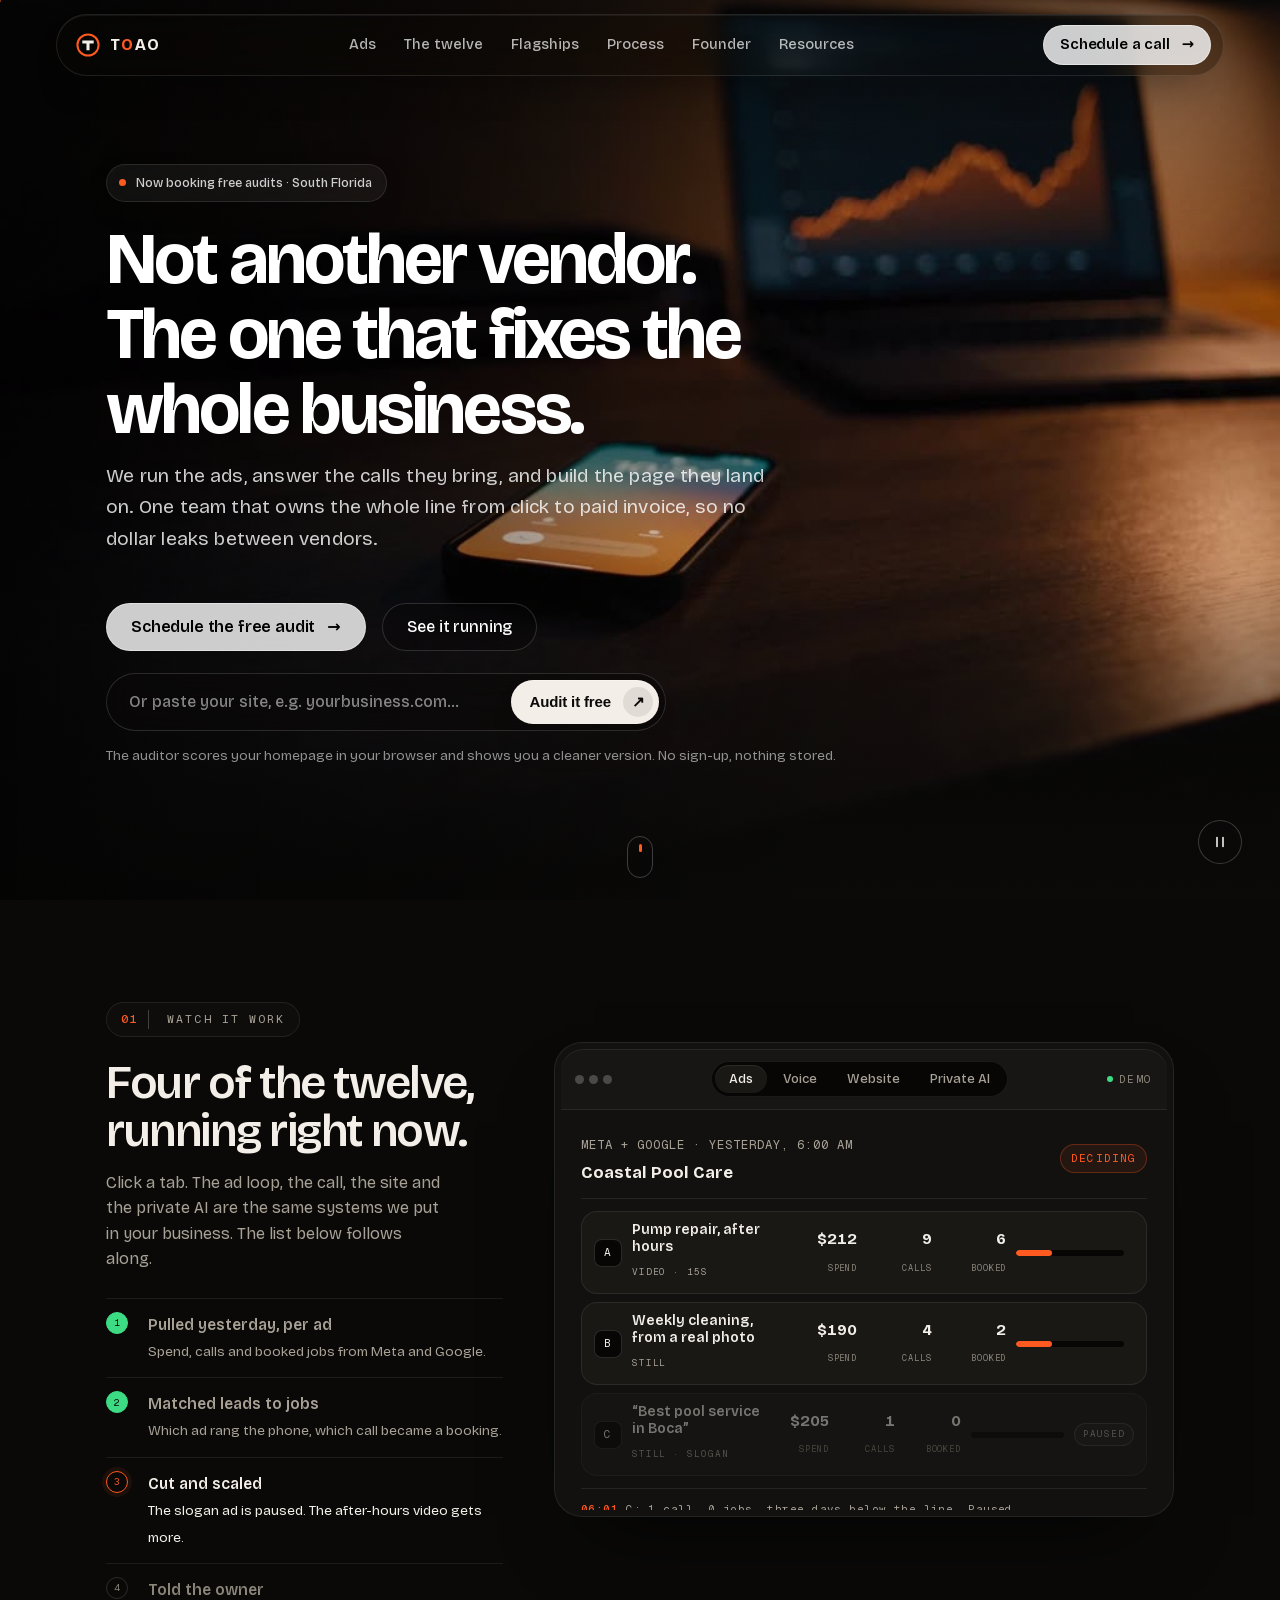
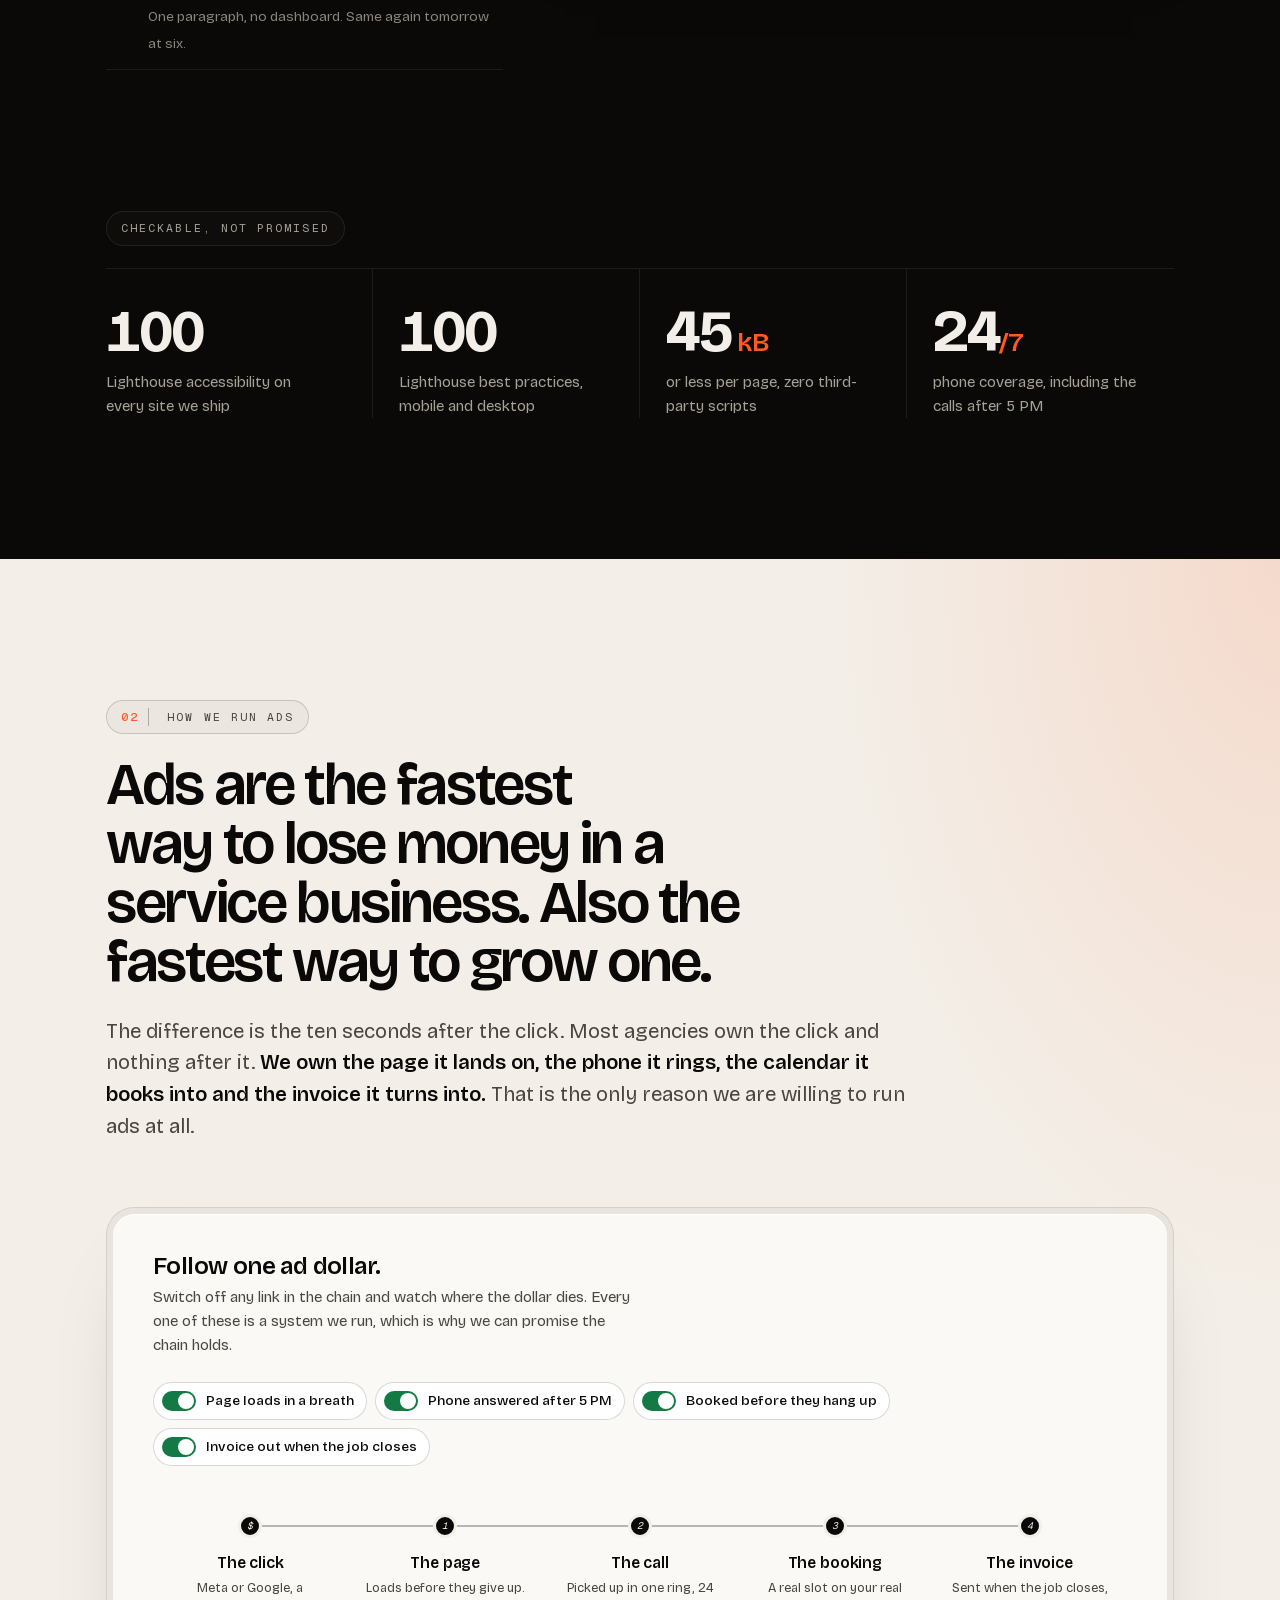
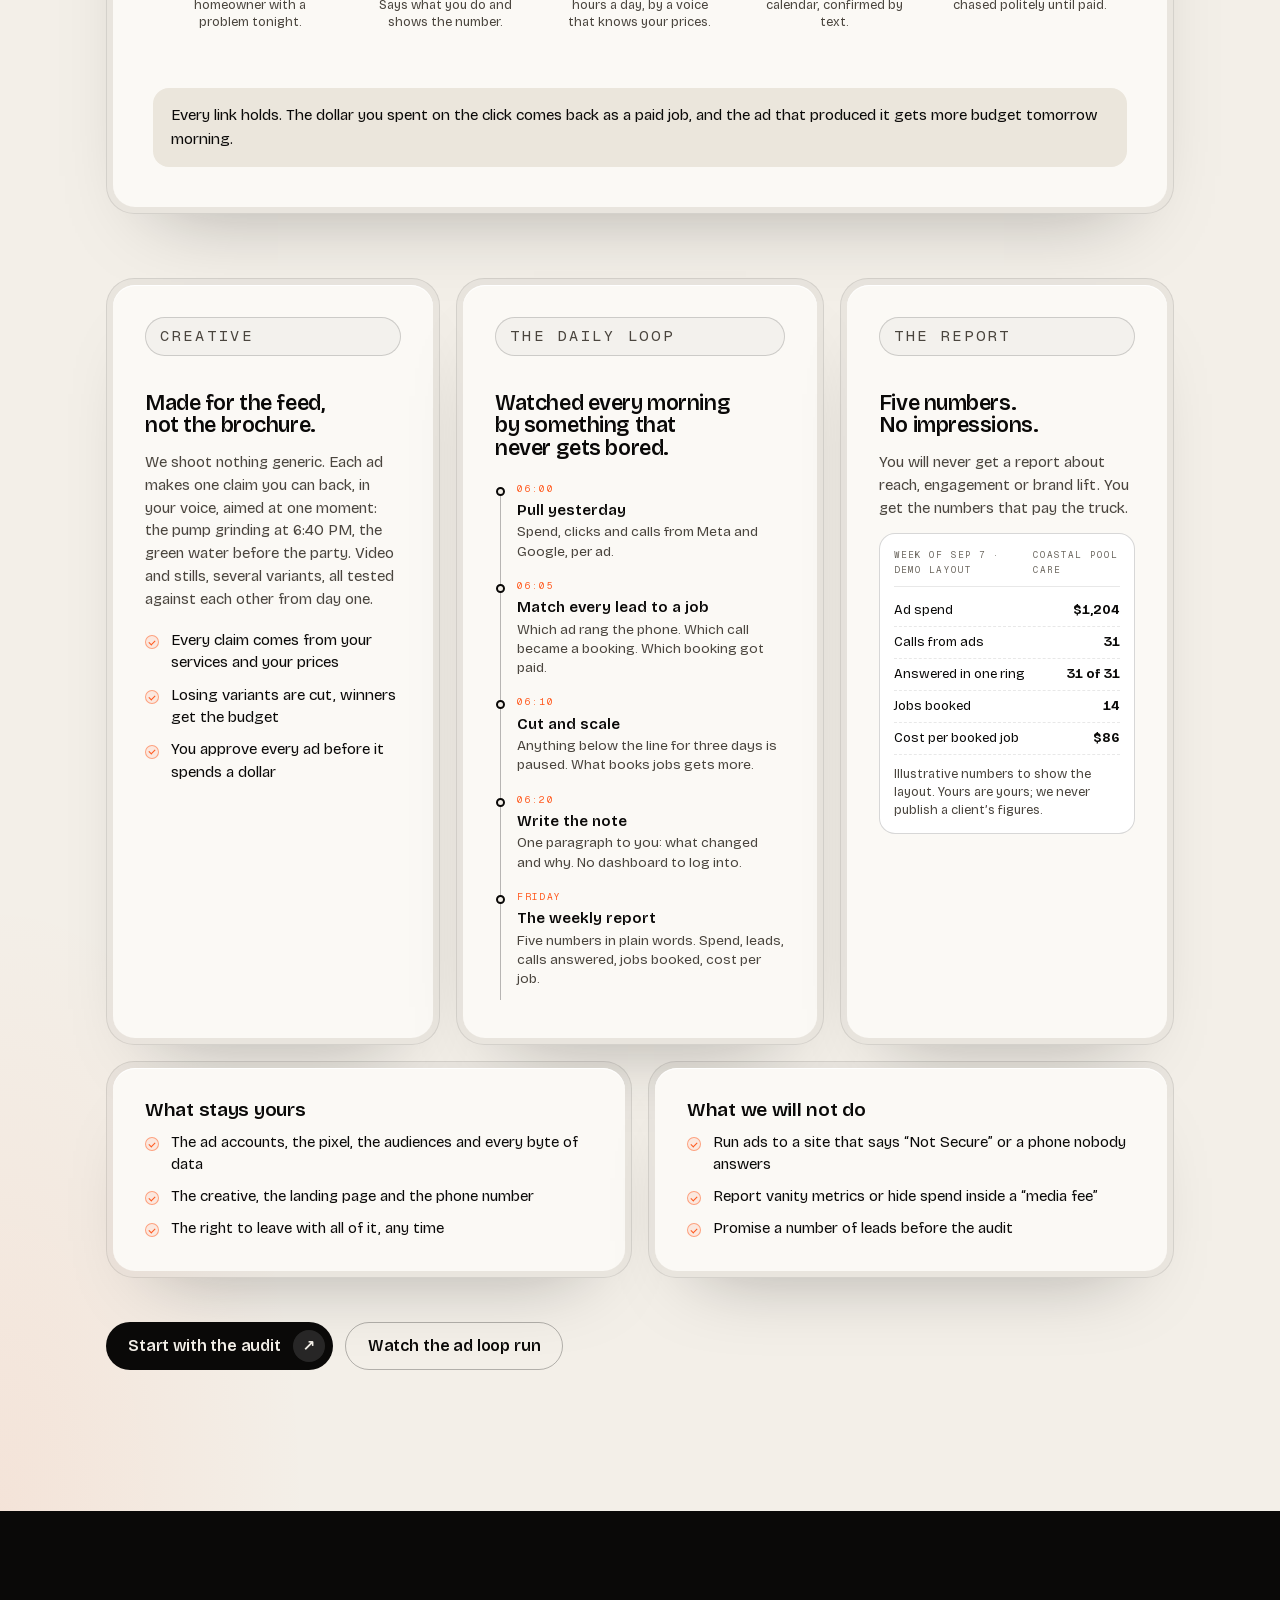
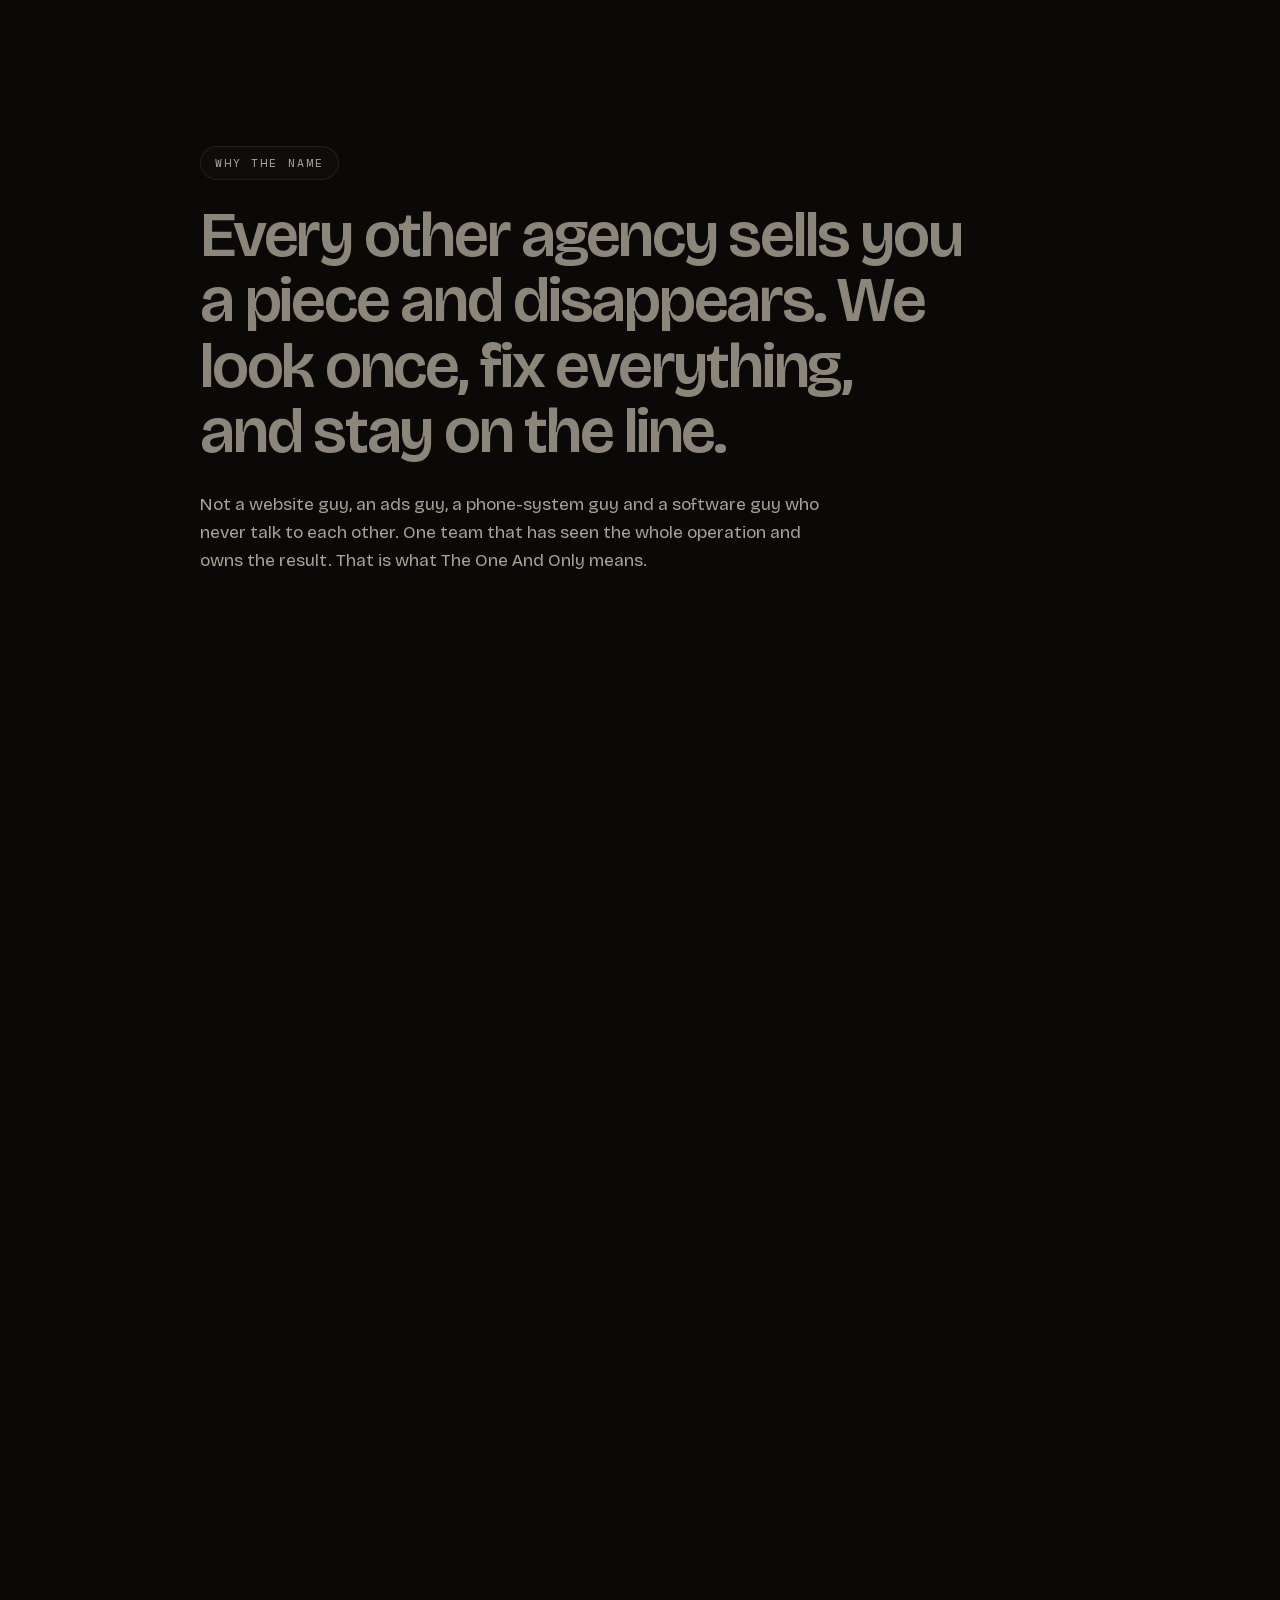
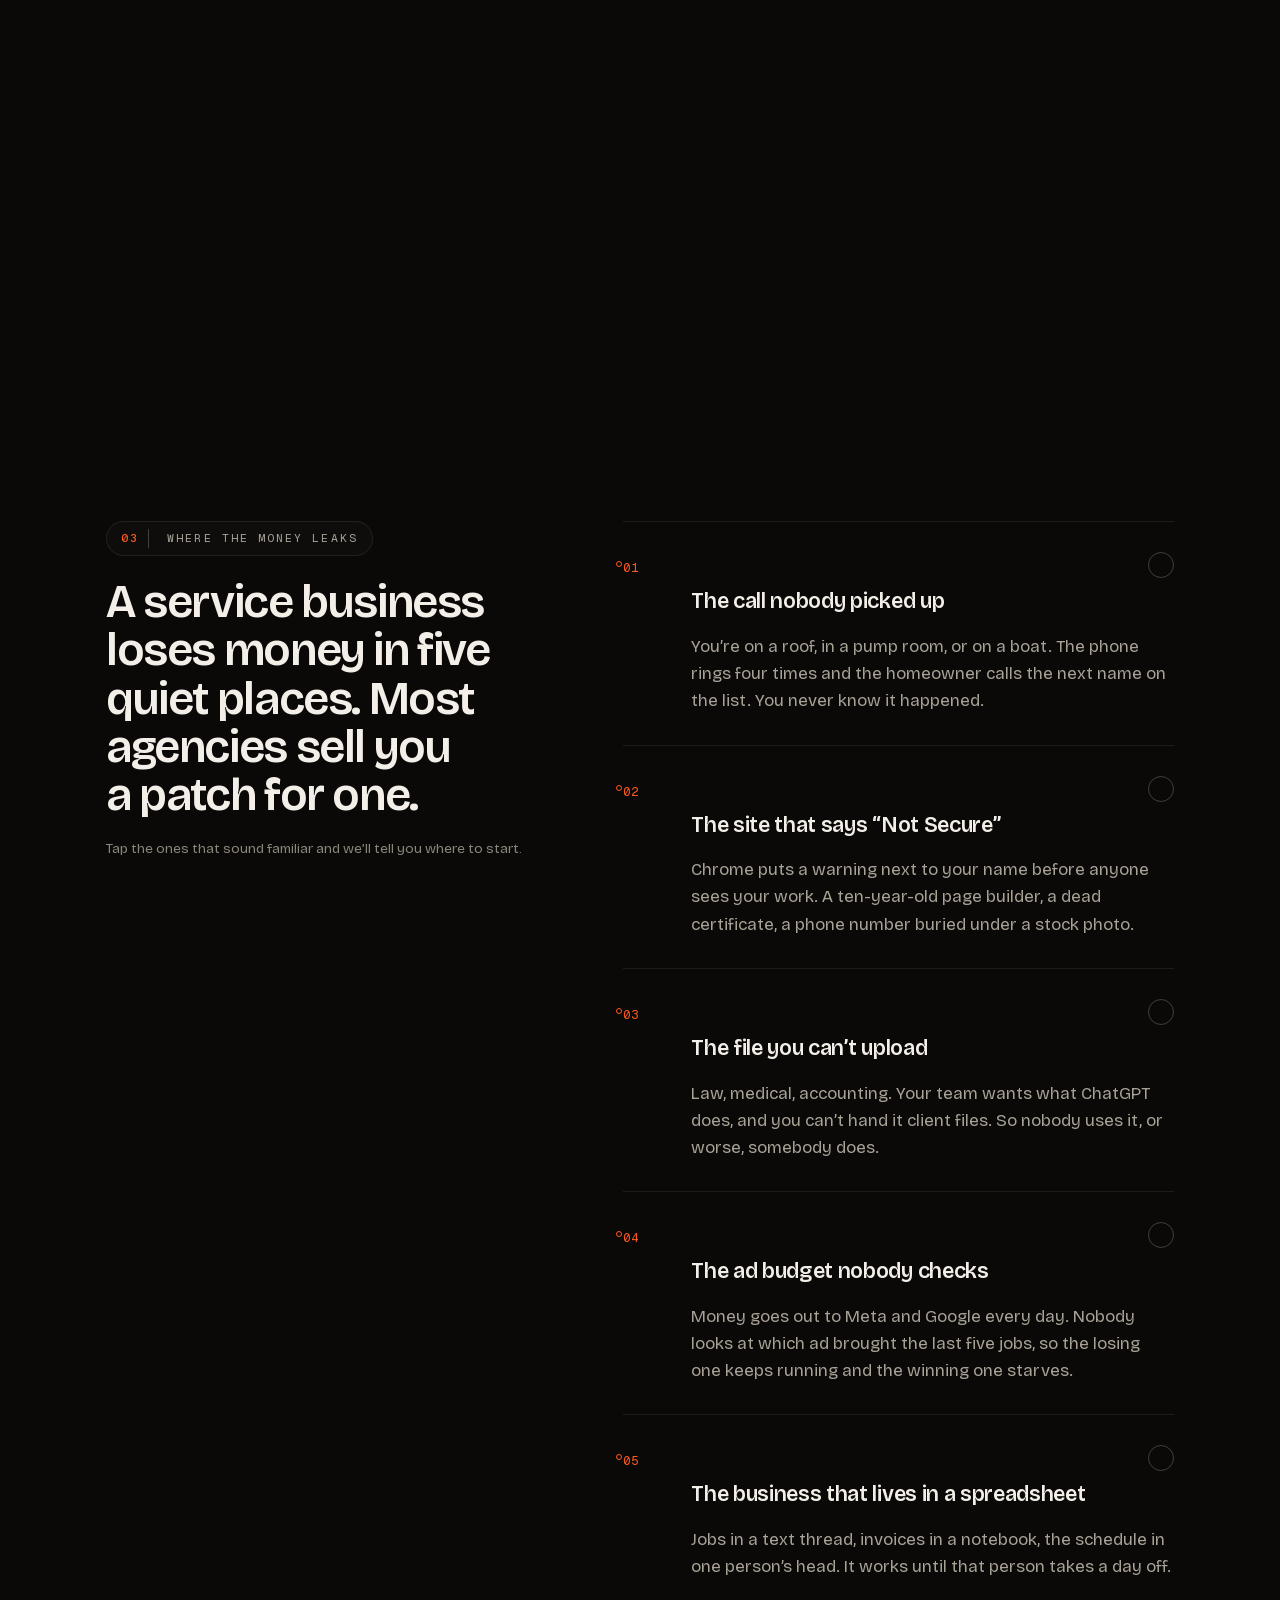
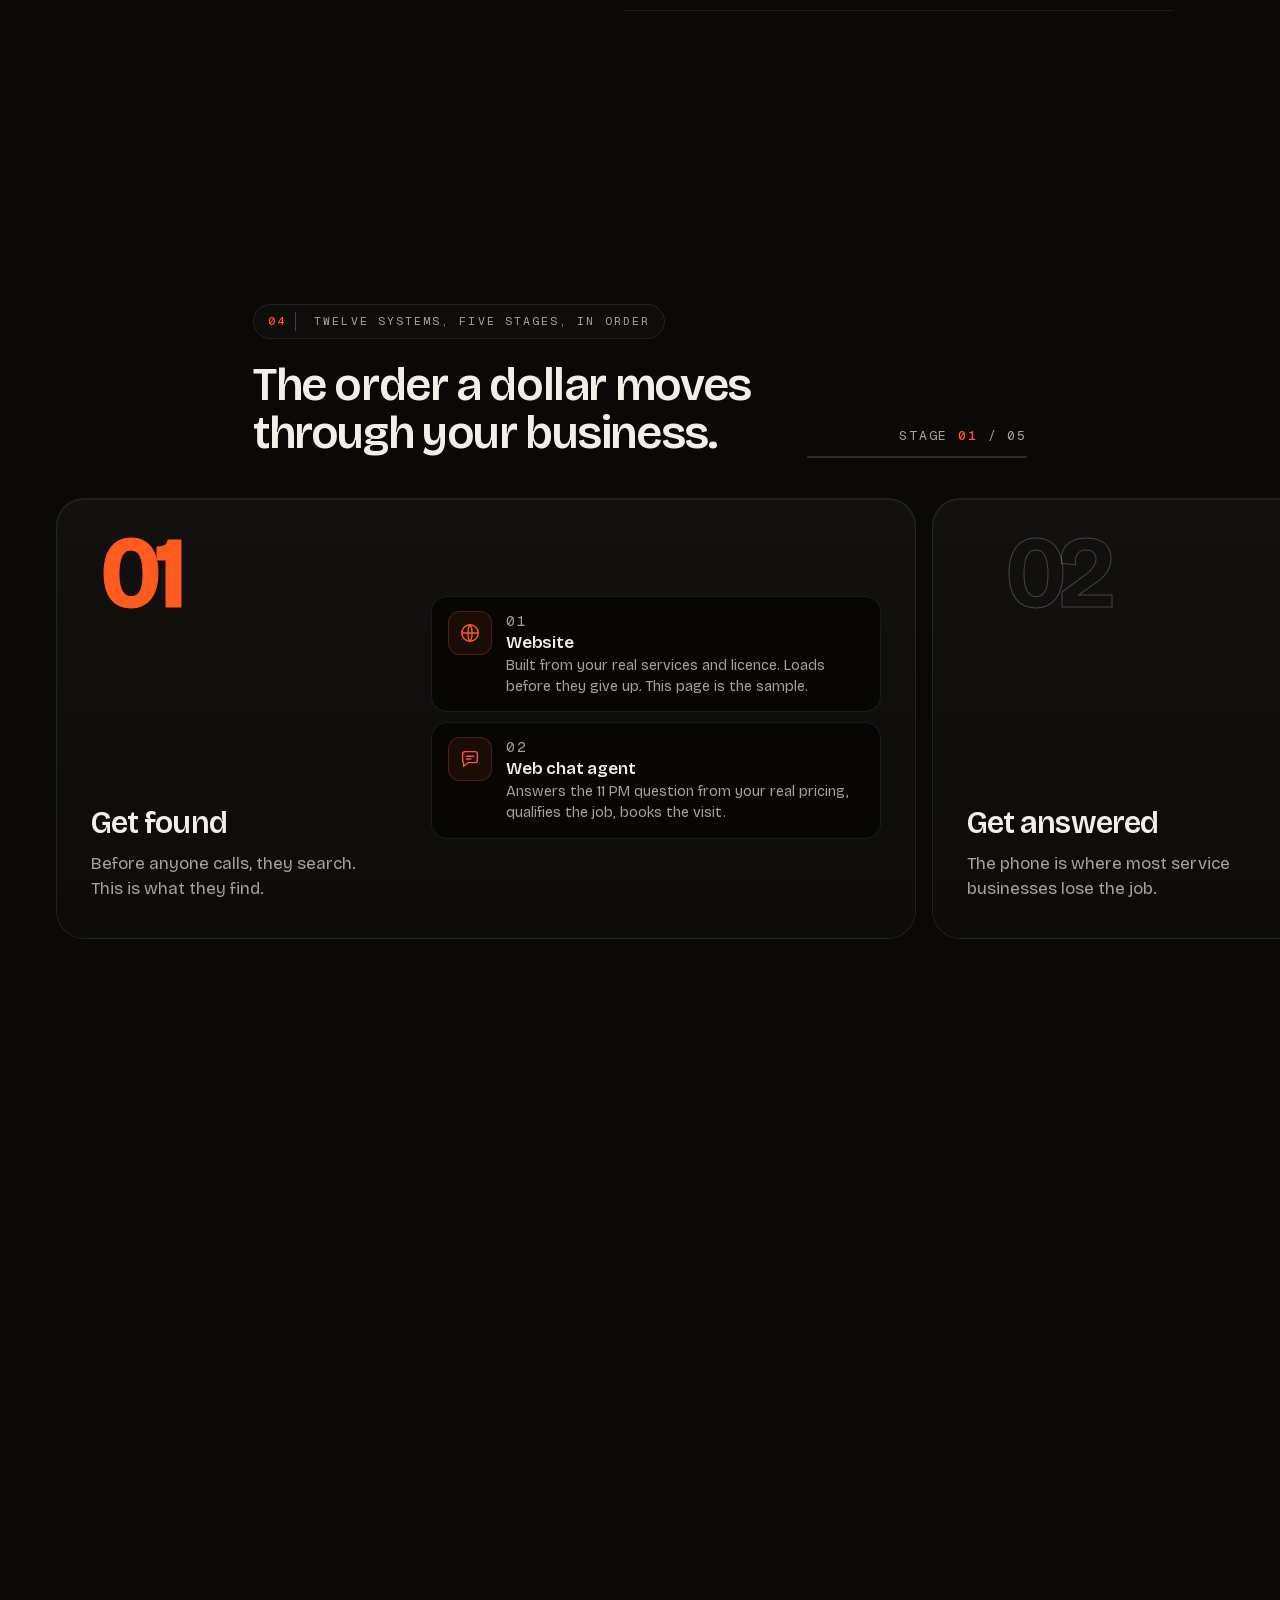
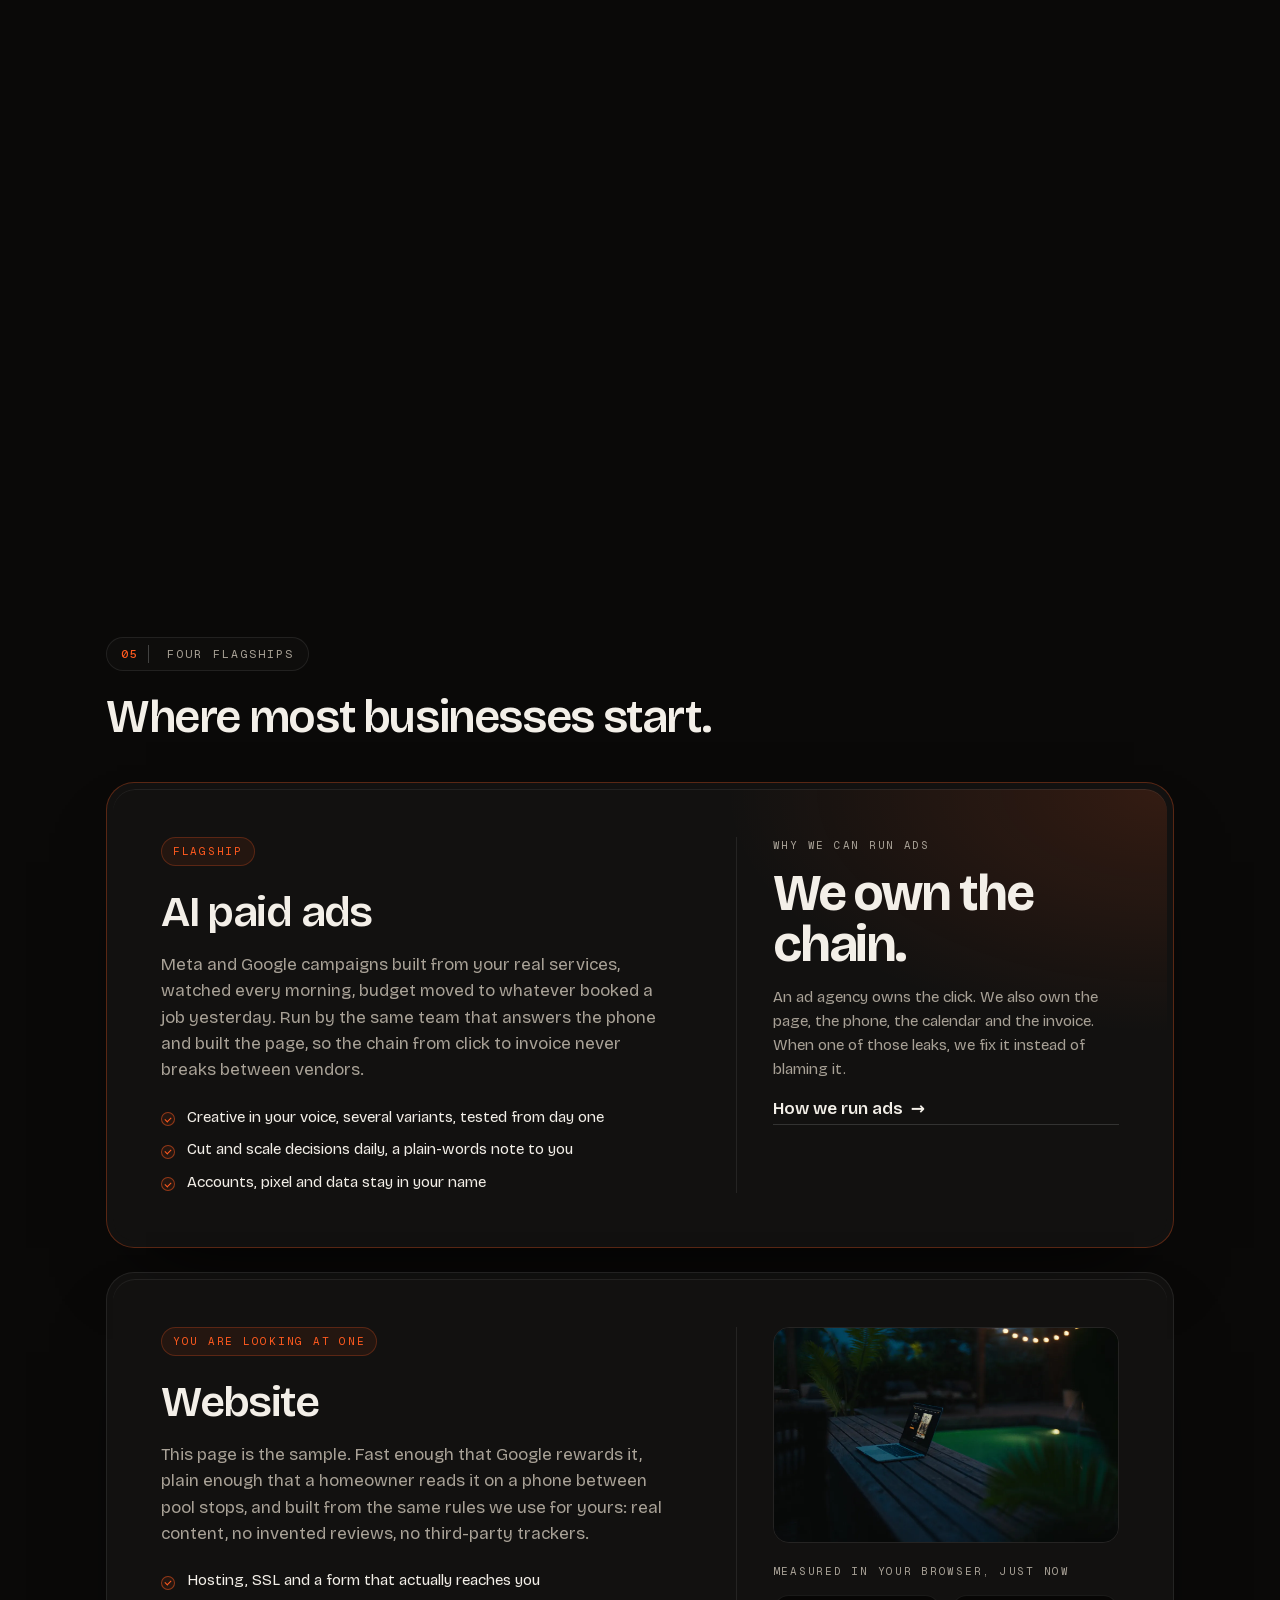
<file: index.html>
<!doctype html>
<html lang="en">
<head>
<meta charset="utf-8">
<meta name="viewport" content="width=device-width, initial-scale=1">
<title>TOAO · The one team that fixes the whole business</title>
<meta name="description" content="TOAO audits a service business once, shows what is possible, then closes every gap: website, voice agent, ads, private AI, dashboards and twelve systems in between. South Florida.">
<meta property="og:title" content="TOAO · The one team that fixes the whole business">
<meta property="og:description" content="Not another vendor. One team, twelve systems, in the order a dollar moves through your business.">
<meta property="og:type" content="website">
<meta property="og:url" content="https://toao.app/">
<meta property="og:image" content="https://toao.app/assets/og.jpg">
<meta name="twitter:card" content="summary_large_image">
<meta name="theme-color" content="#0a0908">
<link rel="icon" href="data:image/svg+xml,%3Csvg xmlns='http://www.w3.org/2000/svg' viewBox='0 0 64 64'%3E%3Crect width='64' height='64' rx='16' fill='%230a0908'/%3E%3Ccircle cx='32' cy='32' r='21' fill='none' stroke='%23ff5a1f' stroke-width='4.5'/%3E%3Cpath d='M20 23h24v6.5H35.2V44h-6.4V29.5H20z' fill='%23f3efe8'/%3E%3C/svg%3E">
<link rel="preload" href="assets/bricolage-400-700.woff2" as="font" type="font/woff2" crossorigin>
<link rel="stylesheet" href="assets/fonts.css">
<link rel="stylesheet" href="styles.css">
<link rel="stylesheet" href="motion.css">
<link rel="stylesheet" href="book.css">
<link rel="stylesheet" href="page.css">
<link rel="stylesheet" href="ads.css">
</head>
<body>
<a class="skip" href="#main">Skip to content</a>
<div class="grain" aria-hidden="true"></div>
<div class="progress" id="progress" aria-hidden="true"></div>
<header class="nav-wrap">
  <nav class="nav" aria-label="Primary">
    <a class="brand" href="#top" aria-label="TOAO home">
      <span class="brand-mark" aria-hidden="true"><svg viewBox="0 0 64 64" width="26" height="26" aria-hidden="true"><circle class="ring" cx="32" cy="32" r="26"/><path class="tee" d="M18 21h28v7.5H35.8V45h-7.6V28.5H18z"/></svg></span>
      <span class="brand-word">T<em>O</em>AO</span>
    </a>
    <div class="nav-links">
      <a href="#ads">Ads</a>
      <a href="#journey">The twelve</a>
      <a href="#flagships">Flagships</a>
      <a href="#process">Process</a>
      <a href="#founder">Founder</a>
      <a href="resources/index.html">Resources</a>
    </div>
    <a class="btn btn-sm btn-glass-light" href="#schedule">Schedule a call <span class="arrow" aria-hidden="true">→</span></a>
    <button class="burger" id="burger" aria-label="Open menu" aria-expanded="false" aria-controls="menu"><span></span><span></span></button>
  </nav>
</header>
<div class="menu" id="menu" hidden>
  <a href="#ads" style="--i:0">Ads</a>
  <a href="#journey" style="--i:1">The twelve</a>
  <a href="#flagships" style="--i:1">Flagships</a>
  <a href="#process" style="--i:2">Process</a>
  <a href="#founder" style="--i:3">Founder</a>
  <a href="#schedule" style="--i:4">Schedule a call</a>
</div>
<main id="main">
<!-- HERO -->
<section class="hero" id="top">
  <video class="hero-bg" id="heroVideo" muted loop playsinline preload="none" poster="assets/hero-poster.jpg" data-src="assets/hero.mp4" data-src-mobile="assets/hero-mobile.mp4" aria-hidden="true"></video>
  <div class="hero-shade" aria-hidden="true"></div>
  <div class="wrap">
    <div class="hero-inner">
      <p class="pill"><span class="pulse" aria-hidden="true"></span>Now booking free audits · South Florida</p>
      <h1>Not another vendor.<br>The one that fixes the whole business.</h1>
      <p class="lede">We run the ads, answer the calls they bring, and build the page they land on. One team that owns the whole line from click to paid invoice, so no dollar leaks between vendors.</p>
      <div class="cta-row">
        <a class="btn btn-glass-light" href="#schedule">Schedule the free audit <span class="arrow" aria-hidden="true">→</span></a>
        <a class="btn btn-glass-dark" href="#demo">See it running</a>
      </div>
      <form class="hero-audit" action="resources/website-audit.html" method="get">
        <input type="text" name="url" inputmode="url" autocomplete="url" placeholder="Or paste your site, e.g. yourbusiness.com…" spellcheck="false" aria-label="Your website address">
        <button class="btn" type="submit">Audit it free <span class="btn-ic" aria-hidden="true">↗</span></button>
      </form>
      <p class="hero-note">The auditor scores your homepage in your browser and shows you a cleaner version. No sign-up, nothing stored.</p>
    </div>
  </div>
  <button type="button" class="vid-toggle" id="vidToggle" aria-label="Pause background video" aria-pressed="false" hidden><svg viewBox="0 0 24 24" aria-hidden="true"><path class="ic-pause" d="M8 6v12M16 6v12"/><path class="ic-play" d="M8 5v14l11-7z"/></svg></button>
  <a class="cue" href="#demo" aria-label="Scroll"><span></span></a>
</section>
<!-- DEMO -->
<section class="demo" id="demo">
  <div class="wrap">
    <div class="demo-grid">
    <div class="demo-copy">
      <p class="eyebrow reveal"><span class="chap-n">01</span>Watch it work</p>
      <h2 class="reveal">Four of the twelve, running right now.</h2>
      <p class="muted reveal">Click a tab. The ad loop, the call, the site and the private AI are the same systems we put in your business. The list below follows along.</p>
      <ol class="demo-steps" id="demoSteps" aria-live="polite"></ol>
    </div>
    <div class="console bezel" id="console" aria-label="Live demo of the three flagship systems">
      <div class="bezel-in console-in">
        <div class="con-bar">
          <span class="con-dots" aria-hidden="true"><i></i><i></i><i></i></span>
          <div class="con-tabs" role="tablist" aria-label="Demo">
            <button role="tab" class="on" data-tab="ads" aria-selected="true">Ads</button>
            <button role="tab" data-tab="voice" aria-selected="false">Voice</button>
            <button role="tab" data-tab="site" aria-selected="false">Website</button>
            <button role="tab" data-tab="ai" aria-selected="false">Private AI</button>
          </div>
          <span class="con-live"><i aria-hidden="true"></i>demo</span>
        </div>
        <div class="con-body">
          <section class="pane on" data-pane="ads" role="tabpanel">
            <div class="ads-head"><div><span class="mono">Meta + Google · yesterday, 6:00 AM</span><strong>Coastal Pool Care</strong></div><span class="chip chip-live" id="adsState">reading</span></div>
            <ul class="adrows" id="adrows">
              <li data-v="A"><span class="adv">A</span><div class="adm"><b>Pump repair, after hours</b><span class="mono">video · 15s</span></div><div class="adk"><b data-k="212" data-pre="$">$0</b><span>spend</span></div><div class="adk"><b data-k="9">0</b><span>calls</span></div><div class="adk"><b data-k="6">0</b><span>booked</span></div><div class="adbar"><i style="--w:33%"></i></div><span class="chip adflag" hidden></span></li>
              <li data-v="B"><span class="adv">B</span><div class="adm"><b>Weekly cleaning, from a real photo</b><span class="mono">still</span></div><div class="adk"><b data-k="190" data-pre="$">$0</b><span>spend</span></div><div class="adk"><b data-k="4">0</b><span>calls</span></div><div class="adk"><b data-k="2">0</b><span>booked</span></div><div class="adbar"><i style="--w:33%"></i></div><span class="chip adflag" hidden></span></li>
              <li data-v="C"><span class="adv">C</span><div class="adm"><b>“Best pool service in Boca”</b><span class="mono">still · slogan</span></div><div class="adk"><b data-k="205" data-pre="$">$0</b><span>spend</span></div><div class="adk"><b data-k="1">0</b><span>calls</span></div><div class="adk"><b data-k="0">0</b><span>booked</span></div><div class="adbar"><i style="--w:33%"></i></div><span class="chip adflag" hidden></span></li>
            </ul>
            <div class="adlog" id="adlog" aria-live="polite"></div>
          </section>
          <section class="pane" data-pane="voice" role="tabpanel" hidden>
            <div class="call-head">
              <div><span class="mono">Incoming · 6:42 PM · after hours</span><strong>Coastal Pool Care</strong></div>
              <span class="call-live"><i class="wave" id="wave" aria-hidden="true"><b></b><b></b><b></b><b></b></i><span class="chip chip-live" id="callState">ringing</span></span>
            </div>
            <ol class="transcript" id="transcript" aria-live="polite"></ol>
            <div class="call-foot" id="callFoot" hidden>
              <span class="chip chip-ok">Job booked · Thu 9:00</span>
              <span class="chip">Text sent</span>
              <span class="chip">Owner notified</span>
            </div>
          </section>
          <section class="pane" data-pane="site" role="tabpanel" hidden>
            <div class="browser">
              <div class="browser-bar"><span class="lock" aria-hidden="true"></span><span class="mono">coastal-pool-care.demo</span></div>
              <div class="browser-page">
                <div class="bp-nav"><b></b><i></i><i></i><i></i><u></u></div>
                <div class="bp-hero"><h4>Pool service in Boca, on schedule.</h4><p>Weekly cleaning, repairs and resurfacing. Licensed and insured.</p><span class="bp-cta">Get a quote</span></div>
                <div class="bp-tiles"><span></span><span></span><span></span></div>
              </div>
            </div>
            <ul class="scores" id="scores">
              <li><b data-count="100">0</b><span>Accessibility</span></li>
              <li><b data-count="100">0</b><span>Best practices</span></li>
              <li><b data-count="41" data-suffix=" kB">0</b><span>Page weight</span></li>
              <li><b data-count="0">0</b><span>Third-party scripts</span></li>
            </ul>
          </section>
          <section class="pane" data-pane="ai" role="tabpanel" hidden>
            <div class="ai-head"><span class="mono">Private AI · your documents</span><span class="chip">local model</span></div>
            <div class="ai-thread" aria-live="polite">
              <div class="ai-q"><span id="aiQ"></span></div>
              <div class="ai-a" id="aiA" hidden>
                <p>Three engagement letters expire before December:</p>
                <ul>
                  <li><span class="mono">engagements/2026/harbor-marine.pdf</span><em>Oct 31</em></li>
                  <li><span class="mono">engagements/2026/keller-family-trust.pdf</span><em>Nov 15</em></li>
                  <li><span class="mono">engagements/2026/palm-dental-group.pdf</span><em>Nov 30</em></li>
                </ul>
                <p class="ai-src">Cited from 3 files · 0 bytes left the building</p>
              </div>
            </div>
          </section>
        </div>
      </div>
    </div>
    </div>
  </div>
</section>
<!-- PROOF -->
<section class="proof">
  <div class="wrap">
    <p class="eyebrow reveal">Checkable, not promised</p>
    <ul class="proof-grid">
      <li class="reveal"><b class="num" data-count="100">0</b><span>Lighthouse accessibility on every site we ship</span></li>
      <li class="reveal"><b class="num" data-count="100">0</b><span>Lighthouse best practices, mobile and desktop</span></li>
      <li class="reveal"><b class="num"><span data-count="45">0</span><small> kB</small></b><span>or less per page, zero third-party scripts</span></li>
      <li class="reveal"><b class="num">24<small>/7</small></b><span>phone coverage, including the calls after 5 PM</span></li>
    </ul>
  </div>
</section>
<!-- ADS CHAPTER -->
<section class="ads" id="ads">
  <div class="wrap">
    <p class="eyebrow reveal"><span class="chap-n">02</span>How we run ads</p>
    <h2 class="h-xl reveal">Ads are the fastest way to lose money in a service business. Also the fastest way to grow one.</h2>
    <p class="ads-lede reveal">The difference is the ten seconds after the click. Most agencies own the click and nothing after it. <b>We own the page it lands on, the phone it rings, the calendar it books into and the invoice it turns into.</b> That is the only reason we are willing to run ads at all.</p>

    <div class="bezel tracer reveal" id="tracer"><div class="bezel-in">
      <div class="tracer-head">
        <div><h3>Follow one ad dollar.</h3><p>Switch off any link in the chain and watch where the dollar dies. Every one of these is a system we run, which is why we can promise the chain holds.</p></div>
        <div class="toggles">
          <button type="button" class="tog" data-node="1" aria-pressed="true"><i aria-hidden="true"></i>Page loads in a breath</button>
          <button type="button" class="tog" data-node="2" aria-pressed="true"><i aria-hidden="true"></i>Phone answered after 5 PM</button>
          <button type="button" class="tog" data-node="3" aria-pressed="true"><i aria-hidden="true"></i>Booked before they hang up</button>
          <button type="button" class="tog" data-node="4" aria-pressed="true"><i aria-hidden="true"></i>Invoice out when the job closes</button>
        </div>
      </div>
      <div class="funnel" id="funnel">
        <div class="node" data-n="0"><i>$</i><b>The click</b><span>Meta or Google, a homeowner with a problem tonight.</span><em></em></div>
        <div class="node" data-n="1"><i>1</i><b>The page</b><span>Loads before they give up. Says what you do and shows the number.</span><em></em></div>
        <div class="node" data-n="2"><i>2</i><b>The call</b><span>Picked up in one ring, 24 hours a day, by a voice that knows your prices.</span><em></em></div>
        <div class="node" data-n="3"><i>3</i><b>The booking</b><span>A real slot on your real calendar, confirmed by text.</span><em></em></div>
        <div class="node" data-n="4"><i>4</i><b>The invoice</b><span>Sent when the job closes, chased politely until paid.</span><em></em></div>
      </div>
      <p class="tracer-out" id="tracerOut">Every link holds. The dollar you spent on the click comes back as a paid job, and the ad that produced it gets more budget tomorrow morning.</p>
    </div></div>

    <div class="ads-grid">
      <article class="bezel reveal"><div class="bezel-in">
        <p class="eyebrow">Creative</p>
        <h3>Made for the feed, not the brochure.</h3>
        <p>We shoot nothing generic. Each ad makes one claim you can back, in your voice, aimed at one moment: the pump grinding at 6:40 PM, the green water before the party. Video and stills, several variants, all tested against each other from day one.</p>
        <ul class="checks">
          <li>Every claim comes from your services and your prices</li>
          <li>Losing variants are cut, winners get the budget</li>
          <li>You approve every ad before it spends a dollar</li>
        </ul>
      </div></article>
      <article class="bezel reveal loop"><div class="bezel-in">
        <p class="eyebrow">The daily loop</p>
        <h3>Watched every morning by something that never gets bored.</h3>
        <ol class="loop-list" id="loopList"><i class="loop-line" aria-hidden="true"></i>
          <li><span class="mono">06:00</span><b>Pull yesterday</b><span>Spend, clicks and calls from Meta and Google, per ad.</span></li>
          <li><span class="mono">06:05</span><b>Match every lead to a job</b><span>Which ad rang the phone. Which call became a booking. Which booking got paid.</span></li>
          <li><span class="mono">06:10</span><b>Cut and scale</b><span>Anything below the line for three days is paused. What books jobs gets more.</span></li>
          <li><span class="mono">06:20</span><b>Write the note</b><span>One paragraph to you: what changed and why. No dashboard to log into.</span></li>
          <li><span class="mono">Friday</span><b>The weekly report</b><span>Five numbers in plain words. Spend, leads, calls answered, jobs booked, cost per job.</span></li>
        </ol>
      </div></article>
      <article class="bezel reveal"><div class="bezel-in">
        <p class="eyebrow">The report</p>
        <h3>Five numbers. No impressions.</h3>
        <p>You will never get a report about reach, engagement or brand lift. You get the numbers that pay the truck.</p>
        <div class="report" aria-label="Example of the weekly report layout">
          <div class="rh"><span>Week of Sep 7 · demo layout</span><span>Coastal Pool Care</span></div>
          <div class="rr"><span>Ad spend</span><b>$1,204</b></div>
          <div class="rr"><span>Calls from ads</span><b>31</b></div>
          <div class="rr"><span>Answered in one ring</span><b>31 of 31</b></div>
          <div class="rr"><span>Jobs booked</span><b>14</b></div>
          <div class="rr"><span>Cost per booked job</span><b>$86</b></div>
          <p class="rn">Illustrative numbers to show the layout. Yours are yours; we never publish a client’s figures.</p>
        </div>
      </div></article>
    </div>

    <div class="ads-foot">
      <div class="bezel reveal"><div class="bezel-in">
        <h3>What stays yours</h3>
        <ul class="checks">
          <li>The ad accounts, the pixel, the audiences and every byte of data</li>
          <li>The creative, the landing page and the phone number</li>
          <li>The right to leave with all of it, any time</li>
        </ul>
      </div></div>
      <div class="bezel reveal"><div class="bezel-in">
        <h3>What we will not do</h3>
        <ul class="checks">
          <li>Run ads to a site that says “Not Secure” or a phone nobody answers</li>
          <li>Report vanity metrics or hide spend inside a “media fee”</li>
          <li>Promise a number of leads before the audit</li>
        </ul>
      </div></div>
    </div>
    <div class="ads-cta reveal">
      <a class="btn" href="#schedule">Start with the audit <span class="btn-ic" aria-hidden="true">↗</span></a>
      <a class="btn btn-ghost" href="#demo">Watch the ad loop run</a>
    </div>
  </div>
</section>
<!-- STATEMENT (scroll-scrubbed) -->
<section class="statement" id="why">
  <div class="statement-pin">
    <div class="wrap">
      <p class="eyebrow">Why the name</p>
      <h2 class="statement-h" id="statementText">Every other agency sells you a piece and disappears. We look once, fix everything, and stay on the line.</h2>
      <p class="statement-p">Not a website guy, an ads guy, a phone-system guy and a software guy who never talk to each other. One team that has seen the whole operation and owns the result. That is what The One And Only means.</p>
    </div>
  </div>
</section>
<!-- LEAKS -->
<section class="problem" id="leaks-section">
  <div class="wrap">
    <div class="split">
      <div class="split-l sticky-l">
        <p class="eyebrow reveal"><span class="chap-n">03</span>Where the money leaks</p>
        <h2 class="reveal">A service business loses money in five quiet places. Most agencies sell you a patch for one.</h2>
        <p class="leak-hint reveal">Tap the ones that sound familiar and we’ll tell you where to start.</p>
        <div class="finder" id="finder" hidden>
          <span class="mono">Where we’d start</span>
          <b id="finderStage"></b>
          <p id="finderWhy"></p>
          <div class="row"><a class="btn btn-sm" href="#journey">See the stage <span class="btn-ic" aria-hidden="true">↓</span></a><a class="btn btn-sm btn-ghost" href="#schedule">Schedule the audit</a></div>
        </div>
      </div>
      <div class="split-r leaks" id="leaks">
        <i class="leak-line" aria-hidden="true"></i>
        <div class="leak reveal"><span class="mono">01</span><h3>The call nobody picked up</h3><p>You’re on a roof, in a pump room, or on a boat. The phone rings four times and the homeowner calls the next name on the list. You never know it happened.</p></div>
        <div class="leak reveal"><span class="mono">02</span><h3>The site that says “Not Secure”</h3><p>Chrome puts a warning next to your name before anyone sees your work. A ten-year-old page builder, a dead certificate, a phone number buried under a stock photo.</p></div>
        <div class="leak reveal"><span class="mono">03</span><h3>The file you can’t upload</h3><p>Law, medical, accounting. Your team wants what ChatGPT does, and you can’t hand it client files. So nobody uses it, or worse, somebody does.</p></div>
        <div class="leak reveal"><span class="mono">04</span><h3>The ad budget nobody checks</h3><p>Money goes out to Meta and Google every day. Nobody looks at which ad brought the last five jobs, so the losing one keeps running and the winning one starves.</p></div>
        <div class="leak reveal"><span class="mono">05</span><h3>The business that lives in a spreadsheet</h3><p>Jobs in a text thread, invoices in a notebook, the schedule in one person’s head. It works until that person takes a day off.</p></div>
      </div>
    </div>
  </div>
</section>
<!-- JOURNEY (pinned horizontal) -->
<section class="journey" id="journey">
  <div class="journey-pin">
    <div class="wrap journey-head">
      <div>
        <p class="eyebrow"><span class="chap-n">04</span>Twelve systems, five stages, in order</p>
        <h2>The order a dollar moves through your business.</h2>
      </div>
      <div class="journey-meter">
        <span class="mono">Stage <b id="jIndex">01</b> / 05</span>
        <i class="journey-bar"><b id="jBar"></b></i>
      </div>
    </div>
    <div class="journey-track" id="jTrack">
      <article class="stage">
        <div class="stage-l"><span class="stage-n">01</span><h3>Get found</h3><p>Before anyone calls, they search. This is what they find.</p></div>
        <div class="stage-r">
        <div class="sys"><span class="sys-ic"><svg class="glyph" viewBox="0 0 24 24" aria-hidden="true"><circle cx="12" cy="12" r="9"/><path d="M3 12h18M12 3c3 3.5 3 14.5 0 18M12 3c-3 3.5-3 14.5 0 18"/></svg></span><div><p class="mono sys-n">01</p><h4>Website</h4><p>Built from your real services and licence. Loads before they give up. This page is the sample.</p></div></div>
        <div class="sys"><span class="sys-ic"><svg class="glyph" viewBox="0 0 24 24" aria-hidden="true"><path d="M4 6.5A2.5 2.5 0 0 1 6.5 4h11A2.5 2.5 0 0 1 20 6.5v7a2.5 2.5 0 0 1-2.5 2.5H10l-5 4v-4A2.5 2.5 0 0 1 4 13.5z"/><path d="M8 9h8M8 12h5"/></svg></span><div><p class="mono sys-n">02</p><h4>Web chat agent</h4><p>Answers the 11 PM question from your real pricing, qualifies the job, books the visit.</p></div></div>
        </div>
      </article>
      <article class="stage">
        <div class="stage-l"><span class="stage-n">02</span><h3>Get answered</h3><p>The phone is where most service businesses lose the job.</p></div>
        <div class="stage-r">
        <div class="sys"><span class="sys-ic"><svg class="glyph" viewBox="0 0 24 24" aria-hidden="true"><path d="M6.5 3h3l1.5 4-2 1.5a12 12 0 0 0 6.5 6.5L17 13l4 1.5v3a2 2 0 0 1-2 2A16 16 0 0 1 4.5 5a2 2 0 0 1 2-2z"/></svg></span><div><p class="mono sys-n">03</p><h4>Voice agent</h4><p>A trained voice on your line, 24 hours a day. Answers by name, books, texts, reports.</p></div></div>
        <div class="sys"><span class="sys-ic"><svg class="glyph" viewBox="0 0 24 24" aria-hidden="true"><path d="M4 5.5A1.5 1.5 0 0 1 5.5 4h13A1.5 1.5 0 0 1 20 5.5v9a1.5 1.5 0 0 1-1.5 1.5H9l-4 3.5V16"/><path d="M8 8.5h8M8 11.5h4"/><path d="M16 19l2 2 3-4"/></svg></span><div><p class="mono sys-n">04</p><h4>Missed-call text-back</h4><p>If a call ever slips, a text goes out in seconds and the conversation keeps going.</p></div></div>
        </div>
      </article>
      <article class="stage">
        <div class="stage-l"><span class="stage-n">03</span><h3>Get booked and priced</h3><p>From first contact to a job on the calendar with a number on it.</p></div>
        <div class="stage-r">
        <div class="sys"><span class="sys-ic"><svg class="glyph" viewBox="0 0 24 24" aria-hidden="true"><rect x="3.5" y="5" width="17" height="15.5" rx="2.5"/><path d="M3.5 9.5h17M8 3v4M16 3v4"/><path d="M9 14l2 2 4-4"/></svg></span><div><p class="mono sys-n">05</p><h4>Scheduling</h4><p>Jobs land on the calendar without phone tag. Reminders, reschedules, the day’s route.</p></div></div>
        <div class="sys"><span class="sys-ic"><svg class="glyph" viewBox="0 0 24 24" aria-hidden="true"><path d="M6 3.5h9l4 4v13H6z"/><path d="M15 3.5v4h4"/><path d="M9 11h6M9 14h6M9 17h3"/></svg></span><div><p class="mono sys-n">06</p><h4>Quotes and estimates</h4><p>Photos and a few answers in, a priced estimate out, approved from their phone.</p></div></div>
        </div>
      </article>
      <article class="stage">
        <div class="stage-l"><span class="stage-n">04</span><h3>Grow and get paid</h3><p>More of the right jobs, and the money actually arrives.</p></div>
        <div class="stage-r">
        <div class="sys"><span class="sys-ic"><svg class="glyph" viewBox="0 0 24 24" aria-hidden="true"><path d="M4 10v4a1 1 0 0 0 1 1h2l6 4V5L7 9H5a1 1 0 0 0-1 1z"/><path d="M16 9a4 4 0 0 1 0 6M18.5 6.5a8 8 0 0 1 0 11"/></svg></span><div><p class="mono sys-n">07 · flagship</p><h4>AI paid ads</h4><p>Meta and Google watched daily. Budget moves to what books jobs. You own the accounts.</p></div></div>
        <div class="sys"><span class="sys-ic"><svg class="glyph" viewBox="0 0 24 24" aria-hidden="true"><path d="M12 3.5l2.6 5.4 5.9.8-4.3 4.1 1.1 5.9L12 16.9l-5.3 2.8 1.1-5.9-4.3-4.1 5.9-.8z"/></svg></span><div><p class="mono sys-n">08</p><h4>Reviews and reputation</h4><p>Every finished job asks for the review. Every review gets an answer in your voice.</p></div></div>
        <div class="sys"><span class="sys-ic"><svg class="glyph" viewBox="0 0 24 24" aria-hidden="true"><path d="M6 3.5h12v17l-2-1.5-2 1.5-2-1.5-2 1.5-2-1.5-2 1.5z"/><path d="M9 8h6M9 11.5h6M9 15h3"/></svg></span><div><p class="mono sys-n">09</p><h4>Invoicing and collections</h4><p>Invoice out when the job closes, chased politely until paid.</p></div></div>
        </div>
      </article>
      <article class="stage">
        <div class="stage-l"><span class="stage-n">05</span><h3>Know and own it</h3><p>The whole operation on one screen, and everything in your name.</p></div>
        <div class="stage-r">
        <div class="sys"><span class="sys-ic"><svg class="glyph" viewBox="0 0 24 24" aria-hidden="true"><rect x="5" y="10.5" width="14" height="10" rx="2.5"/><path d="M8 10.5V7.5a4 4 0 0 1 8 0v3M12 14.5v2.5"/></svg></span><div><p class="mono sys-n">10</p><h4>Private AI</h4><p>Ask anything across every file you own, cited. Runs on hardware you control.</p></div></div>
        <div class="sys"><span class="sys-ic"><svg class="glyph" viewBox="0 0 24 24" aria-hidden="true"><path d="M4 20h16"/><rect x="6" y="11" width="3" height="7" rx=".8"/><rect x="11" y="7" width="3" height="11" rx=".8"/><rect x="16" y="4" width="3" height="14" rx=".8"/></svg></span><div><p class="mono sys-n">11</p><h4>Dashboards</h4><p>Calls, jobs, ad spend, invoices and cash on one screen, live.</p></div></div>
        <div class="sys"><span class="sys-ic"><svg class="glyph" viewBox="0 0 24 24" aria-hidden="true"><path d="M8.5 7L4 12l4.5 5M15.5 7L20 12l-4.5 5M13.5 5l-3 14"/></svg></span><div><p class="mono sys-n">12</p><h4>Custom software</h4><p>The portal, the calculator, the integration. Scoped in writing, built in your name.</p></div></div>
        </div>
      </article>
      <article class="stage stage-end">
        <div class="stage-l"><p class="stop-k mono">And then</p><h3>We stay on the line.</h3><p>Take one system or all twelve. The audit tells you which gap is bleeding first.</p><a class="btn" href="#schedule">Schedule the audit <span class="btn-ic" aria-hidden="true">↗</span></a></div>
      </article>
    </div>
  </div>
</section>
<!-- FLAGSHIPS (stacking) -->
<section class="flagships" id="flagships">
  <div class="wrap">
    <p class="eyebrow reveal"><span class="chap-n">05</span>Four flagships</p>
    <h2 class="reveal">Where most businesses start.</h2>
  </div>
  <div class="wrap stack">
    <article class="bezel stack-card stack-hi"><div class="bezel-in">
      <div class="stack-copy">
        <span class="tag">Flagship</span>
        <h3>AI paid ads</h3>
        <p class="card-lede">Meta and Google campaigns built from your real services, watched every morning, budget moved to whatever booked a job yesterday. Run by the same team that answers the phone and built the page, so the chain from click to invoice never breaks between vendors.</p>
        <ul class="checks">
          <li>Creative in your voice, several variants, tested from day one</li>
          <li>Cut and scale decisions daily, a plain-words note to you</li>
          <li>Accounts, pixel and data stay in your name</li>
        </ul>
      </div>
      <div class="stack-side">
        <p class="mono side-k">Why we can run ads</p>
        <p class="side-big">We own the chain.</p>
        <p class="side-note">An ad agency owns the click. We also own the page, the phone, the calendar and the invoice. When one of those leaks, we fix it instead of blaming it.</p>
        <a class="link" href="#ads">How we run ads <span aria-hidden="true">→</span></a>
      </div>
    </div></article>
    <article class="bezel stack-card"><div class="bezel-in">
      <div class="stack-copy">
        <span class="tag">You are looking at one</span>
        <h3>Website</h3>
        <p class="card-lede">This page is the sample. Fast enough that Google rewards it, plain enough that a homeowner reads it on a phone between pool stops, and built from the same rules we use for yours: real content, no invented reviews, no third-party trackers.</p>
        <ul class="checks">
          <li>Hosting, SSL and a form that actually reaches you</li>
          <li>Lighthouse 100 accessibility, 100 best practices on every build</li>
          <li>Care plan: edits, monitoring, monthly report, one number to text</li>
        </ul>
      </div>
      <div class="stack-side">
        <img class="side-art" src="assets/flag-site.webp" alt="" loading="lazy" width="1280" height="800">
        <p class="mono side-k">Measured in your browser, just now</p>
        <ul class="live" id="live">
          <li><b id="stKb">…</b><span>kB transferred</span></li>
          <li><b id="stReq">…</b><span>requests</span></li>
          <li><b id="stMs">…</b><span>ms to interactive</span></li>
          <li><b id="stHosts">…</b><span>third-party hosts</span></li>
        </ul>
        <p class="side-note">No analytics, no tag manager, no chat widget from a vendor. Fonts and motion are served from this domain.</p>
      </div>
    </div></article>
    <article class="bezel stack-card"><div class="bezel-in">
      <div class="stack-copy">
        <span class="tag">Answered</span>
        <h3>Voice agent</h3>
        <p class="card-lede">A trained voice on your line, 24 hours a day. It answers by name, knows your services and prices, books the job into your calendar, texts the confirmation and tells you what happened. You hear the demo before it ever takes a live call.</p>
        <ul class="checks">
          <li>Answers every call, including after hours and while you’re on a job</li>
          <li>Books into your real calendar, no double-booking</li>
          <li>Transcript and summary of every call to your phone</li>
        </ul>
      </div>
      <div class="stack-side">
        <img class="side-art" src="assets/flag-voice.webp" alt="" loading="lazy" width="1280" height="800">
        <p class="mono side-k">What a missed call costs</p>
        <p class="side-big">One job.</p>
        <p class="side-note">A ringing phone nobody picks up is a customer who just hired someone else. The agent picks up in one ring, every time, and never forgets the thing that books the visit.</p>
        <a class="link" href="#demo">Watch the demo call <span aria-hidden="true">→</span></a>
      </div>
    </div></article>
    <article class="bezel stack-card"><div class="bezel-in">
      <div class="stack-copy">
        <span class="tag">Private</span>
        <h3>Private AI</h3>
        <p class="card-lede">Document intelligence that runs on hardware you control. Ask questions across every file you own and get cited answers. Built for law, medical and accounting practices that can’t hand client files to a public model.</p>
        <ul class="checks">
          <li>Answers cite the file and the page</li>
          <li>Team access with roles and an audit trail</li>
          <li>We can show you the network traffic to prove nothing leaves</li>
        </ul>
      </div>
      <div class="stack-side">
        <img class="side-art" src="assets/flag-ai.webp" alt="" loading="lazy" width="1280" height="800">
        <p class="mono side-k">Where it runs</p>
        <p class="side-big">Your building.</p>
        <p class="side-note">A machine in your office or a private server in your name. Your documents are indexed there and stay there. The only thing that leaves is the answer, to you.</p>
      </div>
    </div></article>
  </div>
</section>
<!-- PROCESS -->
<section class="process" id="process">
  <div class="wrap">
    <div class="split">
      <div class="split-l sticky-l">
        <p class="eyebrow reveal"><span class="chap-n">06</span>How it goes</p>
        <h2 class="reveal">Look once. Show what’s possible. Close every gap.</h2>
        <p class="reveal muted">No decks, no discovery phase. The first thing you get from us is a ranked list of what your business is losing and what it takes to stop it, whether you hire us or not.</p>
        <ul class="checks terms-mini reveal">
          <li>The audit is free. You keep the list either way.</li>
          <li>Everything after is quoted in writing against it.</li>
          <li>Accounts, data, code and hosting stay in your name.</li>
        </ul>
      </div>
      <ol class="steps split-r">
        <li class="reveal"><span class="mono">01</span><div><h3>Audit the whole business</h3><p>Phone, site, ads, files, process. One pass, every gap, ranked by what it costs you. Free, and it stays free if there is nothing to fix.</p></div></li>
        <li class="reveal"><span class="mono">02</span><div><h3>Show, then build</h3><p>You see the site, hear the voice agent, watch the dashboard before anything goes live. Built from your real information, never invented reviews or made-up years in business.</p></div></li>
        <li class="reveal"><span class="mono">03</span><div><h3>Stay on the line</h3><p>We monitor all of it, report monthly, and you keep one number to text when something changes. Add a service, change a price, move ad budget, done that day.</p></div></li>
      </ol>
    </div>
  </div>
</section>
<!-- FOUNDER -->
<section class="founder" id="founder">
  <div class="wrap split">
    <div class="bezel portrait reveal"><div class="bezel-in">
      <img id="portrait" src="assets/owen.webp" srcset="assets/owen-sm.webp 440w, assets/owen.webp 880w" sizes="(max-width: 760px) 90vw, 400px" width="880" height="1100" alt="Owen, founder of TOAO" loading="lazy">
    </div></div>
    <div class="founder-copy">
      <p class="eyebrow reveal"><span class="chap-n">07</span>Built by Owen</p>
      <h2 class="reveal">I run this stack on my own business before I sell it to yours.</h2>
      <p class="reveal">I’m 18. By day I run operations for an e-commerce services company. By night I build the AI agent that runs TOAO: it audits prospects, builds the sites, drafts the reports and keeps the books. Everything on this page is something I use, not something I read about.</p>
      <p class="reveal">The name is the promise. The One And Only: one team that has seen the whole business. You get the same stack I run, and if something breaks at 9 PM you are texting the person who built it.</p>
      <p class="reveal sig mono">TOAO · The One And Only</p>
    </div>
  </div>
</section>
<!-- FAQ -->
<section class="faq">
  <div class="wrap split">
    <div class="split-l"><p class="eyebrow reveal">Questions</p><h2 class="reveal">Straight answers.</h2></div>
    <div class="split-r acc">
      <details class="reveal"><summary>Do I need to be technical?<span aria-hidden="true"></span></summary><p>No. You need thirty minutes, access to your calendar, and the truth about your services and prices. We handle the rest and explain it in plain words.</p></details>
      <details class="reveal"><summary>Do I have to take all twelve?<span aria-hidden="true"></span></summary><p>No. The audit ranks the gaps by what they cost you and we start with the first one. Most businesses begin with the phone or the site. Some never need more than two systems, and we say so.</p></details>
      <details class="reveal"><summary>What does the voice agent sound like?<span aria-hidden="true"></span></summary><p>A natural voice with a name, trained on how you actually describe your work. You hear a recorded demo answering a realistic call before it ever picks up a live one.</p></details>
      <details class="reveal"><summary>Where does the private AI run?<span aria-hidden="true"></span></summary><p>On a machine in your office or on a private server in your name. Your documents are indexed there and never sent to a public model. We can show you the network traffic to prove it.</p></details>
      <details class="reveal"><summary>Do you run the ads or just set them up?<span aria-hidden="true"></span></summary><p>We run them. Every morning the agent pulls yesterday’s numbers, matches each lead to a call and a booked job, pauses what is below the line and gives more to what booked. You get a one-paragraph note daily and five numbers on Friday. The accounts, the pixel and the data stay in your name.</p></details>
      <details class="reveal"><summary>What does it cost to run ads with you?<span aria-hidden="true"></span></summary><p>Two parts: the ad spend, which goes straight to Meta or Google from your own account, and a management fee we agree in writing after the audit, against what a booked job is worth to you. No spend hidden inside a fee, no minimum term.</p></details>
      <details class="reveal"><summary>Will you run ads for me right away?<span aria-hidden="true"></span></summary><p>Not if the page says “Not Secure” or the phone goes to voicemail after five. Traffic to a leak is the most expensive kind. We fix the chain first, usually within the first two weeks, then turn the ads on.</p></details>
      <details class="reveal"><summary>Will you make up reviews or numbers for my site?<span aria-hidden="true"></span></summary><p>Never. Every rating, year in business and licence number on your site comes from you or a source we can verify. If we can’t verify it, the block is removed, not guessed.</p></details>
    </div>
  </div>
</section>
<!-- SCHEDULE -->
<section class="schedule" id="schedule">
  <div class="wrap">
    <div class="sched-head">
      <p class="eyebrow reveal"><span class="chap-n">08</span>Schedule a call</p>
      <h2 class="reveal">Free full business audit. Pick a time.</h2>
    </div>
    <div class="bezel schedule-card reveal"><div class="bezel-in">
      <div class="book" id="book">
        <aside class="book-side">
          <div class="book-who"><img src="assets/owen-sm.webp" width="44" height="44" alt=""><div><span class="mono">Your call is with</span><strong>Owen · TOAO</strong></div></div>
          <h3>Free business audit</h3>
          <ul class="book-meta">
            <li><svg class="glyph" viewBox="0 0 24 24" aria-hidden="true"><circle cx="12" cy="12" r="9"/><path d="M12 7v5l3 2"/></svg>15 minutes</li>
            <li><svg class="glyph" viewBox="0 0 24 24" aria-hidden="true"><path d="M6.5 3h3l1.5 4-2 1.5a12 12 0 0 0 6.5 6.5L17 13l4 1.5v3a2 2 0 0 1-2 2A16 16 0 0 1 4.5 5a2 2 0 0 1 2-2z"/></svg>Phone call. Owen calls you.</li>
            <li><svg class="glyph" viewBox="0 0 24 24" aria-hidden="true"><path d="M4 6.5A2.5 2.5 0 0 1 6.5 4h11A2.5 2.5 0 0 1 20 6.5v7a2.5 2.5 0 0 1-2.5 2.5H10l-5 4v-4A2.5 2.5 0 0 1 4 13.5z"/></svg>Whole business, ranked by cost</li>
            <li><svg class="glyph" viewBox="0 0 24 24" aria-hidden="true"><path d="M5 12.5l4.5 4.5L19 7"/></svg>No pitch if nothing is leaking</li>
          </ul>
          <div class="summary" id="summary" hidden>
            <span class="mono">Your time</span>
            <b id="sumWhen"></b>
            <small id="sumEt"></small>
            <a href="#" id="sumChange">Change</a>
          </div>
          <div class="book-steps"><span class="on">1 · Date</span><span>2 · Time</span><span>3 · Details</span></div>
        </aside>
        <div class="book-main" id="bookMain">
          <div class="cal" aria-label="Pick a day">
            <div class="cal-head">
              <button type="button" class="cal-nav" id="calPrev" aria-label="Previous month">‹</button>
              <b id="calTitle"></b>
              <button type="button" class="cal-nav" id="calNext" aria-label="Next month">›</button>
            </div>
            <div class="cal-dow" aria-hidden="true"><span>Mo</span><span>Tu</span><span>We</span><span>Th</span><span>Fr</span><span>Sa</span><span>Su</span></div>
            <div class="cal-grid" id="calGrid"></div>
            <div class="cal-foot"><span class="cal-key"><i></i>has openings</span><button type="button" class="link-btn" id="nextAvail">Next available</button></div>
          </div>
          <div class="slots-col">
            <h4 id="slotsTitle">Pick a day</h4>
            <label class="tz-wrap">Time zone<select id="tzSel" aria-label="Time zone"></select></label>
            <div class="slot-groups" id="slots" role="radiogroup" aria-label="Time"></div>
            <p class="form-note" id="slotsNote">Weekday afternoons. 15 minutes, Owen calls you.</p>
          </div>
        </div>
        <form class="form book-form" id="form" novalidate hidden>
          <label>Your name<input name="name" type="text" autocomplete="name" required></label>
          <label>Business<input name="business" type="text" autocomplete="organization" required></label>
          <label>Email<input name="email" type="email" autocomplete="email" inputmode="email" spellcheck="false" required></label>
          <label>Phone<input name="phone" type="tel" autocomplete="tel" inputmode="tel"></label>
          <label class="focus">Anything you want looked at first? (optional)<input name="focus" type="text" placeholder="e.g. we miss calls after 5…"></label>
          <button class="btn btn-full" type="submit" id="confirmBtn">Confirm the audit call <span class="btn-ic" aria-hidden="true">↗</span></button>
          <p class="form-note" id="formNote">A calendar invite lands in your inbox the moment you confirm.</p>
        </form>
      </div>
    </div></div>
  </div>
</section>
<!-- FREE RESOURCES -->
<section class="more" id="resources">
  <div class="wrap">
    <div class="more-head">
      <div><p class="eyebrow reveal">Free resources</p><h2 class="reveal">Tools you can use before you ever call us.</h2></div>
      <a class="link reveal" href="resources/index.html">All resources <span aria-hidden="true">→</span></a>
    </div>
    <div class="posts">
      <a class="bezel post-card reveal" href="resources/website-audit.html"><div class="bezel-in">
        <div class="post-body"><span class="res-ic"><svg class="glyph" viewBox="0 0 24 24" aria-hidden="true"><circle cx="12" cy="12" r="9"/><path d="M3 12h18M12 3c3 3.5 3 14.5 0 18M12 3c-3 3.5-3 14.5 0 18"/></svg></span><span class="mono">Tool</span><h3>Website auditor</h3><p>Paste your address. We fetch the page once, score it on security, speed, mobile, trust and freshness, and build you a better homepage from what your site already says.</p><span class="link">Audit my site <span aria-hidden="true">→</span></span></div>
      </div></a>
      <a class="bezel post-card reveal" href="resources/missed-call.html"><div class="bezel-in">
        <div class="post-body"><span class="res-ic"><svg class="glyph" viewBox="0 0 24 24" aria-hidden="true"><path d="M6.5 3h3l1.5 4-2 1.5a12 12 0 0 0 6.5 6.5L17 13l4 1.5v3a2 2 0 0 1-2 2A16 16 0 0 1 4.5 5a2 2 0 0 1 2-2z"/></svg></span><span class="mono">Calculator</span><h3>What a missed call costs</h3><p>Four sliders, your numbers. See what walks to the next name on the list every year while the phone rings out.</p><span class="link">Run the numbers <span aria-hidden="true">→</span></span></div>
      </div></a>
      <a class="bezel post-card reveal" href="#leaks-section"><div class="bezel-in">
        <div class="post-body"><span class="res-ic"><svg class="glyph" viewBox="0 0 24 24" aria-hidden="true"><path d="M5 12.5l4.5 4.5L19 7"/></svg></span><span class="mono">Finder</span><h3>Where to start</h3><p>Tap the leaks that sound familiar and get the one stage to fix first, in the order a dollar moves through your business.</p><span class="link">Find my first fix <span aria-hidden="true">→</span></span></div>
      </div></a>
    </div>
  </div>
</section>
</main>
<footer class="foot">
  <div class="wrap">
    <div class="foot-cols">
      <div><span class="brand-word">T<em>O</em>AO</span><p class="mono">The One And Only</p><p class="foot-blurb">One team that looks at the whole business once, shows what is possible, and closes every gap.</p></div>
      <div><p class="foot-h">Site</p><a href="index.html#ads">How we run ads</a><a href="index.html#journey">The twelve</a><a href="index.html#flagships">Flagships</a><a href="index.html#process">Process</a><a href="index.html#founder">Founder</a><a href="index.html#schedule">Schedule a call</a></div>
      <div><p class="foot-h">Free resources</p><a href="resources/website-audit.html">Website auditor</a><a href="resources/missed-call.html">Cost of a missed call</a><a href="index.html#leaks">Where to start</a><a href="resources/index.html">All resources</a></div>
      <div><p class="foot-h">Company</p><a href="mailto:owen@toao.app">owen@toao.app</a><a href="privacy.html">Privacy policy</a><a href="terms.html">Terms of service</a></div>
    </div>
    <p class="foot-sig" aria-hidden="true">T<em>O</em>AO</p>
    <div class="foot-bottom"><p class="mono foot-copy">South Florida · © 2026 TOAO</p><p class="mono foot-copy">No trackers, no cookies, no third-party scripts.</p></div>
  </div>
</footer>
<script src="assets/gsap.min.js" defer></script>
<script src="assets/ScrollTrigger.min.js" defer></script>
<script src="site.js" defer></script>
<script src="book.js" defer></script>
<script src="interact.js" defer></script>
<script src="motion.js" defer></script>
</body>
</html>
</file>
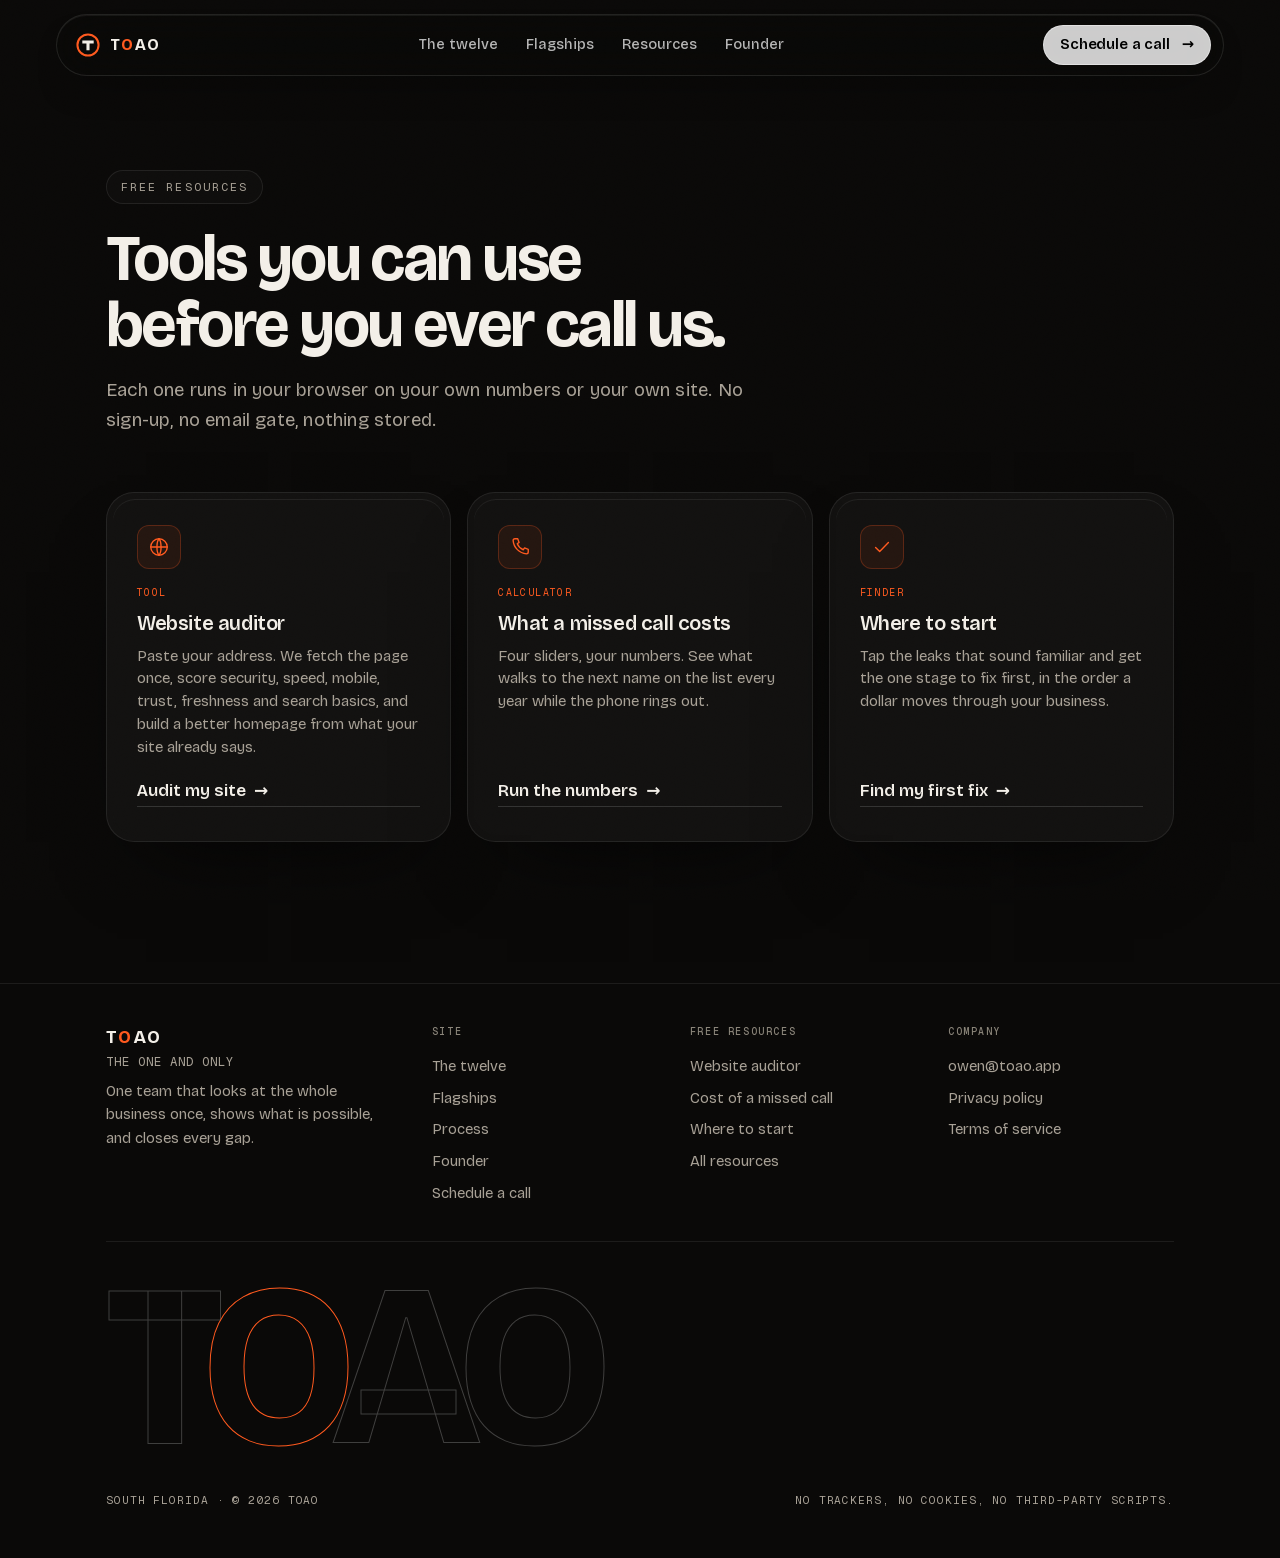
<file: resources/index.html>
<!doctype html>
<html lang="en">
<head>
<meta charset="utf-8">
<meta name="viewport" content="width=device-width, initial-scale=1">
<title>Free resources · TOAO</title>
<meta name="description" content="Tools you can use before you ever call us: a website auditor, a missed-call cost calculator, and a leak finder.">
<meta property="og:image" content="https://toao.app/assets/og.jpg">
<meta name="twitter:card" content="summary_large_image">
<meta name="theme-color" content="#0a0908">
<link rel="icon" href="data:image/svg+xml,%3Csvg xmlns='http://www.w3.org/2000/svg' viewBox='0 0 64 64'%3E%3Crect width='64' height='64' rx='16' fill='%230a0908'/%3E%3Ccircle cx='32' cy='32' r='21' fill='none' stroke='%23ff5a1f' stroke-width='4.5'/%3E%3Cpath d='M20 23h24v6.5H35.2V44h-6.4V29.5H20z' fill='%23f3efe8'/%3E%3C/svg%3E">
<link rel="stylesheet" href="../assets/fonts.css">
<link rel="stylesheet" href="../styles.css">
<link rel="stylesheet" href="../page.css">
</head>
<body>
<a class="skip" href="#main">Skip to content</a>
<div class="grain" aria-hidden="true"></div>
<header class="nav-wrap">
  <nav class="nav" aria-label="Primary">
    <a class="brand" href="../index.html" aria-label="TOAO home"><span class="brand-mark" aria-hidden="true"><svg viewBox="0 0 64 64" width="26" height="26" aria-hidden="true"><circle class="ring" cx="32" cy="32" r="26"/><path class="tee" d="M18 21h28v7.5H35.8V45h-7.6V28.5H18z"/></svg></span><span class="brand-word">T<em>O</em>AO</span></a>
    <div class="nav-links"><a href="../index.html#journey">The twelve</a><a href="../index.html#flagships">Flagships</a><a href="../resources/index.html">Resources</a><a href="../index.html#founder">Founder</a></div>
    <a class="btn btn-sm btn-glass-light" href="../index.html#schedule">Schedule a call <span class="arrow" aria-hidden="true">→</span></a>
    <button class="burger" id="burger" aria-label="Open menu" aria-expanded="false" aria-controls="menu"><span></span><span></span></button>
  </nav>
</header>
<div class="menu" id="menu" hidden>
  <a href="../index.html#journey" style="--i:0">The twelve</a>
  <a href="../index.html#flagships" style="--i:1">Flagships</a>
  <a href="../resources/index.html" style="--i:2">Resources</a>
  <a href="../index.html#founder" style="--i:3">Founder</a>
  <a href="../index.html#schedule" style="--i:4">Schedule a call</a>
</div>
<main id="main">

<section class="page">
  <div class="wrap">
    <div class="page-head">
      <p class="eyebrow">Free resources</p>
      <h1>Tools you can use before you ever call us.</h1>
      <p class="lede">Each one runs in your browser on your own numbers or your own site. No sign-up, no email gate, nothing stored.</p>
    </div>
    <div class="post-list">
      <a class="bezel post-card" href="website-audit.html"><div class="bezel-in"><div class="post-body"><span class="res-ic"><svg class="glyph" viewBox="0 0 24 24" aria-hidden="true"><circle cx="12" cy="12" r="9"/><path d="M3 12h18M12 3c3 3.5 3 14.5 0 18M12 3c-3 3.5-3 14.5 0 18"/></svg></span><span class="mono">Tool</span><h2>Website auditor</h2><p>Paste your address. We fetch the page once, score security, speed, mobile, trust, freshness and search basics, and build a better homepage from what your site already says.</p><span class="link">Audit my site <span aria-hidden="true">→</span></span></div></div></a>
      <a class="bezel post-card" href="missed-call.html"><div class="bezel-in"><div class="post-body"><span class="res-ic"><svg class="glyph" viewBox="0 0 24 24" aria-hidden="true"><path d="M6.5 3h3l1.5 4-2 1.5a12 12 0 0 0 6.5 6.5L17 13l4 1.5v3a2 2 0 0 1-2 2A16 16 0 0 1 4.5 5a2 2 0 0 1 2-2z"/></svg></span><span class="mono">Calculator</span><h2>What a missed call costs</h2><p>Four sliders, your numbers. See what walks to the next name on the list every year while the phone rings out.</p><span class="link">Run the numbers <span aria-hidden="true">→</span></span></div></div></a>
      <a class="bezel post-card" href="../index.html#leaks"><div class="bezel-in"><div class="post-body"><span class="res-ic"><svg class="glyph" viewBox="0 0 24 24" aria-hidden="true"><path d="M5 12.5l4.5 4.5L19 7"/></svg></span><span class="mono">Finder</span><h2>Where to start</h2><p>Tap the leaks that sound familiar and get the one stage to fix first, in the order a dollar moves through your business.</p><span class="link">Find my first fix <span aria-hidden="true">→</span></span></div></div></a>
    </div>
  </div>
</section>
</main>
<footer class="foot">
  <div class="wrap">
    <div class="foot-cols">
      <div><span class="brand-word">T<em>O</em>AO</span><p class="mono">The One And Only</p><p class="foot-blurb">One team that looks at the whole business once, shows what is possible, and closes every gap.</p></div>
      <div><p class="foot-h">Site</p><a href="../index.html#journey">The twelve</a><a href="../index.html#flagships">Flagships</a><a href="../index.html#process">Process</a><a href="../index.html#founder">Founder</a><a href="../index.html#schedule">Schedule a call</a></div>
      <div><p class="foot-h">Free resources</p><a href="../resources/website-audit.html">Website auditor</a><a href="missed-call.html">Cost of a missed call</a><a href="../index.html#leaks">Where to start</a><a href="../resources/index.html">All resources</a></div>
      <div><p class="foot-h">Company</p><a href="mailto:owen@toao.app">owen@toao.app</a><a href="../privacy.html">Privacy policy</a><a href="../terms.html">Terms of service</a></div>
    </div>
    <p class="foot-sig" aria-hidden="true">T<em>O</em>AO</p>
    <div class="foot-bottom"><p class="mono foot-copy">South Florida · © 2026 TOAO</p><p class="mono foot-copy">No trackers, no cookies, no third-party scripts.</p></div>
  </div>
</footer>
<script src="../site.js" defer></script>
</body>
</html>
</file>
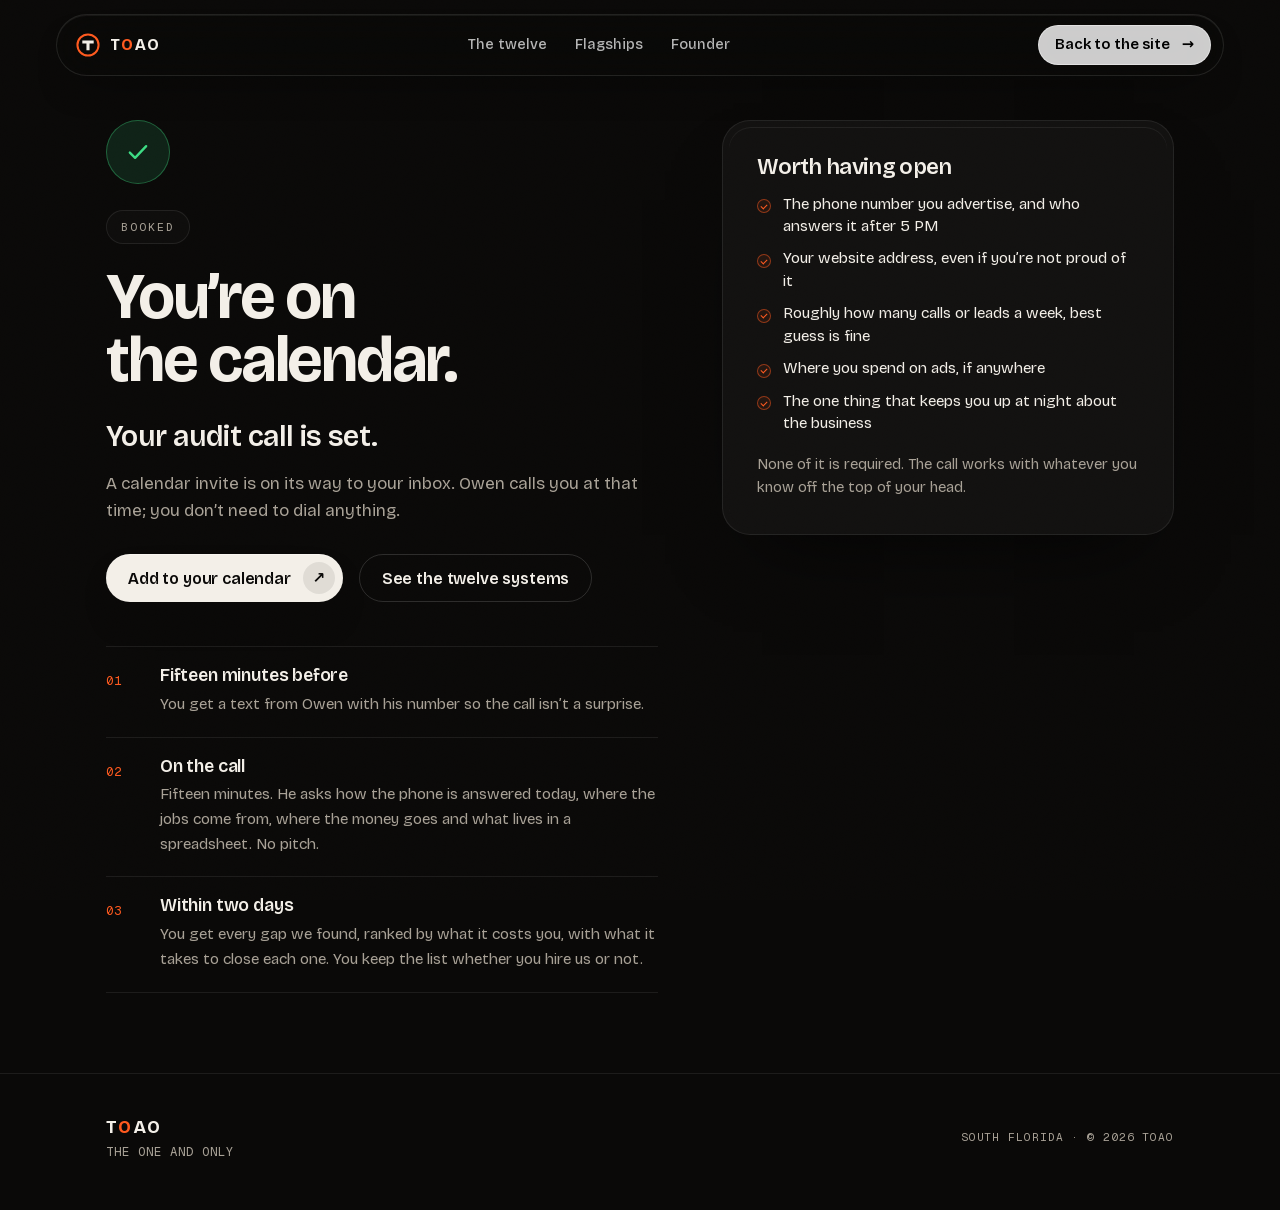
<file: booked.html>
<!doctype html>
<html lang="en">
<head>
<meta charset="utf-8">
<meta name="viewport" content="width=device-width, initial-scale=1">
<title>Booked · TOAO</title>
<meta name="robots" content="noindex,nofollow">
<meta name="description" content="Your free business audit call with TOAO is booked. What happens next and what to have open.">
<meta property="og:image" content="https://toao.app/assets/og.jpg">
<meta name="twitter:card" content="summary_large_image">
<meta name="theme-color" content="#0a0908">
<link rel="icon" href="data:image/svg+xml,%3Csvg xmlns='http://www.w3.org/2000/svg' viewBox='0 0 64 64'%3E%3Crect width='64' height='64' rx='16' fill='%230a0908'/%3E%3Ccircle cx='32' cy='32' r='21' fill='none' stroke='%23ff5a1f' stroke-width='4.5'/%3E%3Cpath d='M20 23h24v6.5H35.2V44h-6.4V29.5H20z' fill='%23f3efe8'/%3E%3C/svg%3E">
<link rel="stylesheet" href="assets/fonts.css">
<link rel="stylesheet" href="styles.css">
<link rel="stylesheet" href="motion.css">
<style>
.done{min-height:100vh;min-height:100dvh;display:flex;align-items:center;padding:120px 0 80px}
.done-grid{display:grid;grid-template-columns:1.1fr .9fr;gap:clamp(32px,5vw,72px);align-items:start}
.done h1{font-size:clamp(2.4rem,5vw,4.4rem)}
.done .when{font-size:clamp(1.3rem,2.4vw,1.8rem);font-weight:600;letter-spacing:-.02em;margin:22px 0 10px}
.done .muted{max-width:52ch}
.next{list-style:none;margin:0;padding:0;counter-reset:n}
.next li{display:grid;grid-template-columns:44px 1fr;gap:10px;padding:20px 0;border-top:1px solid var(--hair)}
.next li:last-child{border-bottom:1px solid var(--hair)}
.next .mono{color:var(--accent);padding-top:4px}
.next h2{font-size:1.1rem;margin-bottom:6px;letter-spacing:-.01em}
.next p{color:var(--muted);font-size:.97rem}
.ready .bezel-in{padding:28px}
.ready h2{font-size:1.4rem;margin-bottom:14px}
.ready .checks li{font-size:.97rem}
.done .cta-row{margin-top:30px}
.tick{width:64px;height:64px;border-radius:50%;background:var(--ok-wash);border:1px solid rgba(61,220,132,.35);display:grid;place-items:center;margin-bottom:26px;animation:bubble .6s var(--spring) both}
.tick svg{width:28px;height:28px;stroke:var(--ok);fill:none;stroke-width:2;stroke-linecap:round;stroke-linejoin:round}
@media (max-width:900px){.done-grid{grid-template-columns:1fr}.done{padding-top:110px}}
</style>
</head>
<body>
<div class="grain" aria-hidden="true"></div>
<header class="nav-wrap">
  <nav class="nav" aria-label="Primary">
    <a class="brand" href="index.html" aria-label="TOAO home"><span class="brand-mark" aria-hidden="true"><svg viewBox="0 0 64 64" width="26" height="26" aria-hidden="true"><circle class="ring" cx="32" cy="32" r="26"/><path class="tee" d="M18 21h28v7.5H35.8V45h-7.6V28.5H18z"/></svg></span><span class="brand-word">T<em>O</em>AO</span></a>
    <div class="nav-links"><a href="index.html#journey">The twelve</a><a href="index.html#flagships">Flagships</a><a href="index.html#founder">Founder</a></div>
    <a class="btn btn-sm btn-glass-light" href="index.html">Back to the site <span class="arrow" aria-hidden="true">→</span></a>
  </nav>
</header>
<main>
<section class="done">
  <div class="wrap done-grid">
    <div>
      <div class="tick" aria-hidden="true"><svg viewBox="0 0 24 24"><path d="M5 12.5l4.5 4.5L19 7"/></svg></div>
      <p class="eyebrow">Booked</p>
      <h1>You’re on the calendar<span id="who"></span>.</h1>
      <p class="when" id="when">Your audit call is set.</p>
      <p class="muted" id="sub">A calendar invite is on its way to your inbox. Owen calls you at that time; you don’t need to dial anything.</p>
      <div class="cta-row">
        <a class="btn" id="addCal" href="#" target="_blank" rel="noopener">Add to your calendar <span class="btn-ic" aria-hidden="true">↗</span></a>
        <a class="btn btn-ghost" href="index.html#journey">See the twelve systems</a>
      </div>
      <ol class="next" style="margin-top:44px">
        <li><span class="mono">01</span><div><h2>Fifteen minutes before</h2><p>You get a text from Owen with his number so the call isn’t a surprise.</p></div></li>
        <li><span class="mono">02</span><div><h2>On the call</h2><p>Fifteen minutes. He asks how the phone is answered today, where the jobs come from, where the money goes and what lives in a spreadsheet. No pitch.</p></div></li>
        <li><span class="mono">03</span><div><h2>Within two days</h2><p>You get every gap we found, ranked by what it costs you, with what it takes to close each one. You keep the list whether you hire us or not.</p></div></li>
      </ol>
    </div>
    <div class="bezel ready"><div class="bezel-in">
      <h2>Worth having open</h2>
      <ul class="checks">
        <li>The phone number you advertise, and who answers it after 5 PM</li>
        <li>Your website address, even if you’re not proud of it</li>
        <li>Roughly how many calls or leads a week, best guess is fine</li>
        <li>Where you spend on ads, if anywhere</li>
        <li>The one thing that keeps you up at night about the business</li>
      </ul>
      <p class="muted" style="margin-top:18px;font-size:.92rem">None of it is required. The call works with whatever you know off the top of your head.</p>
    </div></div>
  </div>
</section>
</main>
<footer class="foot"><div class="wrap foot-grid"><div><span class="brand-word">T<em>O</em>AO</span><p class="mono">The One And Only</p></div><p class="mono foot-copy">South Florida · © 2026 TOAO</p></div></footer>
<script>
(function () {
  var q = new URLSearchParams(location.search);
  var name = (q.get('name') || '').trim(), start = q.get('start'), tz = Intl.DateTimeFormat().resolvedOptions().timeZone;
  if (name) document.getElementById('who').textContent = ', ' + name.split(' ')[0];
  if (start) {
    var s = new Date(start), e = new Date(s.getTime() + 15 * 60000);
    var day = new Intl.DateTimeFormat('en-US', { weekday: 'long', month: 'long', day: 'numeric' }).format(s);
    var time = new Intl.DateTimeFormat('en-US', { hour: 'numeric', minute: '2-digit', timeZoneName: 'short' }).format(s);
    document.getElementById('when').textContent = day + ' at ' + time;
    var iso = function (d) { return d.toISOString().replace(/[-:]|\.\d{3}/g, ''); };
    document.getElementById('addCal').href = 'https://calendar.google.com/calendar/render?action=TEMPLATE&text=' + encodeURIComponent('TOAO audit call with Owen') + '&dates=' + iso(s) + '/' + iso(e) + '&details=' + encodeURIComponent('15-minute free business audit. Owen calls you.');
  }
  if (q.get('mode') === 'request') document.getElementById('sub').textContent = 'Your mail app has the request. Owen confirms by calendar invite the same day, usually within the hour.';
})();
</script>
</body>
</html>
</file>
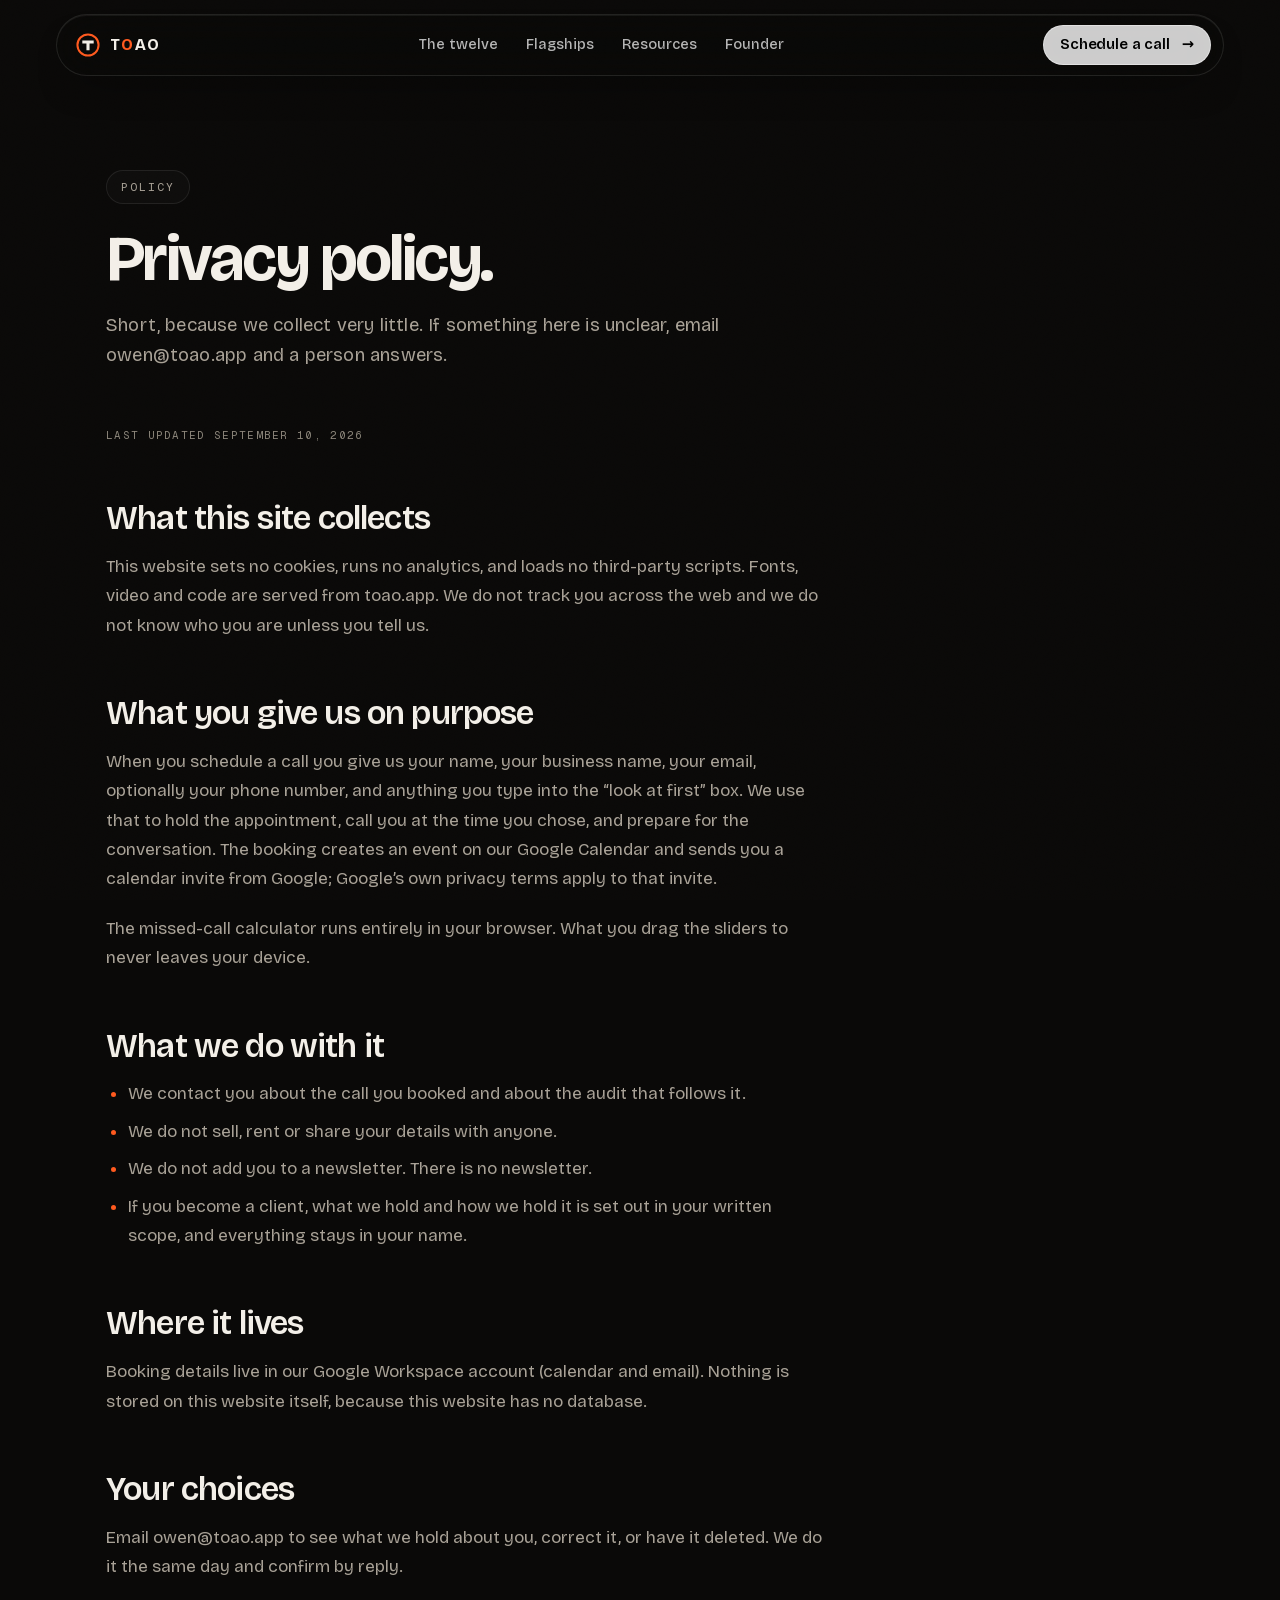
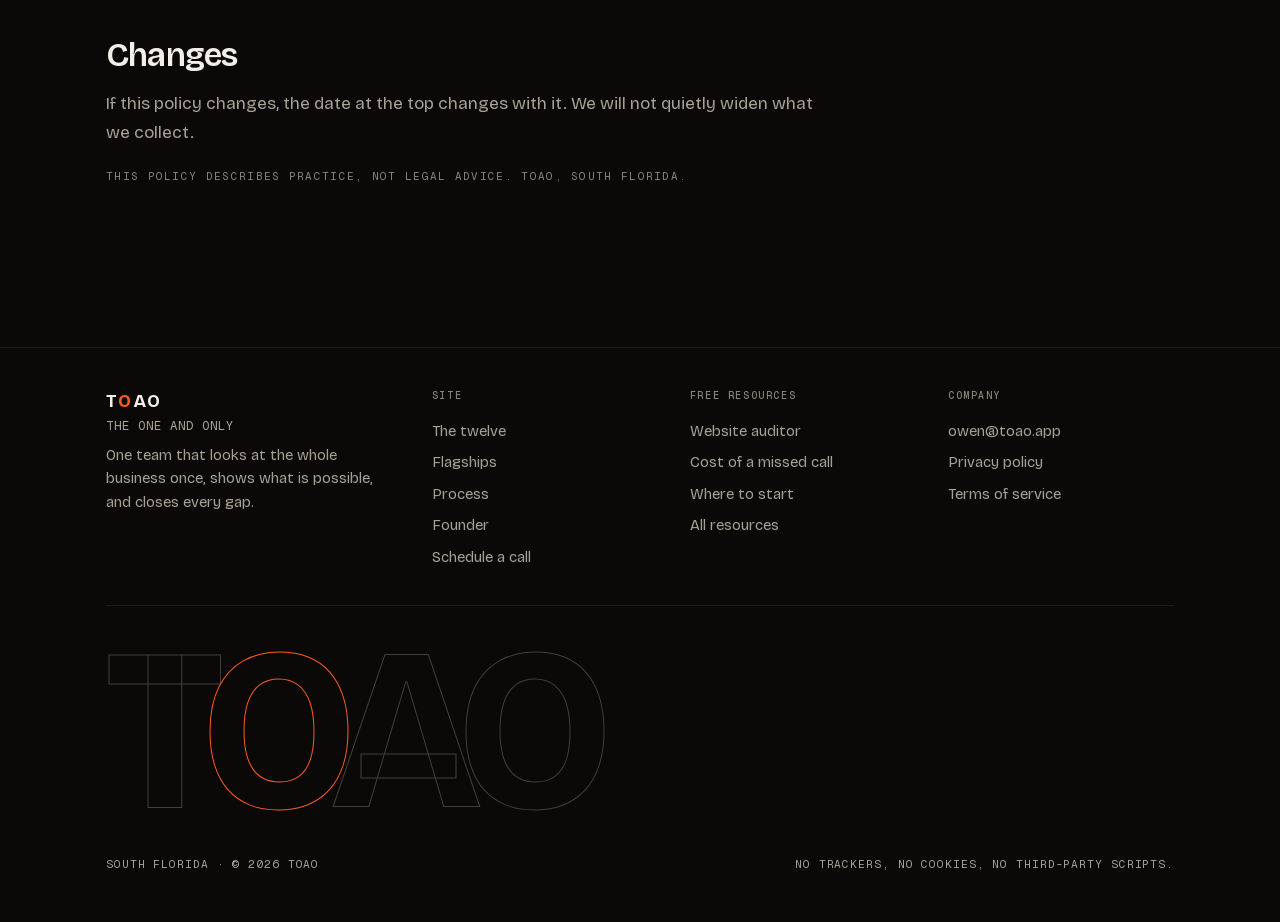
<file: privacy.html>
<!doctype html>
<html lang="en">
<head>
<meta charset="utf-8">
<meta name="viewport" content="width=device-width, initial-scale=1">
<title>Privacy policy · TOAO</title>
<meta name="description" content="How TOAO handles the information you give us. Short, because we collect very little.">
<meta property="og:title" content="Privacy policy · TOAO">
<meta property="og:description" content="How TOAO handles the information you give us. Short, because we collect very little.">
<meta property="og:type" content="article">
<meta property="og:image" content="https://toao.app/assets/og.jpg">
<meta name="twitter:card" content="summary_large_image">
<meta name="theme-color" content="#0a0908">
<link rel="icon" href="data:image/svg+xml,%3Csvg xmlns='http://www.w3.org/2000/svg' viewBox='0 0 64 64'%3E%3Crect width='64' height='64' rx='16' fill='%230a0908'/%3E%3Ccircle cx='32' cy='32' r='21' fill='none' stroke='%23ff5a1f' stroke-width='4.5'/%3E%3Cpath d='M20 23h24v6.5H35.2V44h-6.4V29.5H20z' fill='%23f3efe8'/%3E%3C/svg%3E">
<link rel="stylesheet" href="assets/fonts.css">
<link rel="stylesheet" href="styles.css">
<link rel="stylesheet" href="page.css">
</head>
<body>
<a class="skip" href="#main">Skip to content</a>
<div class="grain" aria-hidden="true"></div>
<header class="nav-wrap">
  <nav class="nav" aria-label="Primary">
    <a class="brand" href="index.html" aria-label="TOAO home"><span class="brand-mark" aria-hidden="true"><svg viewBox="0 0 64 64" width="26" height="26" aria-hidden="true"><circle class="ring" cx="32" cy="32" r="26"/><path class="tee" d="M18 21h28v7.5H35.8V45h-7.6V28.5H18z"/></svg></span><span class="brand-word">T<em>O</em>AO</span></a>
    <div class="nav-links"><a href="index.html#journey">The twelve</a><a href="index.html#flagships">Flagships</a><a href="resources/index.html">Resources</a><a href="index.html#founder">Founder</a></div>
    <a class="btn btn-sm btn-glass-light" href="index.html#schedule">Schedule a call <span class="arrow" aria-hidden="true">→</span></a>
    <button class="burger" id="burger" aria-label="Open menu" aria-expanded="false" aria-controls="menu"><span></span><span></span></button>
  </nav>
</header>
<div class="menu" id="menu" hidden>
  <a href="index.html#journey" style="--i:0">The twelve</a>
  <a href="index.html#flagships" style="--i:1">Flagships</a>
  <a href="resources/index.html" style="--i:2">Resources</a>
  <a href="index.html#founder" style="--i:3">Founder</a>
  <a href="index.html#schedule" style="--i:4">Schedule a call</a>
</div>
<main id="main">

<section class="page">
  <div class="wrap">
    <div class="page-head">
      <p class="eyebrow">Policy</p>
      <h1>Privacy policy.</h1>
      <p class="lede">Short, because we collect very little. If something here is unclear, email owen@toao.app and a person answers.</p>
    </div>
    <article class="prose">
      <p class="updated">Last updated September 10, 2026</p>
      <h2>What this site collects</h2>
      <p>This website sets no cookies, runs no analytics, and loads no third-party scripts. Fonts, video and code are served from toao.app. We do not track you across the web and we do not know who you are unless you tell us.</p>
      <h2>What you give us on purpose</h2>
      <p>When you schedule a call you give us your name, your business name, your email, optionally your phone number, and anything you type into the “look at first” box. We use that to hold the appointment, call you at the time you chose, and prepare for the conversation. The booking creates an event on our Google Calendar and sends you a calendar invite from Google; Google’s own privacy terms apply to that invite.</p>
      <p>The missed-call calculator runs entirely in your browser. What you drag the sliders to never leaves your device.</p>
      <h2>What we do with it</h2>
      <ul>
        <li>We contact you about the call you booked and about the audit that follows it.</li>
        <li>We do not sell, rent or share your details with anyone.</li>
        <li>We do not add you to a newsletter. There is no newsletter.</li>
        <li>If you become a client, what we hold and how we hold it is set out in your written scope, and everything stays in your name.</li>
      </ul>
      <h2>Where it lives</h2>
      <p>Booking details live in our Google Workspace account (calendar and email). Nothing is stored on this website itself, because this website has no database.</p>
      <h2>Your choices</h2>
      <p>Email owen@toao.app to see what we hold about you, correct it, or have it deleted. We do it the same day and confirm by reply.</p>
      <h2>Changes</h2>
      <p>If this policy changes, the date at the top changes with it. We will not quietly widen what we collect.</p>
      <p class="updated">This policy describes practice, not legal advice. TOAO, South Florida.</p>
    </article>
  </div>
</section>
</main>
<footer class="foot">
  <div class="wrap">
    <div class="foot-cols">
      <div><span class="brand-word">T<em>O</em>AO</span><p class="mono">The One And Only</p><p class="foot-blurb">One team that looks at the whole business once, shows what is possible, and closes every gap.</p></div>
      <div><p class="foot-h">Site</p><a href="index.html#journey">The twelve</a><a href="index.html#flagships">Flagships</a><a href="index.html#process">Process</a><a href="index.html#founder">Founder</a><a href="index.html#schedule">Schedule a call</a></div>
      <div><p class="foot-h">Free resources</p><a href="resources/website-audit.html">Website auditor</a><a href="resources/missed-call.html">Cost of a missed call</a><a href="index.html#leaks-section">Where to start</a><a href="resources/index.html">All resources</a></div>
      <div><p class="foot-h">Company</p><a href="mailto:owen@toao.app">owen@toao.app</a><a href="privacy.html">Privacy policy</a><a href="terms.html">Terms of service</a></div>
    </div>
    <p class="foot-sig" aria-hidden="true">T<em>O</em>AO</p>
    <div class="foot-bottom"><p class="mono foot-copy">South Florida · © 2026 TOAO</p><p class="mono foot-copy">No trackers, no cookies, no third-party scripts.</p></div>
  </div>
</footer>
<script src="site.js" defer></script>
</body>
</html>
</file>
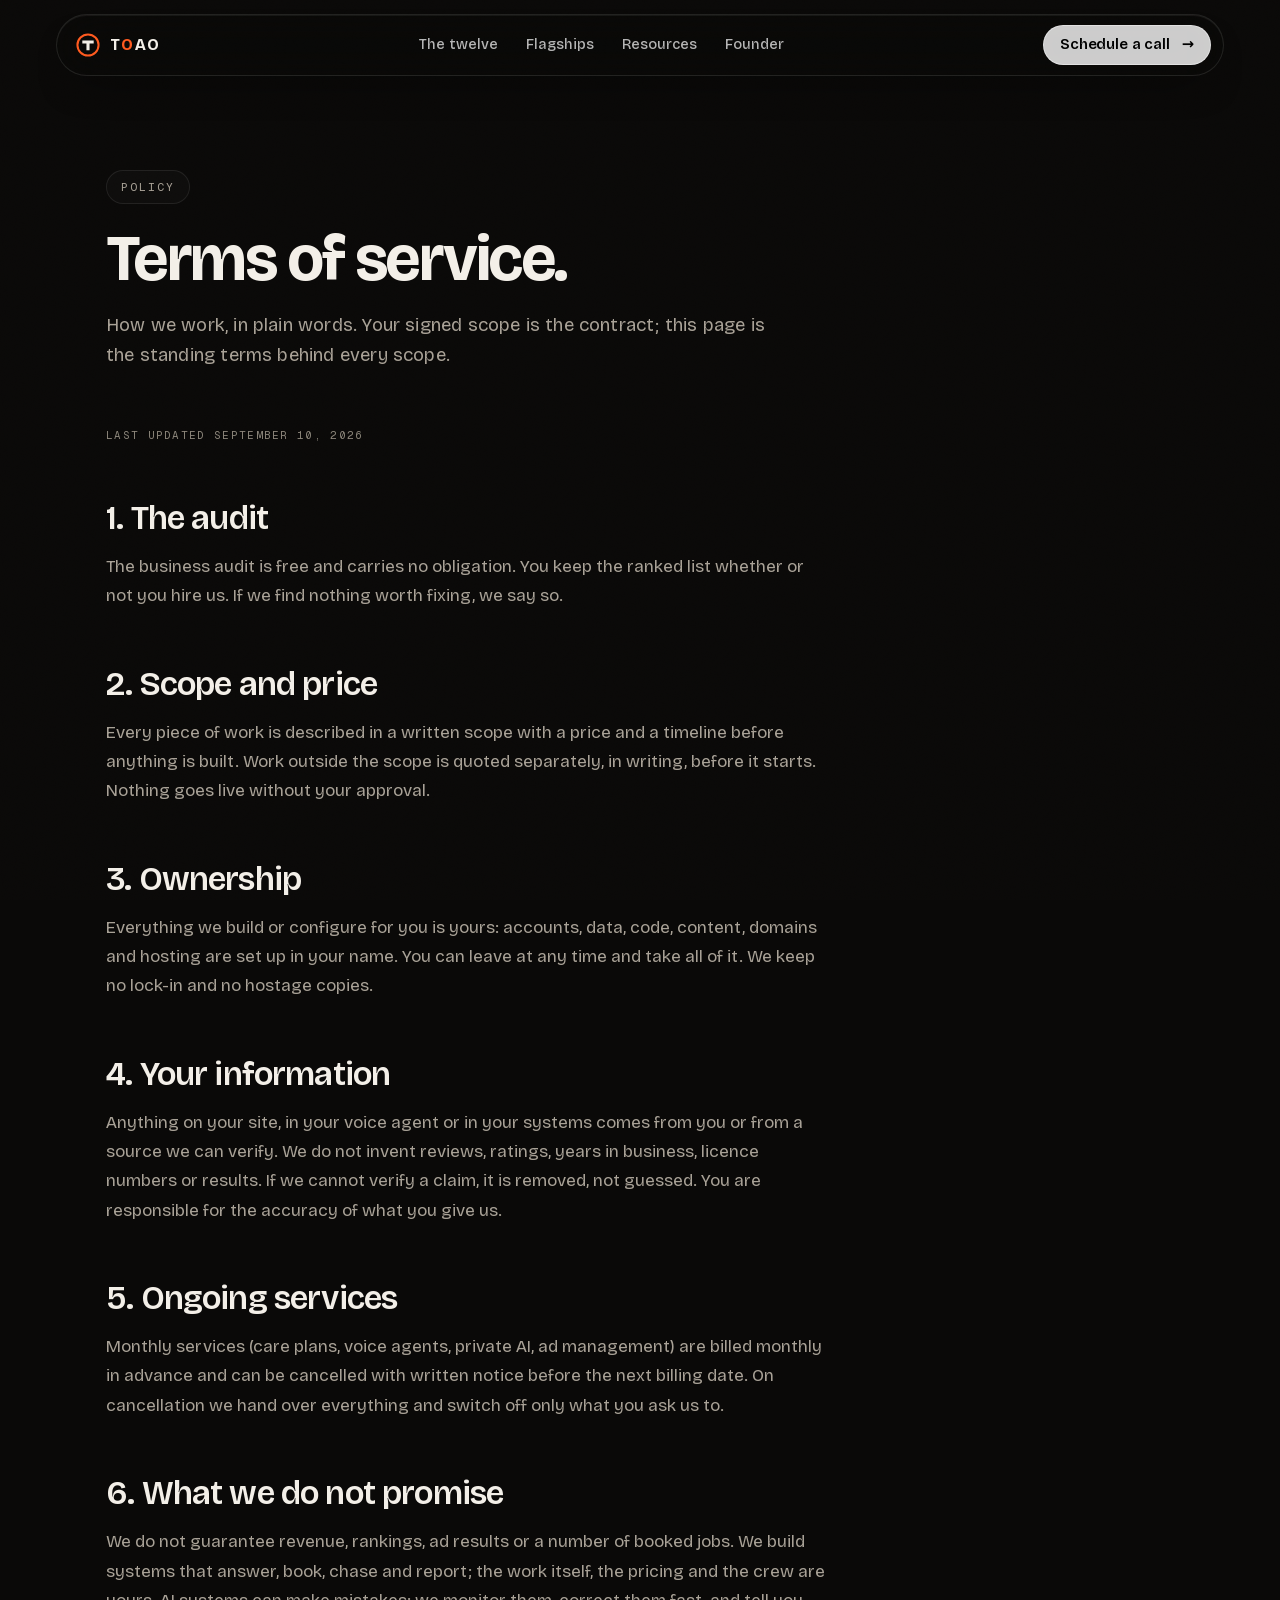
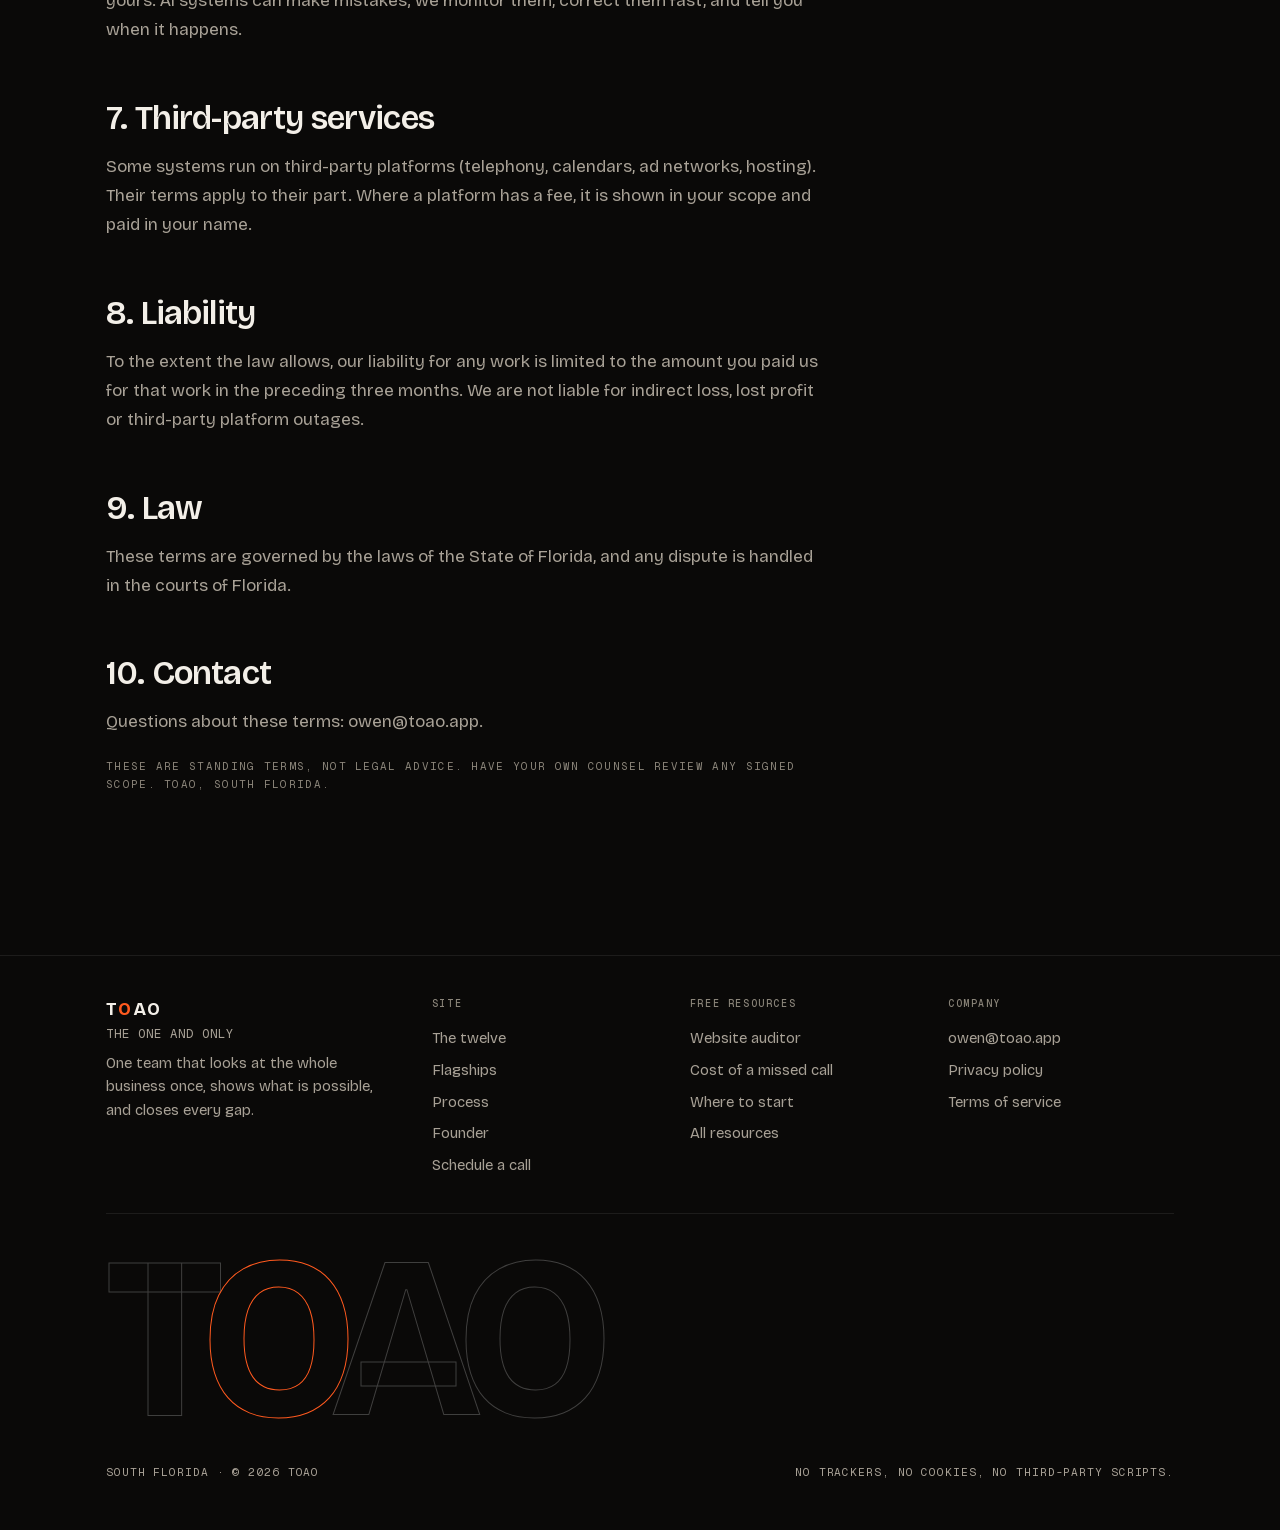
<file: terms.html>
<!doctype html>
<html lang="en">
<head>
<meta charset="utf-8">
<meta name="viewport" content="width=device-width, initial-scale=1">
<title>Terms of service · TOAO</title>
<meta name="description" content="The terms under which TOAO does work: free audit, written scope, you own everything.">
<meta property="og:title" content="Terms of service · TOAO">
<meta property="og:description" content="The terms under which TOAO does work: free audit, written scope, you own everything.">
<meta property="og:type" content="article">
<meta property="og:image" content="https://toao.app/assets/og.jpg">
<meta name="twitter:card" content="summary_large_image">
<meta name="theme-color" content="#0a0908">
<link rel="icon" href="data:image/svg+xml,%3Csvg xmlns='http://www.w3.org/2000/svg' viewBox='0 0 64 64'%3E%3Crect width='64' height='64' rx='16' fill='%230a0908'/%3E%3Ccircle cx='32' cy='32' r='21' fill='none' stroke='%23ff5a1f' stroke-width='4.5'/%3E%3Cpath d='M20 23h24v6.5H35.2V44h-6.4V29.5H20z' fill='%23f3efe8'/%3E%3C/svg%3E">
<link rel="stylesheet" href="assets/fonts.css">
<link rel="stylesheet" href="styles.css">
<link rel="stylesheet" href="page.css">
</head>
<body>
<a class="skip" href="#main">Skip to content</a>
<div class="grain" aria-hidden="true"></div>
<header class="nav-wrap">
  <nav class="nav" aria-label="Primary">
    <a class="brand" href="index.html" aria-label="TOAO home"><span class="brand-mark" aria-hidden="true"><svg viewBox="0 0 64 64" width="26" height="26" aria-hidden="true"><circle class="ring" cx="32" cy="32" r="26"/><path class="tee" d="M18 21h28v7.5H35.8V45h-7.6V28.5H18z"/></svg></span><span class="brand-word">T<em>O</em>AO</span></a>
    <div class="nav-links"><a href="index.html#journey">The twelve</a><a href="index.html#flagships">Flagships</a><a href="resources/index.html">Resources</a><a href="index.html#founder">Founder</a></div>
    <a class="btn btn-sm btn-glass-light" href="index.html#schedule">Schedule a call <span class="arrow" aria-hidden="true">→</span></a>
    <button class="burger" id="burger" aria-label="Open menu" aria-expanded="false" aria-controls="menu"><span></span><span></span></button>
  </nav>
</header>
<div class="menu" id="menu" hidden>
  <a href="index.html#journey" style="--i:0">The twelve</a>
  <a href="index.html#flagships" style="--i:1">Flagships</a>
  <a href="resources/index.html" style="--i:2">Resources</a>
  <a href="index.html#founder" style="--i:3">Founder</a>
  <a href="index.html#schedule" style="--i:4">Schedule a call</a>
</div>
<main id="main">

<section class="page">
  <div class="wrap">
    <div class="page-head">
      <p class="eyebrow">Policy</p>
      <h1>Terms of service.</h1>
      <p class="lede">How we work, in plain words. Your signed scope is the contract; this page is the standing terms behind every scope.</p>
    </div>
    <article class="prose">
      <p class="updated">Last updated September 10, 2026</p>
      <h2>1. The audit</h2>
      <p>The business audit is free and carries no obligation. You keep the ranked list whether or not you hire us. If we find nothing worth fixing, we say so.</p>
      <h2>2. Scope and price</h2>
      <p>Every piece of work is described in a written scope with a price and a timeline before anything is built. Work outside the scope is quoted separately, in writing, before it starts. Nothing goes live without your approval.</p>
      <h2>3. Ownership</h2>
      <p>Everything we build or configure for you is yours: accounts, data, code, content, domains and hosting are set up in your name. You can leave at any time and take all of it. We keep no lock-in and no hostage copies.</p>
      <h2>4. Your information</h2>
      <p>Anything on your site, in your voice agent or in your systems comes from you or from a source we can verify. We do not invent reviews, ratings, years in business, licence numbers or results. If we cannot verify a claim, it is removed, not guessed. You are responsible for the accuracy of what you give us.</p>
      <h2>5. Ongoing services</h2>
      <p>Monthly services (care plans, voice agents, private AI, ad management) are billed monthly in advance and can be cancelled with written notice before the next billing date. On cancellation we hand over everything and switch off only what you ask us to.</p>
      <h2>6. What we do not promise</h2>
      <p>We do not guarantee revenue, rankings, ad results or a number of booked jobs. We build systems that answer, book, chase and report; the work itself, the pricing and the crew are yours. AI systems can make mistakes; we monitor them, correct them fast, and tell you when it happens.</p>
      <h2>7. Third-party services</h2>
      <p>Some systems run on third-party platforms (telephony, calendars, ad networks, hosting). Their terms apply to their part. Where a platform has a fee, it is shown in your scope and paid in your name.</p>
      <h2>8. Liability</h2>
      <p>To the extent the law allows, our liability for any work is limited to the amount you paid us for that work in the preceding three months. We are not liable for indirect loss, lost profit or third-party platform outages.</p>
      <h2>9. Law</h2>
      <p>These terms are governed by the laws of the State of Florida, and any dispute is handled in the courts of Florida.</p>
      <h2>10. Contact</h2>
      <p>Questions about these terms: owen@toao.app.</p>
      <p class="updated">These are standing terms, not legal advice. Have your own counsel review any signed scope. TOAO, South Florida.</p>
    </article>
  </div>
</section>
</main>
<footer class="foot">
  <div class="wrap">
    <div class="foot-cols">
      <div><span class="brand-word">T<em>O</em>AO</span><p class="mono">The One And Only</p><p class="foot-blurb">One team that looks at the whole business once, shows what is possible, and closes every gap.</p></div>
      <div><p class="foot-h">Site</p><a href="index.html#journey">The twelve</a><a href="index.html#flagships">Flagships</a><a href="index.html#process">Process</a><a href="index.html#founder">Founder</a><a href="index.html#schedule">Schedule a call</a></div>
      <div><p class="foot-h">Free resources</p><a href="resources/website-audit.html">Website auditor</a><a href="resources/missed-call.html">Cost of a missed call</a><a href="index.html#leaks-section">Where to start</a><a href="resources/index.html">All resources</a></div>
      <div><p class="foot-h">Company</p><a href="mailto:owen@toao.app">owen@toao.app</a><a href="privacy.html">Privacy policy</a><a href="terms.html">Terms of service</a></div>
    </div>
    <p class="foot-sig" aria-hidden="true">T<em>O</em>AO</p>
    <div class="foot-bottom"><p class="mono foot-copy">South Florida · © 2026 TOAO</p><p class="mono foot-copy">No trackers, no cookies, no third-party scripts.</p></div>
  </div>
</footer>
<script src="site.js" defer></script>
</body>
</html>
</file>
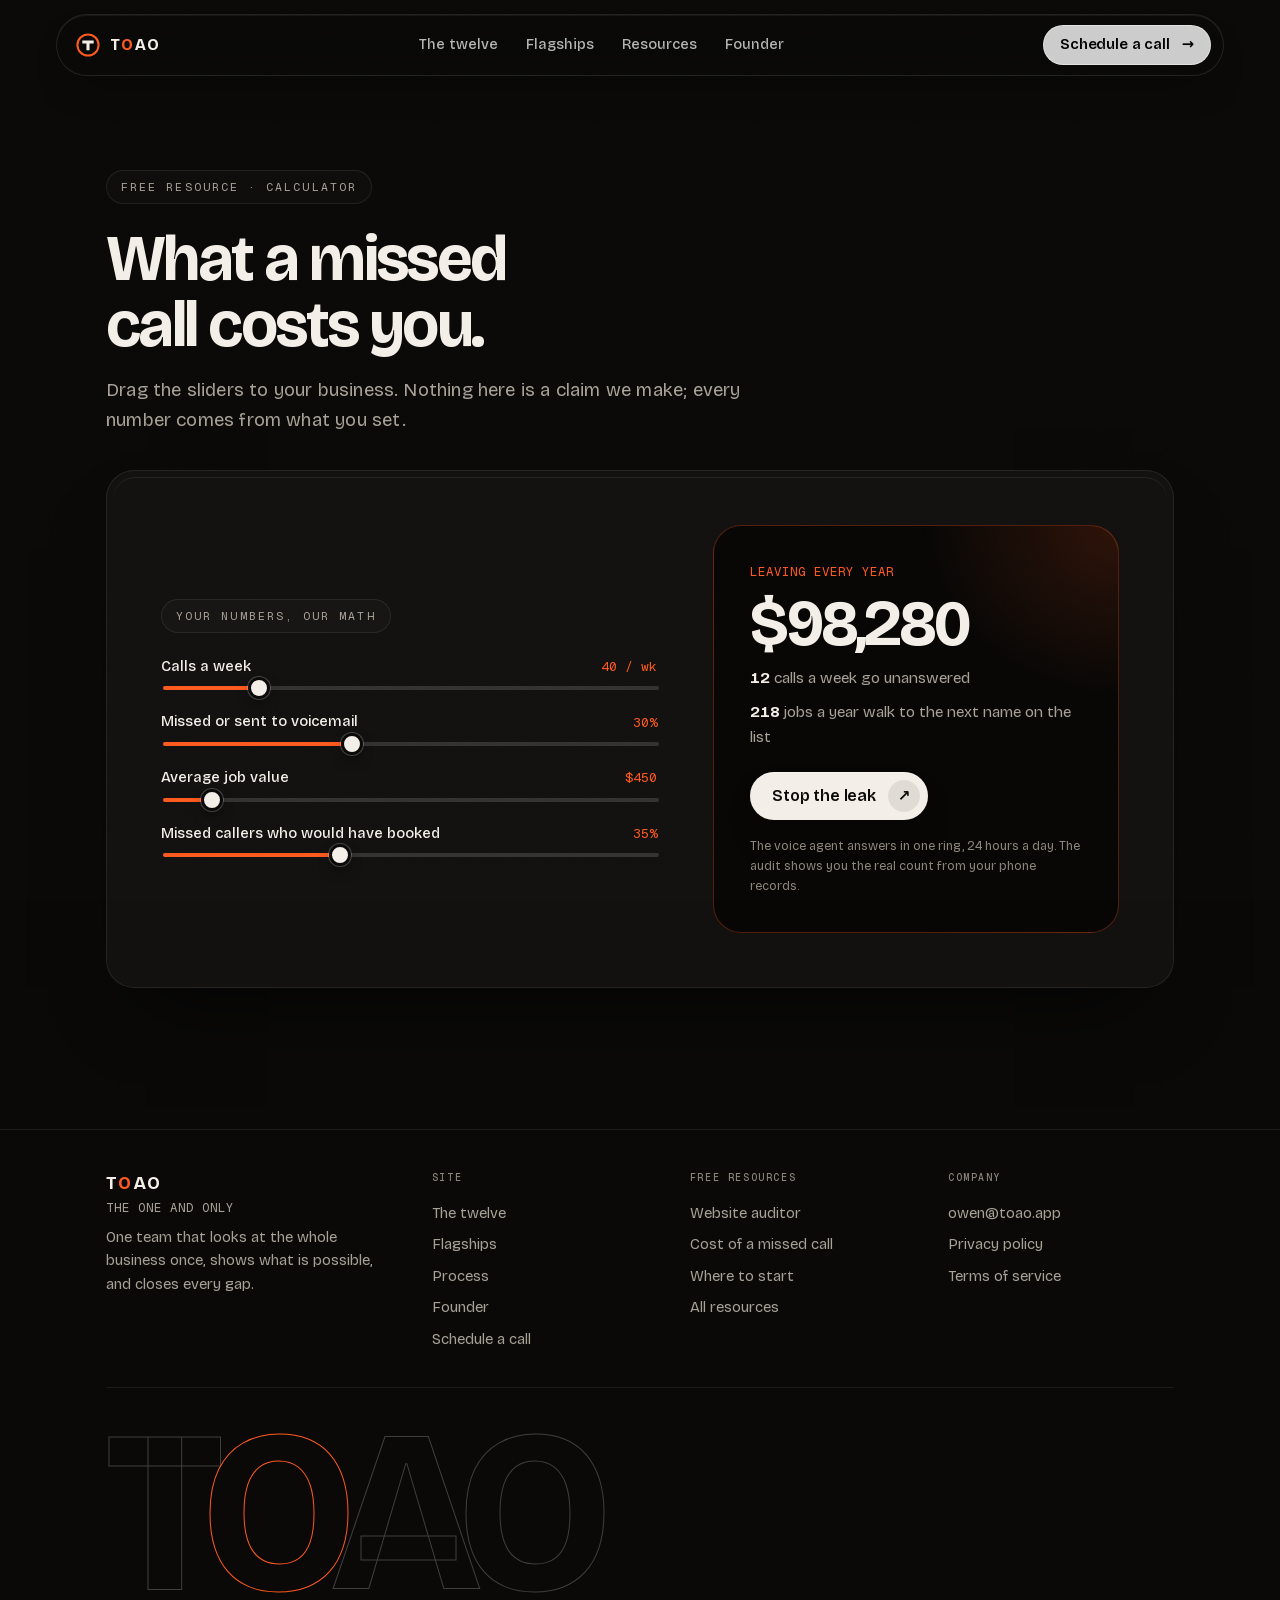
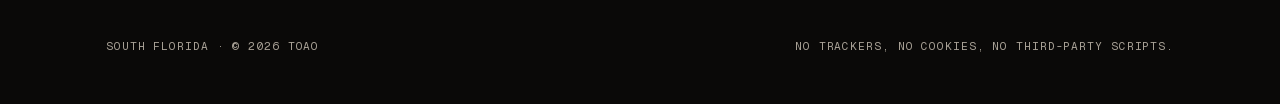
<file: resources/missed-call.html>
<!doctype html>
<html lang="en">
<head>
<meta charset="utf-8">
<meta name="viewport" content="width=device-width, initial-scale=1">
<title>What a missed call costs · TOAO</title>
<meta name="description" content="Four sliders, your numbers. See what walks to the next name on the list every year while the phone rings out.">
<meta property="og:image" content="https://toao.app/assets/og.jpg">
<meta name="twitter:card" content="summary_large_image">
<meta name="theme-color" content="#0a0908">
<link rel="icon" href="data:image/svg+xml,%3Csvg xmlns='http://www.w3.org/2000/svg' viewBox='0 0 64 64'%3E%3Crect width='64' height='64' rx='16' fill='%230a0908'/%3E%3Ccircle cx='32' cy='32' r='21' fill='none' stroke='%23ff5a1f' stroke-width='4.5'/%3E%3Cpath d='M20 23h24v6.5H35.2V44h-6.4V29.5H20z' fill='%23f3efe8'/%3E%3C/svg%3E">
<link rel="stylesheet" href="../assets/fonts.css">
<link rel="stylesheet" href="../styles.css">
<link rel="stylesheet" href="../page.css">
<link rel="stylesheet" href="../book.css">
</head>
<body>
<a class="skip" href="#main">Skip to content</a>
<div class="grain" aria-hidden="true"></div>
<header class="nav-wrap">
  <nav class="nav" aria-label="Primary">
    <a class="brand" href="../index.html" aria-label="TOAO home"><span class="brand-mark" aria-hidden="true"><svg viewBox="0 0 64 64" width="26" height="26" aria-hidden="true"><circle class="ring" cx="32" cy="32" r="26"/><path class="tee" d="M18 21h28v7.5H35.8V45h-7.6V28.5H18z"/></svg></span><span class="brand-word">T<em>O</em>AO</span></a>
    <div class="nav-links"><a href="../index.html#journey">The twelve</a><a href="../index.html#flagships">Flagships</a><a href="../resources/index.html">Resources</a><a href="../index.html#founder">Founder</a></div>
    <a class="btn btn-sm btn-glass-light" href="../index.html#schedule">Schedule a call <span class="arrow" aria-hidden="true">→</span></a>
    <button class="burger" id="burger" aria-label="Open menu" aria-expanded="false" aria-controls="menu"><span></span><span></span></button>
  </nav>
</header>
<div class="menu" id="menu" hidden>
  <a href="../index.html#journey" style="--i:0">The twelve</a>
  <a href="../index.html#flagships" style="--i:1">Flagships</a>
  <a href="../resources/index.html" style="--i:2">Resources</a>
  <a href="../index.html#founder" style="--i:3">Founder</a>
  <a href="../index.html#schedule" style="--i:4">Schedule a call</a>
</div>
<main id="main">

<section class="calc page" id="calc">
  <div class="wrap">
    <div class="page-head"><p class="eyebrow">Free resource · Calculator</p><h1>What a missed call costs you.</h1><p class="lede">Drag the sliders to your business. Nothing here is a claim we make; every number comes from what you set.</p></div>
    <div class="bezel"><div class="bezel-in">
      <div>
        <p class="eyebrow">Your numbers, our math</p>
        <div class="ranges">
          <div class="range"><label for="rCalls">Calls a week</label><output id="oCalls"></output><input id="rCalls" type="range" min="5" max="200" step="5" value="40"></div>
          <div class="range"><label for="rMissed">Missed or sent to voicemail</label><output id="oMissed"></output><input id="rMissed" type="range" min="0" max="80" step="5" value="30"></div>
          <div class="range"><label for="rJob">Average job value</label><output id="oJob"></output><input id="rJob" type="range" min="50" max="5000" step="50" value="450"></div>
          <div class="range"><label for="rBook">Missed callers who would have booked</label><output id="oBook"></output><input id="rBook" type="range" min="0" max="100" step="5" value="35"></div>
        </div>
      </div>
      <div class="calc-out">
        <p class="mono">Leaving every year</p>
        <p class="calc-big" id="calcBig">$0</p>
        <p class="calc-line" id="calcA"></p>
        <p class="calc-line" id="calcB"></p>
        <a class="btn" href="../index.html#schedule">Stop the leak <span class="btn-ic" aria-hidden="true">↗</span></a>
        <p class="calc-fine">The voice agent answers in one ring, 24 hours a day. The audit shows you the real count from your phone records.</p>
      </div>
    </div></div>
  </div>
</section>
</main>
<footer class="foot">
  <div class="wrap">
    <div class="foot-cols">
      <div><span class="brand-word">T<em>O</em>AO</span><p class="mono">The One And Only</p><p class="foot-blurb">One team that looks at the whole business once, shows what is possible, and closes every gap.</p></div>
      <div><p class="foot-h">Site</p><a href="../index.html#journey">The twelve</a><a href="../index.html#flagships">Flagships</a><a href="../index.html#process">Process</a><a href="../index.html#founder">Founder</a><a href="../index.html#schedule">Schedule a call</a></div>
      <div><p class="foot-h">Free resources</p><a href="../resources/website-audit.html">Website auditor</a><a href="missed-call.html">Cost of a missed call</a><a href="../index.html#leaks">Where to start</a><a href="../resources/index.html">All resources</a></div>
      <div><p class="foot-h">Company</p><a href="mailto:owen@toao.app">owen@toao.app</a><a href="../privacy.html">Privacy policy</a><a href="../terms.html">Terms of service</a></div>
    </div>
    <p class="foot-sig" aria-hidden="true">T<em>O</em>AO</p>
    <div class="foot-bottom"><p class="mono foot-copy">South Florida · © 2026 TOAO</p><p class="mono foot-copy">No trackers, no cookies, no third-party scripts.</p></div>
  </div>
</footer>
<script src="../site.js" defer></script>
<script src="../interact.js" defer></script>
</body>
</html>
</file>
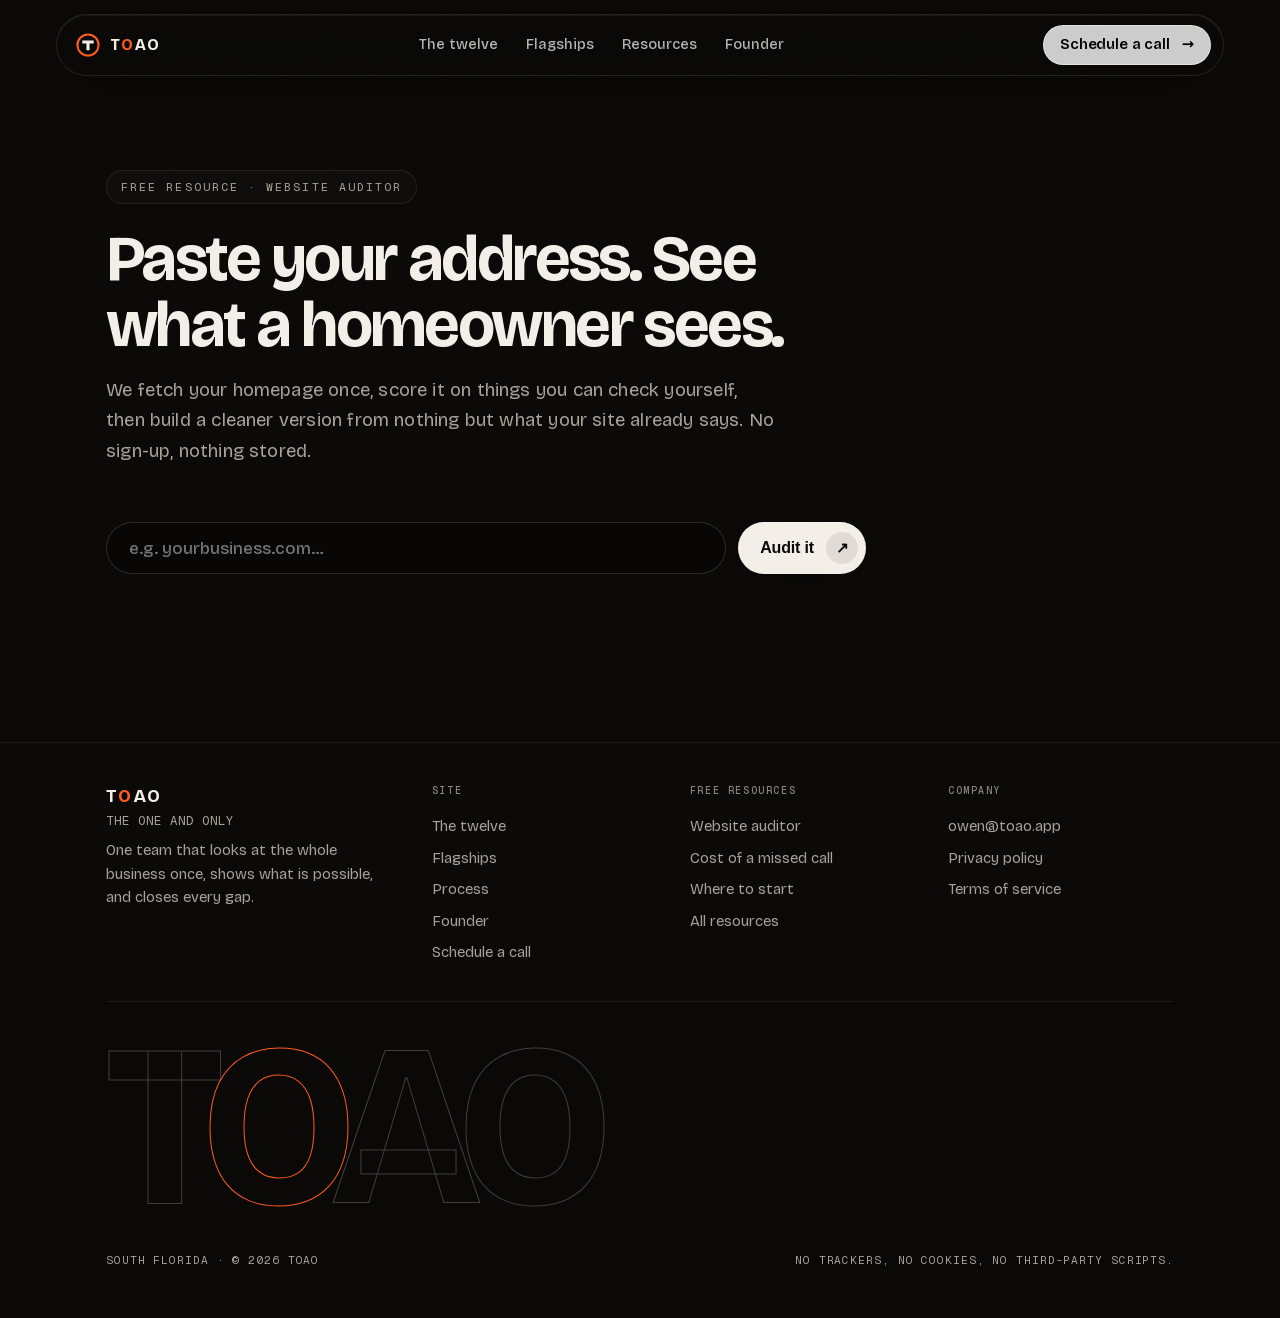
<file: resources/website-audit.html>
<!doctype html>
<html lang="en">
<head>
<meta charset="utf-8">
<meta name="viewport" content="width=device-width, initial-scale=1">
<title>Free website auditor · TOAO</title>
<meta name="description" content="Paste your address. We fetch the page once, score it on checks you can verify yourself, and build you a better homepage from what your site already says.">
<meta property="og:image" content="https://toao.app/assets/og.jpg">
<meta name="twitter:card" content="summary_large_image">
<meta name="theme-color" content="#0a0908">
<link rel="icon" href="data:image/svg+xml,%3Csvg xmlns='http://www.w3.org/2000/svg' viewBox='0 0 64 64'%3E%3Crect width='64' height='64' rx='16' fill='%230a0908'/%3E%3Ccircle cx='32' cy='32' r='21' fill='none' stroke='%23ff5a1f' stroke-width='4.5'/%3E%3Cpath d='M20 23h24v6.5H35.2V44h-6.4V29.5H20z' fill='%23f3efe8'/%3E%3C/svg%3E">
<link rel="stylesheet" href="../assets/fonts.css">
<link rel="stylesheet" href="../styles.css">
<link rel="stylesheet" href="../page.css">
</head>
<body>
<a class="skip" href="#main">Skip to content</a>
<div class="grain" aria-hidden="true"></div>
<header class="nav-wrap">
  <nav class="nav" aria-label="Primary">
    <a class="brand" href="../index.html" aria-label="TOAO home"><span class="brand-mark" aria-hidden="true"><svg viewBox="0 0 64 64" width="26" height="26" aria-hidden="true"><circle class="ring" cx="32" cy="32" r="26"/><path class="tee" d="M18 21h28v7.5H35.8V45h-7.6V28.5H18z"/></svg></span><span class="brand-word">T<em>O</em>AO</span></a>
    <div class="nav-links"><a href="../index.html#journey">The twelve</a><a href="../index.html#flagships">Flagships</a><a href="../resources/index.html">Resources</a><a href="../index.html#founder">Founder</a></div>
    <a class="btn btn-sm btn-glass-light" href="../index.html#schedule">Schedule a call <span class="arrow" aria-hidden="true">→</span></a>
    <button class="burger" id="burger" aria-label="Open menu" aria-expanded="false" aria-controls="menu"><span></span><span></span></button>
  </nav>
</header>
<div class="menu" id="menu" hidden>
  <a href="../index.html#journey" style="--i:0">The twelve</a>
  <a href="../index.html#flagships" style="--i:1">Flagships</a>
  <a href="../resources/index.html" style="--i:2">Resources</a>
  <a href="../index.html#founder" style="--i:3">Founder</a>
  <a href="../index.html#schedule" style="--i:4">Schedule a call</a>
</div>
<main id="main">

<section class="page">
  <div class="wrap">
    <div class="page-head">
      <p class="eyebrow">Free resource · Website auditor</p>
      <h1>Paste your address. See what a homeowner sees.</h1>
      <p class="lede">We fetch your homepage once, score it on things you can check yourself, then build a cleaner version from nothing but what your site already says. No sign-up, nothing stored.</p>
    </div>
    <form class="audit-row" id="auditForm" novalidate>
      <input id="auditUrl" type="url" inputmode="url" autocomplete="url" placeholder="e.g. yourbusiness.com…" spellcheck="false" aria-label="Your website address" required>
      <button class="btn" id="auditBtn" type="submit">Audit it <span class="btn-ic" aria-hidden="true">↗</span></button>
    </form>
    <p class="audit-status" id="auditStatus"></p>

    <div id="results" hidden>
      <div class="audit-grid">
        <div class="bezel audit-card"><div class="bezel-in">
          <div class="overall">
            <div class="dial" id="dialOverall"><svg viewBox="0 0 96 96"><circle class="track" cx="48" cy="48" r="42"/><circle class="bar" cx="48" cy="48" r="42"/></svg><b>0</b></div>
            <div><h4 id="resHost"></h4><p id="resSub"></p></div>
          </div>
          <ul class="dials"><li><div class="dial" id="dial-security"><svg viewBox="0 0 96 96"><circle class="track" cx="48" cy="48" r="42"/><circle class="bar" cx="48" cy="48" r="42"/></svg><b>0</b></div><span>Security</span></li><li><div class="dial" id="dial-speed"><svg viewBox="0 0 96 96"><circle class="track" cx="48" cy="48" r="42"/><circle class="bar" cx="48" cy="48" r="42"/></svg><b>0</b></div><span>Speed</span></li><li><div class="dial" id="dial-mobile"><svg viewBox="0 0 96 96"><circle class="track" cx="48" cy="48" r="42"/><circle class="bar" cx="48" cy="48" r="42"/></svg><b>0</b></div><span>Mobile</span></li><li><div class="dial" id="dial-trust"><svg viewBox="0 0 96 96"><circle class="track" cx="48" cy="48" r="42"/><circle class="bar" cx="48" cy="48" r="42"/></svg><b>0</b></div><span>Trust</span></li><li><div class="dial" id="dial-fresh"><svg viewBox="0 0 96 96"><circle class="track" cx="48" cy="48" r="42"/><circle class="bar" cx="48" cy="48" r="42"/></svg><b>0</b></div><span>Freshness</span></li><li><div class="dial" id="dial-search"><svg viewBox="0 0 96 96"><circle class="track" cx="48" cy="48" r="42"/><circle class="bar" cx="48" cy="48" r="42"/></svg><b>0</b></div><span>Search basics</span></li></ul>
          <div class="facts" id="facts"></div>
        </div></div>
        <div class="bezel audit-card"><div class="bezel-in">
          <h3>What we found</h3>
          <p class="sub">Every line is a check you can repeat on your own phone. No opinions about colours.</p>
          <ul class="findings" id="findings"></ul>
        </div></div>
      </div>

      <div class="bezel preview" id="preview"><div class="bezel-in">
        <div class="prev-bar">
          <span class="mono">A better homepage, built from <b id="prevHost"></b></span>
          <div class="prev-tabs"><button type="button" class="on" data-view="desktop">Desktop</button><button type="button" data-view="mobile">Phone</button></div>
        </div>
        <div class="prev-frame" id="prevWrap"><iframe id="prevFrame" title="Preview of a rebuilt homepage" sandbox="allow-same-origin"></iframe></div>
        <p class="prev-note">This is a sketch, not the finished site. It uses your headline, description, services, phone, address and licence exactly as your site states them. Anything we could not find on your site is left out rather than made up. The real build adds your photos, hours, reviews you actually have, and a form that reaches you.</p>
      </div></div>

      <div class="audit-cta">
        <a class="btn" id="ctaBook" href="../index.html#schedule">Build this for real <span class="btn-ic" aria-hidden="true">↗</span></a>
        <a class="btn btn-ghost" id="ctaMail" href="mailto:owen@toao.app">Email me this report</a>
      </div>
      <p class="audit-status" id="relayNote" hidden>Fetched through a public relay while our own fetcher is being set up. The relay sees the address you typed and nothing else.</p>
    </div>
  </div>
</section>
</main>
<footer class="foot">
  <div class="wrap">
    <div class="foot-cols">
      <div><span class="brand-word">T<em>O</em>AO</span><p class="mono">The One And Only</p><p class="foot-blurb">One team that looks at the whole business once, shows what is possible, and closes every gap.</p></div>
      <div><p class="foot-h">Site</p><a href="../index.html#journey">The twelve</a><a href="../index.html#flagships">Flagships</a><a href="../index.html#process">Process</a><a href="../index.html#founder">Founder</a><a href="../index.html#schedule">Schedule a call</a></div>
      <div><p class="foot-h">Free resources</p><a href="../resources/website-audit.html">Website auditor</a><a href="missed-call.html">Cost of a missed call</a><a href="../index.html#leaks">Where to start</a><a href="../resources/index.html">All resources</a></div>
      <div><p class="foot-h">Company</p><a href="mailto:owen@toao.app">owen@toao.app</a><a href="../privacy.html">Privacy policy</a><a href="../terms.html">Terms of service</a></div>
    </div>
    <p class="foot-sig" aria-hidden="true">T<em>O</em>AO</p>
    <div class="foot-bottom"><p class="mono foot-copy">South Florida · © 2026 TOAO</p><p class="mono foot-copy">No trackers, no cookies, no third-party scripts.</p></div>
  </div>
</footer>
<script src="../site.js" defer></script>
<script src="../audit.js" defer></script>
</body>
</html>
</file>
<file: assets/fonts.css>
@font-face{font-family: 'Bricolage Grotesque'; font-style: normal; font-weight: 400 700; font-stretch: 100%; font-display: swap; src: url('bricolage-400-700.woff2') format('woff2'); unicode-range: U+0000-00FF, U+0131, U+0152-0153, U+02BB-02BC, U+02C6, U+02DA, U+02DC, U+0304, U+0308, U+0329, U+2000-206F, U+20AC, U+2122, U+2191, U+2193, U+2212, U+2215, U+FEFF, U+FFFD;}
@font-face{font-family: 'Geist Mono'; font-style: normal; font-weight: 400; font-display: swap; src: url('geistmono-400.woff2') format('woff2'); unicode-range: U+0000-00FF, U+0131, U+0152-0153, U+02BB-02BC, U+02C6, U+02DA, U+02DC, U+0304, U+0308, U+0329, U+2000-206F, U+20AC, U+2122, U+2191, U+2193, U+2212, U+2215, U+FEFF, U+FFFD;}
@font-face{font-family: 'Geist Mono'; font-style: normal; font-weight: 500; font-display: swap; src: url('geistmono-500.woff2') format('woff2'); unicode-range: U+0000-00FF, U+0131, U+0152-0153, U+02BB-02BC, U+02C6, U+02DA, U+02DC, U+0304, U+0308, U+0329, U+2000-206F, U+20AC, U+2122, U+2191, U+2193, U+2212, U+2215, U+FEFF, U+FFFD;}
</file>
<file: styles.css>
/* TOAO design system. Tokens mirror DESIGN.md. Two families only:
   Bricolage Grotesque (display + body) and Geist Mono (labels, numbers). */
:root{
  --canvas:#0a0908; --surface:#121110; --raised:#1a1815; --well:#070605;
  --ink:#f3efe8; --muted:#a8a196; --dim:#8b857a;
  --hair:rgba(255,255,255,.08); --hair-2:rgba(255,255,255,.14); --hair-3:rgba(255,255,255,.22);
  --accent:#ff5a1f; --accent-2:#ff7a47; --accent-ink:#1a0a03;
  --accent-wash:rgba(255,90,31,.08); --accent-glow:rgba(255,90,31,.22);
  --ok:#3ddc84; --ok-wash:rgba(61,220,132,.12);
  --pill:999px; --r-card:28px; --r-in:22px; --r-md:16px; --r-sm:10px;
  --ease:cubic-bezier(.32,.72,0,1); --spring:cubic-bezier(.34,1.4,.64,1);
  --wrap:1180px; --gutter:clamp(20px,5vw,56px);
  --display:"Bricolage Grotesque",ui-sans-serif,system-ui,-apple-system,"Segoe UI",sans-serif;
  --mono:"Geist Mono",ui-monospace,SFMono-Regular,Menlo,monospace;
  color-scheme:dark;
}
*,*::before,*::after{box-sizing:border-box}
html{scroll-behavior:auto;-webkit-text-size-adjust:100%}
body{margin:0;background:var(--canvas);color:var(--ink);font:400 17px/1.6 var(--display);font-optical-sizing:auto;-webkit-font-smoothing:antialiased;overflow-x:hidden}
img{max-width:100%;display:block}
[hidden]{display:none!important}
a{color:inherit;text-decoration:none}
a,button,input,select,label{touch-action:manipulation;-webkit-tap-highlight-color:transparent}
section[id],[id^="leaks"],footer{scroll-margin-top:90px}
h1,h2,h3,h4{margin:0;font-weight:600;letter-spacing:-.02em;line-height:1.05;text-wrap:balance}
h1{font-size:clamp(2.5rem,5vw,4.5rem);font-weight:700;letter-spacing:-.035em;line-height:.98}
h1 em{font-style:normal;color:var(--accent)}
h2{font-size:clamp(1.9rem,3.6vw,3rem);letter-spacing:-.03em}
h3{font-size:1.35rem;letter-spacing:-.015em}
p{margin:0}
.mono{font-family:var(--mono);font-size:.78rem;letter-spacing:.08em;text-transform:uppercase;color:var(--muted)}
.muted{color:var(--muted)}
.wrap{max-width:var(--wrap);margin:0 auto;padding:0 var(--gutter)}
section{padding:clamp(88px,11vw,150px) 0}
.skip{position:absolute;left:-999px;top:8px;background:var(--accent);color:var(--accent-ink);padding:10px 16px;border-radius:var(--pill);z-index:100}
.skip:focus{left:12px}
:focus-visible{outline:2px solid var(--accent);outline-offset:3px;border-radius:var(--r-sm)}
::selection{background:var(--accent);color:var(--accent-ink)}

/* film grain, fixed and inert */
.grain{position:fixed;inset:0;z-index:60;pointer-events:none;opacity:.035;mix-blend-mode:overlay;
  background-image:url("data:image/svg+xml,%3Csvg xmlns='http://www.w3.org/2000/svg' width='160' height='160'%3E%3Cfilter id='n'%3E%3CfeTurbulence type='fractalNoise' baseFrequency='.9' numOctaves='2' stitchTiles='stitch'/%3E%3C/filter%3E%3Crect width='100%25' height='100%25' filter='url(%23n)'/%3E%3C/svg%3E")}

/* eyebrow + tags */
.eyebrow{display:inline-flex;align-items:center;gap:10px;font-family:var(--mono);font-size:.72rem;letter-spacing:.18em;text-transform:uppercase;color:var(--muted);margin-bottom:22px;padding:7px 14px;border:1px solid var(--hair);border-radius:var(--pill);background:rgba(255,255,255,.02)}
.pulse{width:7px;height:7px;border-radius:50%;background:var(--accent);box-shadow:0 0 0 0 var(--accent-glow);animation:pulse 2.2s var(--ease) infinite}
@keyframes pulse{0%{box-shadow:0 0 0 0 var(--accent-glow)}70%{box-shadow:0 0 0 9px rgba(255,90,31,0)}100%{box-shadow:0 0 0 0 rgba(255,90,31,0)}}
.tag{display:inline-block;align-self:flex-start;width:max-content;font-family:var(--mono);font-size:.68rem;letter-spacing:.16em;text-transform:uppercase;color:var(--accent);background:var(--accent-wash);border:1px solid rgba(255,90,31,.25);padding:5px 11px;border-radius:var(--pill);margin-bottom:18px}

/* buttons: pill + nested trailing icon */
.btn{display:inline-flex;align-items:center;gap:12px;padding:8px 8px 8px 22px;border-radius:var(--pill);background:var(--ink);color:var(--canvas);font-weight:600;font-size:1rem;letter-spacing:-.01em;border:0;cursor:pointer;min-height:48px;transition:transform .5s var(--spring),background .3s var(--ease),box-shadow .5s var(--ease);box-shadow:0 1px 0 rgba(255,255,255,.35) inset,0 20px 40px -20px rgba(0,0,0,.6)}
.btn:hover{transform:translateY(-2px);background:#fff;box-shadow:0 1px 0 rgba(255,255,255,.5) inset,0 24px 44px -18px rgba(0,0,0,.7)}
.btn:active{transform:scale(.985)}
.btn-ic{width:32px;height:32px;border-radius:50%;background:rgba(0,0,0,.08);display:grid;place-items:center;font-size:.95rem;transition:transform .5s var(--spring),background .3s var(--ease)}
.btn:hover .btn-ic{transform:translate(2px,-2px) scale(1.06);background:var(--accent);color:#fff}
.btn-ghost{background:transparent;color:var(--ink);border:1px solid var(--hair-2);box-shadow:none;padding:8px 22px}
.btn-ghost:hover{background:rgba(255,255,255,.05);border-color:var(--hair-3);box-shadow:none}
.btn-sm{min-height:40px;padding:6px 6px 6px 16px;font-size:.92rem}
.btn-sm .btn-ic{width:28px;height:28px}
.btn-full{width:100%;justify-content:space-between;margin-top:auto}
.btn-ghost.btn-full{justify-content:center}
.link{display:inline-flex;gap:8px;font-weight:600;color:var(--ink);border-bottom:1px solid var(--hair-2);padding-bottom:2px;transition:border-color .3s var(--ease),gap .3s var(--ease)}
.link:hover{border-color:var(--accent);gap:12px}

/* double bezel */
.bezel{background:rgba(255,255,255,.035);border:1px solid var(--hair);border-radius:var(--r-card);padding:6px;box-shadow:0 40px 80px -40px rgba(0,0,0,.8)}
.bezel-in{background:var(--surface);border-radius:var(--r-in);box-shadow:inset 0 1px 0 rgba(255,255,255,.07);height:100%}

/* nav: glass bar, logo left, links centre, action right */
.nav-wrap{position:fixed;top:0;left:0;right:0;z-index:50;padding:14px var(--gutter) 0;pointer-events:none}
.nav{pointer-events:auto;max-width:1440px;margin:0 auto;display:flex;align-items:center;justify-content:space-between;gap:26px;padding:10px 12px 10px 18px;border-radius:var(--pill);background:rgba(10,9,8,.35);backdrop-filter:blur(24px) saturate(140%);-webkit-backdrop-filter:blur(24px) saturate(140%);border:1px solid rgba(255,255,255,.1);box-shadow:0 1px 0 rgba(255,255,255,.06) inset,0 20px 40px -24px rgba(0,0,0,.9)}
.brand{display:flex;align-items:center;gap:9px;font-weight:700;letter-spacing:-.02em}
.brand-mark{display:grid;place-items:center;transition:transform .6s var(--spring)}
.brand-mark .ring{fill:none;stroke:var(--accent);stroke-width:5}
.brand-mark .tee{fill:var(--ink)}
.brand:hover .brand-mark{transform:rotate(90deg)}
.brand-word{font-weight:700;letter-spacing:.08em;font-size:1rem}
.brand-word em{font-style:normal;color:var(--accent)}
.nav-links{display:flex;gap:4px}
.nav-links a{padding:8px 12px;border-radius:var(--pill);font-size:.9rem;font-weight:500;color:rgba(255,255,255,.7);transition:color .3s var(--ease),background .3s var(--ease)}
.nav-links a:hover{color:#fff;background:rgba(255,255,255,.06)}
.nav.on-light{background:rgba(10,9,8,.92);border-color:rgba(255,255,255,.14)}
.burger{display:none;width:40px;height:40px;border-radius:50%;background:transparent;border:1px solid var(--hair-2);cursor:pointer;position:relative}
.burger span{position:absolute;left:11px;right:11px;height:1.5px;background:var(--ink);transition:transform .5s var(--ease),top .5s var(--ease)}
.burger span:first-child{top:15px}.burger span:last-child{top:23px}
.burger[aria-expanded="true"] span:first-child{top:19px;transform:rotate(45deg)}
.burger[aria-expanded="true"] span:last-child{top:19px;transform:rotate(-45deg)}
.menu{position:fixed;inset:0;z-index:40;overscroll-behavior:contain;background:rgba(10,9,8,.86);backdrop-filter:blur(30px);-webkit-backdrop-filter:blur(30px);display:flex;flex-direction:column;justify-content:center;padding:0 var(--gutter);gap:8px}
.menu a{font-size:clamp(2rem,9vw,3.4rem);font-weight:600;letter-spacing:-.03em;opacity:0;transform:translateY(24px);transition:opacity .6s var(--ease),transform .7s var(--ease);transition-delay:calc(var(--i)*70ms)}
.menu.open a{opacity:1;transform:none}

/* hero: full-bleed video, left-aligned glass copy */
.hero{position:relative;min-height:100vh;min-height:100dvh;display:flex;align-items:center;padding:140px 0 110px;overflow:hidden;background:var(--canvas)}
.hero-bg{position:absolute;inset:0;width:100%;height:100%;object-fit:cover;opacity:1;background:var(--canvas)}
.hero-shade{position:absolute;inset:0;pointer-events:none;background:linear-gradient(90deg,rgba(0,0,0,.62) 0%,rgba(0,0,0,.42) 34%,rgba(0,0,0,0) 66%),linear-gradient(180deg,rgba(10,9,8,.55) 0%,rgba(10,9,8,0) 28%,rgba(10,9,8,0) 62%,var(--canvas) 100%)}
.hero .wrap{position:relative;width:100%}
.hero-inner{max-width:768px}
.pill{display:inline-flex;align-items:center;gap:10px;padding:8px 14px 8px 12px;border-radius:var(--pill);background:rgba(255,255,255,.05);backdrop-filter:blur(16px);-webkit-backdrop-filter:blur(16px);border:1px solid rgba(255,255,255,.1);box-shadow:0 10px 30px -14px rgba(0,0,0,.8);font-size:.78rem;font-weight:500;color:rgba(255,255,255,.8);margin-bottom:20px}
.hero h1{font-size:clamp(2.6rem,5.6vw,5rem);letter-spacing:-.04em;line-height:1.05;color:#fff;margin-bottom:12px;text-wrap:pretty}
.lede{font-size:clamp(1.1rem,1.5vw,1.3rem);font-weight:400;letter-spacing:.01em;line-height:1.65;color:rgba(255,255,255,.8);max-width:56ch;margin:0 0 48px}
.cta-row{display:flex;flex-wrap:wrap;gap:16px}
.hero-note{margin-top:22px;font-size:.9rem;color:var(--dim)}
.btn-glass-light{background:rgba(255,255,255,.8);backdrop-filter:blur(18px);-webkit-backdrop-filter:blur(18px);border:1px solid rgba(255,255,255,.4);color:#000;font-weight:600;padding:8px 24px;box-shadow:0 0 0 0 rgba(255,255,255,0);transition:transform .5s var(--spring),background .3s var(--ease),box-shadow .5s var(--ease)}
.btn-glass-light:hover{background:#fff;transform:scale(1.05);box-shadow:0 0 40px -6px rgba(255,255,255,.55)}
.btn-glass-light .arrow{display:inline-block;transition:transform .4s var(--spring)}
.btn-glass-light:hover .arrow{transform:translateX(4px)}
.btn-glass-dark{background:rgba(0,0,0,.2);backdrop-filter:blur(18px);-webkit-backdrop-filter:blur(18px);border:1px solid rgba(255,255,255,.15);color:#fff;font-weight:500;padding:8px 24px;box-shadow:none}
.btn-glass-dark:hover{background:rgba(255,255,255,.1);transform:none;box-shadow:0 0 30px -10px rgba(255,255,255,.3)}
.btn-sm.btn-glass-light{padding:6px 16px}

/* pause control for the decorative hero loop (WCAG 2.2.2) */
.vid-toggle{position:absolute;right:clamp(16px,3vw,40px);bottom:clamp(18px,3vw,36px);z-index:2;width:44px;height:44px;border-radius:50%;border:1px solid rgba(255,255,255,.2);background:rgba(10,9,8,.5);backdrop-filter:blur(12px);-webkit-backdrop-filter:blur(12px);color:#fff;cursor:pointer;display:grid;place-items:center;transition:background .3s var(--ease),border-color .3s var(--ease)}
.vid-toggle:hover{background:rgba(10,9,8,.75);border-color:rgba(255,255,255,.4)}
.vid-toggle svg{width:18px;height:18px;fill:none;stroke:currentColor;stroke-width:2;stroke-linecap:round;stroke-linejoin:round}
.vid-toggle .ic-play{display:none;fill:currentColor;stroke:none}
.vid-toggle[aria-pressed="true"] .ic-pause{display:none}
.vid-toggle[aria-pressed="true"] .ic-play{display:block}

/* demo section holds the console */
.demo{padding-top:clamp(70px,8vw,110px)}
.demo-grid{display:grid;grid-template-columns:.78fr 1.22fr;gap:clamp(28px,4vw,56px);align-items:start}
.demo-copy{position:sticky;top:110px}
.demo-copy h2{max-width:14ch;margin-bottom:14px}
.demo-copy .muted{max-width:34ch;font-size:1rem;margin-bottom:26px}
.demo-steps{list-style:none;margin:0;padding:0;display:flex;flex-direction:column}
.demo-steps li{display:grid;grid-template-columns:30px 1fr;gap:12px;align-items:start;padding:13px 0;border-top:1px solid var(--hair);color:var(--dim);transition:color .4s var(--ease)}
.demo-steps li:last-child{border-bottom:1px solid var(--hair)}
.demo-steps i{width:22px;height:22px;border-radius:50%;border:1px solid var(--hair-2);display:grid;place-items:center;font-family:var(--mono);font-size:.6rem;font-style:normal;color:var(--dim);transition:background .4s var(--ease),border-color .4s var(--ease),color .4s var(--ease)}
.demo-steps b{display:block;font-weight:600;font-size:.98rem;color:inherit}
.demo-steps span{font-size:.86rem;line-height:1.4}
.demo-steps li.on{color:var(--ink)}
.demo-steps li.on i{border-color:var(--accent);color:var(--accent);box-shadow:0 0 0 4px var(--accent-wash)}
.demo-steps li.done{color:var(--muted)}
.demo-steps li.done i{background:var(--ok);border-color:var(--ok);color:var(--canvas)}
.call-live{display:flex;align-items:center;gap:10px}
.wave{display:none;align-items:flex-end;gap:2px;height:16px}
.wave b{width:3px;border-radius:2px;background:var(--accent);height:30%;animation:wave 1s var(--ease) infinite}
.wave b:nth-child(2){animation-delay:.15s}.wave b:nth-child(3){animation-delay:.3s}.wave b:nth-child(4){animation-delay:.45s}
.wave.on{display:flex}
@keyframes wave{0%,100%{height:30%}50%{height:100%}}

/* console */
.console{min-height:460px}
.console-in{display:flex;flex-direction:column;overflow:hidden}
.con-bar{display:flex;align-items:center;gap:14px;padding:12px 14px;border-bottom:1px solid var(--hair);background:rgba(255,255,255,.02)}
.con-dots{display:flex;gap:5px}.con-dots i{width:9px;height:9px;border-radius:50%;background:var(--hair-3)}
.con-tabs{display:flex;gap:2px;margin:0 auto;background:var(--well);border-radius:var(--pill);padding:3px;border:1px solid var(--hair)}
.con-tabs button{border:0;background:transparent;color:var(--muted);font:500 .82rem var(--display);padding:6px 14px;border-radius:var(--pill);cursor:pointer;transition:background .4s var(--ease),color .3s var(--ease)}
.con-tabs button.on{background:var(--raised);color:var(--ink);box-shadow:inset 0 1px 0 rgba(255,255,255,.08)}
.con-live{font-family:var(--mono);font-size:.68rem;letter-spacing:.14em;text-transform:uppercase;color:var(--dim);display:flex;align-items:center;gap:6px}
.con-live i{width:6px;height:6px;border-radius:50%;background:var(--ok);animation:pulse 2s infinite}
.con-body{position:relative;flex:1;min-height:400px}
.pane{position:absolute;inset:0;padding:20px;opacity:0;transform:translateY(8px);transition:opacity .5s var(--ease),transform .6s var(--ease);display:flex;flex-direction:column;overflow:hidden}
.pane.on{opacity:1;transform:none}
.chip{display:inline-flex;align-items:center;gap:6px;font-family:var(--mono);font-size:.68rem;letter-spacing:.1em;text-transform:uppercase;padding:5px 10px;border-radius:var(--pill);border:1px solid var(--hair-2);color:var(--muted);background:rgba(255,255,255,.03)}
.chip-ok{color:var(--ok);border-color:rgba(61,220,132,.3);background:var(--ok-wash)}
.chip-live{color:var(--accent);border-color:rgba(255,90,31,.3);background:var(--accent-wash)}
.call-head{display:flex;justify-content:space-between;align-items:center;gap:12px;padding-bottom:14px;border-bottom:1px solid var(--hair)}
.call-head strong{display:block;font-size:1.05rem;margin-top:2px}
.transcript{list-style:none;margin:10px 0 0;padding:0 4px 4px 0;display:flex;flex-direction:column;gap:10px;flex:1;min-height:0;overflow-y:auto;scroll-behavior:smooth}
.transcript li{position:relative;max-width:78%;padding:10px 14px;border-radius:18px;font-size:.95rem;line-height:1.45;animation:bubble .5s var(--spring) both;margin-top:14px}
.transcript li[data-who]::before{content:attr(data-who);position:absolute;top:-14px;left:12px;font-family:var(--mono);font-size:.58rem;letter-spacing:.12em;text-transform:uppercase;color:var(--dim);white-space:nowrap}
.transcript li.caller[data-who]::before{left:auto;right:12px}
.transcript .agent{align-self:flex-start;background:var(--raised);border-bottom-left-radius:6px}
.transcript .caller{align-self:flex-end;background:var(--accent);color:var(--accent-ink);border-bottom-right-radius:6px}
.transcript .sys{align-self:stretch;max-width:none;margin-top:4px;background:transparent;font-family:var(--mono);font-size:.62rem;letter-spacing:.14em;text-transform:uppercase;color:var(--dim);padding:0;white-space:nowrap;display:flex;align-items:center;gap:12px;animation:none}
.transcript .sys::before,.transcript .sys::after{content:"";flex:1;height:1px;background:var(--hair-2)}
.transcript .typing{display:inline-flex;gap:4px;padding:2px 0}
.transcript .typing i{width:6px;height:6px;border-radius:50%;background:var(--muted);animation:dot 1s infinite}
.transcript .typing i:nth-child(2){animation-delay:.15s}.transcript .typing i:nth-child(3){animation-delay:.3s}
@keyframes dot{0%,60%,100%{opacity:.3;transform:translateY(0)}30%{opacity:1;transform:translateY(-3px)}}
@keyframes bubble{from{opacity:0;transform:translateY(10px) scale(.97)}to{opacity:1;transform:none}}
.call-foot{display:flex;flex-wrap:wrap;gap:8px;margin-top:16px;padding-top:14px;border-top:1px solid var(--hair);animation:bubble .6s var(--spring) both}
.browser{border:1px solid var(--hair);border-radius:var(--r-md);overflow:hidden;background:var(--well)}
.browser-bar{display:flex;align-items:center;gap:8px;padding:9px 12px;border-bottom:1px solid var(--hair)}
.browser-bar .mono{text-transform:none;letter-spacing:0;font-size:.74rem}
.lock{width:9px;height:11px;border:1.5px solid var(--ok);border-radius:3px;position:relative}
.lock::before{content:"";position:absolute;left:1.5px;top:-6px;width:4px;height:5px;border:1.5px solid var(--ok);border-bottom:0;border-radius:4px 4px 0 0}
.browser-page{padding:14px;background:linear-gradient(180deg,#f8f6f1,#efece5);color:#14110d}
.bp-nav{display:flex;gap:8px;align-items:center;margin-bottom:14px}
.bp-nav b{width:44px;height:10px;background:#14110d;border-radius:3px}.bp-nav i{width:26px;height:6px;background:#c9c3b8;border-radius:3px}.bp-nav u{margin-left:auto;width:52px;height:16px;background:#ff5a1f;border-radius:999px}
.bp-hero h4{font-size:1.15rem;letter-spacing:-.02em;line-height:1.1;max-width:14ch}
.bp-hero p{font-size:.72rem;color:#5a554d;margin:6px 0 10px;max-width:30ch}
.bp-cta{display:inline-block;background:#14110d;color:#fff;font-size:.68rem;font-weight:600;padding:6px 12px;border-radius:999px}
.bp-tiles{display:grid;grid-template-columns:repeat(3,1fr);gap:8px;margin-top:14px}
.bp-tiles span{height:38px;background:#fff;border:1px solid #e2ddd3;border-radius:8px}
.scores{list-style:none;margin:16px 0 0;padding:0;display:grid;grid-template-columns:repeat(4,1fr);gap:8px}
.scores li{background:var(--raised);border:1px solid var(--hair);border-radius:var(--r-md);padding:12px 10px;text-align:center;animation:bubble .5s var(--spring) both}
.scores b{display:block;font-size:1.5rem;font-weight:700;letter-spacing:-.03em;font-variant-numeric:tabular-nums;color:var(--ok)}
.scores span{font-family:var(--mono);font-size:.62rem;letter-spacing:.1em;text-transform:uppercase;color:var(--muted)}
.ai-head{display:flex;justify-content:space-between;align-items:center;padding-bottom:14px;border-bottom:1px solid var(--hair)}
.ai-thread{display:flex;flex-direction:column;gap:12px;margin-top:16px}
.ai-q{align-self:flex-end;background:var(--accent);color:var(--accent-ink);padding:10px 14px;border-radius:18px 18px 6px 18px;font-size:.95rem;min-height:40px;max-width:88%}
.ai-a{background:var(--raised);padding:14px;border-radius:18px 18px 18px 6px;font-size:.92rem;animation:bubble .5s var(--spring) both}
.ai-a ul{list-style:none;margin:10px 0;padding:0;display:flex;flex-direction:column;gap:6px}
.ai-a li{display:flex;justify-content:space-between;gap:10px;padding:8px 10px;background:var(--well);border:1px solid var(--hair);border-radius:var(--r-sm)}
.ai-a li .mono{text-transform:none;letter-spacing:0;font-size:.72rem;color:var(--ink);overflow:hidden;text-overflow:ellipsis;white-space:nowrap}
.ai-a li em{font-style:normal;font-family:var(--mono);font-size:.7rem;color:var(--accent);white-space:nowrap}
.ai-src{font-family:var(--mono);font-size:.66rem;letter-spacing:.1em;text-transform:uppercase;color:var(--ok)}
.caret{display:inline-block;width:2px;height:1em;background:currentColor;vertical-align:-2px;margin-left:2px;animation:caret 1s steps(1) infinite}
@keyframes caret{50%{opacity:0}}

/* proof */
.proof{padding-top:0}
.proof-grid{list-style:none;margin:0;padding:0;display:grid;grid-template-columns:repeat(4,1fr);border-top:1px solid var(--hair)}
.proof-grid li{padding:34px 26px 0 0;border-right:1px solid var(--hair);display:flex;flex-direction:column;gap:8px}
.proof-grid li:last-child{border-right:0}
.proof-grid li + li{padding-left:26px}
.proof-grid li > span{color:var(--muted);font-size:.95rem;max-width:22ch}
.num{font-size:clamp(2.6rem,4.6vw,4rem);font-weight:700;letter-spacing:-.04em;line-height:1;font-variant-numeric:tabular-nums}
.num small{font-size:.45em;color:var(--accent);font-weight:600;letter-spacing:-.01em}

/* split layouts */
.split{display:grid;grid-template-columns:1fr 1.25fr;gap:clamp(36px,6vw,96px);align-items:start}
.split-l h2{margin-bottom:18px}
.split-l .muted{max-width:38ch}
.leaks{display:flex;flex-direction:column}
.leak{display:grid;grid-template-columns:56px 1fr;gap:12px;padding:30px 0;border-top:1px solid var(--hair)}
.leak:last-child{border-bottom:1px solid var(--hair)}
.leak .mono{color:var(--accent);padding-top:6px}
.leak h3{grid-column:2;margin-bottom:8px}
.leak p{grid-column:2;color:var(--muted);max-width:52ch}
.leak .mono{grid-row:1/3}

/* cards */
.card-lede{color:var(--muted);line-height:1.55}
.checks{list-style:none;margin:0;padding:0;display:flex;flex-direction:column;gap:10px}
.checks li{position:relative;padding-left:26px;color:var(--ink);font-size:.97rem;line-height:1.45}
.checks li::before{content:"";position:absolute;left:0;top:.42em;width:14px;height:14px;border-radius:50%;border:1px solid rgba(255,90,31,.5);background:var(--accent-wash)}
.checks li::after{content:"";position:absolute;left:5px;top:calc(.42em + 3.5px);width:4px;height:6px;border:solid var(--accent);border-width:0 1.5px 1.5px 0;transform:rotate(45deg)}

/* process */
.process{background:linear-gradient(180deg,transparent,rgba(255,255,255,.02) 40%,transparent)}
.steps{list-style:none;margin:0;padding:0;counter-reset:s}
.steps li{display:grid;grid-template-columns:56px 1fr;gap:12px;padding:28px 0;border-top:1px solid var(--hair)}
.steps li:last-child{border-bottom:1px solid var(--hair)}
.steps .mono{color:var(--accent);padding-top:6px}
.steps h3{margin-bottom:8px}.steps p{color:var(--muted);max-width:52ch}

.terms-mini{margin-top:22px;max-width:36ch}
.terms-mini li{color:var(--muted)}

/* founder */
.founder .split{grid-template-columns:.8fr 1.2fr;align-items:center}
.portrait{max-width:420px}
.portrait .bezel-in{overflow:hidden;border-radius:var(--r-in)}
.portrait img{width:100%;height:auto;aspect-ratio:4/5;object-fit:cover;filter:saturate(.85) contrast(1.05)}
.founder-copy{display:flex;flex-direction:column;gap:20px}
.founder-copy h2{max-width:18ch}
.founder-copy p{color:var(--muted);max-width:56ch;font-size:1.05rem}
.sig{color:var(--accent)!important;margin-top:8px}

/* faq */
.acc{display:flex;flex-direction:column}
.acc details{border-top:1px solid var(--hair)}
.acc details:last-child{border-bottom:1px solid var(--hair)}
.acc summary{list-style:none;cursor:pointer;display:flex;justify-content:space-between;align-items:center;gap:20px;padding:22px 0;font-weight:600;font-size:1.12rem;letter-spacing:-.01em}
.acc summary::-webkit-details-marker{display:none}
.acc summary span{flex:0 0 32px;height:32px;border-radius:50%;border:1px solid var(--hair-2);position:relative;transition:transform .5s var(--spring),background .3s var(--ease)}
.acc summary span::before,.acc summary span::after{content:"";position:absolute;left:50%;top:50%;width:12px;height:1.5px;background:var(--ink);transform:translate(-50%,-50%)}
.acc summary span::after{transform:translate(-50%,-50%) rotate(90deg)}
.acc details[open] summary span{transform:rotate(45deg);background:var(--accent);border-color:var(--accent)}
.acc details[open] summary span::before,.acc details[open] summary span::after{background:var(--accent-ink)}
.acc details p{color:var(--muted);padding:0 60px 24px 0;max-width:60ch;animation:bubble .5s var(--ease) both}

/* schedule */
.schedule{padding-top:0}
.schedule-card .bezel-in{padding:clamp(28px,4vw,52px);background:radial-gradient(60% 80% at 0% 0%,rgba(255,90,31,.12),transparent 60%),var(--surface)}
.schedule-card h2{margin:0 0 16px}
.sched-checks{margin-top:22px}
.sched-head{margin-bottom:34px}
.sched-head h2{max-width:20ch}

/* footer */
.foot{padding:40px 0 48px;border-top:1px solid var(--hair)}
.foot-grid{display:flex;align-items:center;justify-content:space-between;gap:20px;flex-wrap:wrap}
.foot .brand-word{font-size:1.1rem}
.foot-links{display:flex;gap:22px}
.foot-links a{color:var(--muted);font-size:.92rem}
.foot-links a:hover{color:var(--ink)}
.foot-copy{font-size:.7rem}

/* reveal */
.reveal{opacity:0;transform:translateY(18px)}
.reveal.in{opacity:1;transform:none;transition:opacity .7s var(--ease),transform .8s var(--ease)}

/* responsive */
@media (max-width:1020px){
  .console{min-height:0}
  .demo-grid{grid-template-columns:1fr}
  .demo-copy{position:static}
  .proof-grid{grid-template-columns:repeat(2,1fr)}
  .proof-grid li{padding-left:0!important;border-right:0;padding-bottom:24px}
  .proof-grid li:nth-child(odd){border-right:1px solid var(--hair);padding-right:26px}
  .proof-grid li:nth-child(even){padding-left:26px!important}
}
@media (max-width:760px){
  .nav-links,.nav > .btn{display:none}
  .hero{padding:130px 0 90px}
  .burger{display:block}
  .split,.founder .split{grid-template-columns:1fr;gap:32px}
  .form{grid-template-columns:1fr}
  .form label{grid-column:1/-1}

  .scores{grid-template-columns:repeat(2,1fr)}
  .pane{padding:16px}
  .con-tabs button{padding:6px 10px;font-size:.76rem}
  .con-live{display:none}
  .proof-grid{grid-template-columns:1fr}
  .proof-grid li{border-right:0!important;padding:26px 0 0!important;border-top:1px solid var(--hair)}
  .proof-grid li:first-child{border-top:0}
  .proof-grid li:nth-child(even){padding-left:0!important}
  .portrait{max-width:100%}
  .acc details p{padding-right:0}
  .foot-grid{flex-direction:column;align-items:flex-start}
}
@media (prefers-reduced-motion:reduce){
  *{animation:none!important;transition:none!important}
  html{scroll-behavior:auto}
  .reveal{opacity:1;transform:none}
  .pane{transform:none}
}
</file>
<file: motion.css>
/* motion.css: layout for the scroll set pieces. GSAP drives the values,
   this file only sets the stage. Everything degrades to plain stacked
   content when motion.js does not run (reduced motion, no GSAP, phones). */

/* scroll progress line */
.progress{position:fixed;top:0;left:0;height:2px;width:100%;z-index:70;background:var(--accent);transform:scaleX(0);transform-origin:0 50%;pointer-events:none}

/* hero cue */
.cue{position:absolute;left:50%;bottom:22px;transform:translateX(-50%);width:26px;height:42px;border:1px solid var(--hair-3);border-radius:999px;display:grid;place-items:start center;padding-top:7px}
.cue span{width:3px;height:8px;border-radius:2px;background:var(--accent);animation:cue 1.8s var(--ease) infinite}
@keyframes cue{0%{transform:translateY(0);opacity:1}70%{transform:translateY(14px);opacity:0}100%{transform:translateY(0);opacity:0}}
@media (max-width:1020px){.cue{display:none}}

/* statement: pinned word-by-word fill */
.statement{padding:0}
.statement-pin{min-height:100vh;min-height:100dvh;display:flex;align-items:center;padding:clamp(88px,11vw,150px) 0}
.statement-h{font-size:clamp(2.1rem,5vw,4.6rem);max-width:22ch;letter-spacing:-.035em;line-height:1.02}
.statement-h .w{color:var(--dim);transition:color .3s var(--ease)}
.statement-h .w.lit{color:var(--ink)}
.statement-h .w.hot.lit{color:var(--accent)}
.statement-p{margin-top:28px;color:var(--muted);max-width:58ch;font-size:1.1rem}

/* leaks: drawn line + sticky heading */
.sticky-l{position:sticky;top:120px;align-self:start}
.leaks{position:relative}
.leak-line{position:absolute;left:24px;top:0;bottom:0;width:1px;background:var(--accent);transform:scaleY(0);transform-origin:50% 0;opacity:.7}
.leak .mono{position:relative;z-index:1}
.leak .mono::before{content:"";position:absolute;left:-7px;top:9px;width:6px;height:6px;border-radius:50%;background:var(--canvas);border:1px solid var(--accent);opacity:0;transition:opacity .4s var(--ease)}
.leak.in .mono::before{opacity:1}

/* journey: pinned horizontal track */
.journey{padding:0;overflow:hidden}
.journey-pin{min-height:100vh;min-height:100dvh;display:flex;flex-direction:column;justify-content:center;padding:clamp(88px,10vw,130px) 0 clamp(60px,7vw,90px)}
.journey-head{display:flex;justify-content:space-between;align-items:flex-end;gap:32px;margin-bottom:40px}
.journey-head h2{max-width:18ch}
.journey-meter{display:flex;flex-direction:column;align-items:flex-end;gap:10px;min-width:220px}
.journey-meter .mono{font-size:.82rem;letter-spacing:.14em}
.journey-meter b{color:var(--accent);font-weight:500}
.journey-bar{display:block;width:220px;height:2px;background:var(--hair-2);border-radius:2px;overflow:hidden}
.journey-bar b{display:block;height:100%;width:100%;background:var(--accent);transform:scaleX(0);transform-origin:0 50%}
.journey-track{display:flex;gap:16px;padding:0 var(--gutter);width:max-content;will-change:transform}
.stage{position:relative;flex:0 0 min(860px,92vw);min-height:420px;padding:34px 34px 36px;border:1px solid var(--hair);border-radius:var(--r-card);background:linear-gradient(180deg,rgba(255,255,255,.035),rgba(255,255,255,.015));display:grid;grid-template-columns:.8fr 1.2fr;gap:28px 40px;box-shadow:inset 0 1px 0 rgba(255,255,255,.06)}
.stage::after{content:"";position:absolute;right:-16px;top:50%;width:16px;height:1px;background:var(--hair-3)}
.stage:last-child::after{display:none}
.stage-l{display:flex;flex-direction:column;gap:12px}
.stage-l h3{font-size:clamp(1.6rem,2.4vw,2.2rem);letter-spacing:-.03em}
.stage-l p{color:var(--muted);line-height:1.5;max-width:26ch}
.stage-n{font-family:var(--display);font-size:6.4rem;font-weight:700;letter-spacing:-.05em;line-height:.8;color:transparent;-webkit-text-stroke:1px var(--hair-3);margin-bottom:auto;transition:color .5s var(--ease),-webkit-text-stroke .5s var(--ease)}
.stage.on .stage-n{color:var(--accent);-webkit-text-stroke:1px var(--accent)}
.stage-r{display:flex;flex-direction:column;gap:10px;justify-content:center}
.sys{display:grid;grid-template-columns:44px 1fr;gap:14px;align-items:start;padding:14px 16px;border-radius:var(--r-md);background:var(--well);border:1px solid var(--hair);transition:border-color .3s var(--ease),transform .4s var(--spring)}
.sys:hover{border-color:rgba(255,90,31,.35);transform:translateY(-1px)}
.sys-ic{width:44px;height:44px;border-radius:12px;display:grid;place-items:center;background:var(--accent-wash);border:1px solid rgba(255,90,31,.25);color:var(--accent)}
.glyph{width:22px;height:22px;fill:none;stroke:currentColor;stroke-width:1.5;stroke-linecap:round;stroke-linejoin:round}
.sys-n{font-size:.62rem;letter-spacing:.16em;color:var(--accent);margin-bottom:2px}
.sys h4{font-size:1.05rem;font-weight:600;letter-spacing:-.01em;margin-bottom:4px}
.sys p{color:var(--muted);font-size:.9rem;line-height:1.45}
.stage-end{grid-template-columns:1fr;background:var(--ink);color:var(--canvas);border-color:transparent;flex-basis:min(520px,92vw)}
.stage-end h3{font-size:2.2rem;color:var(--canvas)}
.stage-end p{color:rgba(10,9,8,.7)}
.stage-end .stop-k{color:var(--accent);font-size:.7rem;letter-spacing:.18em}
.stage-end .btn{margin-top:14px;align-self:flex-start;background:var(--canvas);color:var(--ink)}
.stage-end .btn:hover{background:#000}
.stage-end .btn .btn-ic{background:rgba(255,255,255,.1)}

/* flagships: stacking cards */
.flagships .wrap:first-child h2{margin-bottom:40px}
.stack{display:flex;flex-direction:column;gap:24px}
.stack-card{position:sticky;top:100px;transform-origin:50% 0}
.stack-card .bezel-in{padding:clamp(28px,4vw,48px);display:grid;grid-template-columns:1.15fr .85fr;gap:36px 56px;align-items:start;min-height:440px}
.stack-card h3{font-size:clamp(1.9rem,3.4vw,2.8rem);letter-spacing:-.03em;margin:6px 0 16px}
.stack-copy{display:flex;flex-direction:column}
.stack-copy .checks{margin-top:22px}
.stack-side{border-left:1px solid var(--hair);padding-left:36px;display:flex;flex-direction:column;gap:14px;min-height:100%}
.side-k{font-size:.68rem;letter-spacing:.16em}
.side-big{font-size:clamp(2.2rem,4vw,3.4rem);font-weight:700;letter-spacing:-.04em;line-height:1}
.side-note{color:var(--muted);font-size:.97rem;line-height:1.55}
.live{list-style:none;margin:0;padding:0;display:grid;grid-template-columns:1fr 1fr;gap:10px}
.live li{background:var(--well);border:1px solid var(--hair);border-radius:var(--r-md);padding:14px 14px 12px}
.live b{display:block;font-size:1.9rem;font-weight:700;letter-spacing:-.04em;font-variant-numeric:tabular-nums;color:var(--ok);line-height:1}
.live span{font-family:var(--mono);font-size:.62rem;letter-spacing:.1em;text-transform:uppercase;color:var(--muted);display:block;margin-top:6px}
.stack-hi{border-color:rgba(255,90,31,.3)}
.stack-hi .bezel-in{background:radial-gradient(70% 90% at 100% 0%,rgba(255,90,31,.14),transparent 60%),var(--surface)}
.stack-card:nth-child(1){z-index:1}.stack-card:nth-child(2){z-index:2}.stack-card:nth-child(3){z-index:3}.stack-card:nth-child(4){z-index:4}

/* engage */
.engage{padding-top:0}
.engage-card .bezel-in{padding:clamp(28px,4vw,48px)}
.engage-grid{display:grid;grid-template-columns:repeat(3,1fr);gap:32px}
.engage-grid .mono{color:var(--accent);margin-bottom:14px}
.engage-grid h3{margin-bottom:10px;max-width:16ch}
.engage-grid .muted{font-size:.97rem;max-width:34ch}

/* responsive collapses for the set pieces */
@media (max-width:1020px){
  .stack-card .bezel-in{grid-template-columns:1fr;min-height:0}
  .stack-side{border-left:0;padding-left:0;border-top:1px solid var(--hair);padding-top:24px}
  .engage-grid{grid-template-columns:1fr;gap:26px}
  .sticky-l{position:static}
}
@media (max-width:900px){
  /* journey becomes a plain vertical list; motion.js skips the pin */
  .journey-pin{min-height:0;padding:clamp(88px,11vw,150px) 0 0}
  .journey-head{flex-direction:column;align-items:flex-start;margin-bottom:28px}
  .journey-meter{display:none}
  .journey-track{width:auto;flex-direction:column;gap:12px;padding:0 var(--gutter) clamp(88px,11vw,150px)}
  .stage{flex-basis:auto;min-height:0;padding:24px 20px 26px;grid-template-columns:1fr;gap:18px}
  .stage::after{display:none}
  .stage-n{font-size:3.6rem;margin-bottom:4px;color:var(--accent);-webkit-text-stroke:0}
  .stage-l h3{font-size:1.5rem}
  .stage-l p{max-width:none}
  .stack-card{position:static}
  .statement-pin{min-height:0}
}
@media (prefers-reduced-motion:reduce){
  .stage-n{color:var(--accent);-webkit-text-stroke:0}
  .statement-h .w{color:var(--ink)}
  .statement-h .w.hot{color:var(--accent)}
  .leak-line{transform:none}
  .stack-card{position:static}
}
</file>
<file: book.css>
/* book.css: the booking calendar and the interactive pieces
   (missed-call calculator, leak finder). Tokens from styles.css. */

/* ---------- booking card ---------- */
.schedule .bezel-in{padding:0}
.book{display:grid;grid-template-columns:300px 1fr;min-height:560px}
.book-side{padding:clamp(26px,3vw,36px);border-right:1px solid var(--hair);display:flex;flex-direction:column;gap:18px;background:radial-gradient(70% 60% at 0% 0%,rgba(255,90,31,.12),transparent 60%)}
.book-who{display:flex;align-items:center;gap:12px}
.book-who img{width:44px;height:44px;border-radius:50%;object-fit:cover;border:1px solid var(--hair-2)}
.book-who .mono{font-size:.66rem;letter-spacing:.14em}
.book-who strong{display:block;font-size:.98rem;font-weight:600}
.book-side h3{font-size:1.5rem;letter-spacing:-.025em}
.book-meta{list-style:none;margin:0;padding:0;display:flex;flex-direction:column;gap:10px}
.book-meta li{display:flex;align-items:center;gap:10px;color:var(--muted);font-size:.93rem}
.book-meta .glyph{width:18px;height:18px;color:var(--accent);flex:0 0 18px}
.book-steps{display:flex;gap:6px;margin-top:auto;padding-top:10px}
.book-steps span{flex:1;font-family:var(--mono);font-size:.62rem;letter-spacing:.12em;text-transform:uppercase;color:var(--dim);padding-top:10px;border-top:2px solid var(--hair-2);transition:color .3s var(--ease),border-color .3s var(--ease)}
.book-steps span.on{color:var(--ink);border-color:var(--accent)}
.book-steps span.done{color:var(--muted);border-color:var(--ok)}
.summary{padding:16px;border:1px solid rgba(255,90,31,.3);border-radius:var(--r-md);background:var(--accent-wash);display:flex;flex-direction:column;gap:6px}
.summary .mono{font-size:.62rem;letter-spacing:.14em;color:var(--accent)}
.summary b{font-size:1.02rem;font-weight:600;line-height:1.3}
.summary small{color:var(--muted);font-size:.8rem}
.summary a{color:var(--ink);font-size:.85rem;border-bottom:1px solid var(--hair-2);align-self:flex-start;margin-top:4px}
.book-main{display:grid;grid-template-columns:1.05fr .95fr;min-height:560px}
.cal{padding:clamp(22px,3vw,32px);border-right:1px solid var(--hair)}
.cal-head{display:flex;align-items:center;justify-content:space-between;margin-bottom:14px}
.cal-head b{font-weight:600;font-size:1.05rem;letter-spacing:-.01em}
.cal-nav{width:36px;height:36px;border-radius:50%;border:1px solid var(--hair-2);background:transparent;color:var(--ink);font-size:1.2rem;line-height:1;cursor:pointer;transition:background .3s var(--ease),border-color .3s var(--ease)}
.cal-nav:hover{background:rgba(255,255,255,.06);border-color:var(--hair-3)}
.cal-nav:disabled{opacity:.25;cursor:default}
.cal-dow,.cal-grid{display:grid;grid-template-columns:repeat(7,1fr);gap:6px}
.cal-dow span{font-family:var(--mono);font-size:.6rem;letter-spacing:.1em;text-transform:uppercase;color:var(--dim);text-align:center;padding:4px 0 8px}
.cal-day{position:relative;aspect-ratio:1;min-height:38px;border-radius:12px;border:1px solid transparent;background:transparent;color:var(--dim);font:500 .92rem var(--display);cursor:default;font-variant-numeric:tabular-nums;transition:background .3s var(--ease),border-color .3s var(--ease),transform .4s var(--spring),color .3s var(--ease)}
.cal-day.open{color:var(--ink);background:rgba(255,255,255,.045);border-color:var(--hair);cursor:pointer}
.cal-day.open::after{content:"";position:absolute;left:50%;bottom:6px;width:4px;height:4px;border-radius:50%;background:var(--accent);transform:translateX(-50%)}
.cal-day.open:hover{border-color:var(--accent);transform:translateY(-1px)}
.cal-day.today span{text-decoration:underline;text-decoration-color:var(--accent);text-underline-offset:3px}
.cal-day[aria-selected="true"]{background:var(--accent);color:var(--accent-ink);border-color:var(--accent)}
.cal-day[aria-selected="true"]::after{background:var(--accent-ink)}
.cal-day.pad{visibility:hidden}
.cal-grid.loading .cal-day{opacity:.4}
.cal-foot{display:flex;justify-content:space-between;align-items:center;gap:12px;margin-top:16px}
.cal-key{font-family:var(--mono);font-size:.6rem;letter-spacing:.1em;text-transform:uppercase;color:var(--dim);display:flex;align-items:center;gap:6px}
.cal-key i{width:5px;height:5px;border-radius:50%;background:var(--accent)}
.link-btn{background:transparent;border:0;color:var(--ink);font:600 .85rem var(--display);cursor:pointer;border-bottom:1px solid var(--hair-2);padding:0 0 2px;transition:border-color .3s var(--ease)}
.link-btn:hover{border-color:var(--accent)}
.slots-col{padding:clamp(22px,3vw,32px);display:flex;flex-direction:column;gap:12px;min-width:0}
.slots-col h4{font-size:1.05rem;font-weight:600;letter-spacing:-.01em}
.tz-wrap{display:flex;flex-direction:column;gap:6px;font-size:.78rem;color:var(--muted)}
.tz-wrap select{appearance:none;-webkit-appearance:none;background:var(--well) url("data:image/svg+xml,%3Csvg xmlns='http://www.w3.org/2000/svg' width='12' height='8'%3E%3Cpath d='M1 1l5 5 5-5' stroke='%23a8a196' stroke-width='1.5' fill='none'/%3E%3C/svg%3E") no-repeat right 12px center;border:1px solid var(--hair-2);border-radius:var(--r-sm);color:var(--ink);font:500 .88rem var(--display);padding:9px 34px 9px 12px;min-height:40px}
.slot-groups{display:flex;flex-direction:column;gap:14px;overflow:auto;max-height:380px;padding-right:4px}
.slot-group{display:flex;flex-direction:column;gap:6px}
.slot-label{font-size:.6rem;letter-spacing:.14em;color:var(--dim);margin:0 0 2px}
.slot{display:flex;justify-content:space-between;align-items:center;gap:10px;min-height:44px;padding:8px 14px;border-radius:var(--r-sm);border:1px solid var(--hair-2);background:var(--well);color:var(--ink);font:500 .92rem var(--display);cursor:pointer;transition:border-color .3s var(--ease),background .3s var(--ease),transform .4s var(--spring)}
.slot b{font-weight:600;font-variant-numeric:tabular-nums}
.slot small{font-family:var(--mono);font-size:.62rem;letter-spacing:.06em;color:var(--muted)}
.slot:hover{border-color:var(--hair-3);transform:translateX(2px)}
.slot[aria-checked="true"]{border-color:var(--accent);background:var(--accent-wash)}
.slots-col .form-note{margin-top:auto}
.book-form{padding:clamp(22px,3vw,32px)}
.book-form .btn,.book-form .form-note,.book-form .focus{grid-column:1/-1}
.btn[aria-busy="true"]{opacity:.6;pointer-events:none}

/* ---------- missed-call calculator ---------- */
.calc.page .page-head{margin-bottom:34px}
.calc .bezel-in{padding:clamp(26px,4vw,48px);display:grid;grid-template-columns:1.1fr .9fr;gap:36px 56px;align-items:center}
.calc h2{margin-bottom:10px}
.calc .muted{max-width:46ch;margin-bottom:26px}
.ranges{display:flex;flex-direction:column;gap:18px}
.range{display:grid;grid-template-columns:1fr auto;gap:6px 14px;align-items:center}
.range label{font-size:.92rem;font-weight:500}
.range output{font-family:var(--mono);font-size:.82rem;color:var(--accent);font-variant-numeric:tabular-nums;text-align:right;min-width:6ch}
.range input{grid-column:1/-1;-webkit-appearance:none;appearance:none;width:100%;height:4px;border-radius:2px;background:linear-gradient(90deg,var(--accent) var(--p,50%),var(--hair-2) var(--p,50%));outline:0}
.range input::-webkit-slider-thumb{-webkit-appearance:none;width:22px;height:22px;border-radius:50%;background:var(--ink);border:3px solid var(--canvas);box-shadow:0 0 0 1px var(--hair-3),0 6px 14px -4px rgba(0,0,0,.8);cursor:grab;transition:transform .3s var(--spring)}
.range input::-webkit-slider-thumb:active{cursor:grabbing;transform:scale(1.12)}
.range input::-moz-range-thumb{width:22px;height:22px;border-radius:50%;background:var(--ink);border:3px solid var(--canvas);cursor:grab}
.range input:focus-visible::-webkit-slider-thumb{box-shadow:0 0 0 3px var(--accent)}
.calc-out{border:1px solid rgba(255,90,31,.3);border-radius:var(--r-card);padding:clamp(24px,3vw,36px);background:radial-gradient(80% 70% at 100% 0%,rgba(255,90,31,.16),transparent 60%),var(--well);display:flex;flex-direction:column;gap:10px}
.calc-out .mono{color:var(--accent)}
.calc-big{font-size:clamp(2.8rem,5vw,4.6rem);font-weight:700;letter-spacing:-.05em;line-height:1;font-variant-numeric:tabular-nums}
.calc-line{color:var(--muted);font-size:.97rem}
.calc-line b{color:var(--ink);font-variant-numeric:tabular-nums}
.calc-out .btn{margin-top:12px;align-self:flex-start}
.calc-fine{font-size:.78rem;color:var(--dim);margin-top:6px}

/* ---------- leak finder ---------- */
.leak{cursor:pointer;transition:background .3s var(--ease)}
.leak:hover{background:rgba(255,255,255,.02)}
.leak .tick{grid-column:2;grid-row:1;justify-self:end;width:26px;height:26px;border-radius:50%;border:1px solid var(--hair-3);display:grid;place-items:center;transition:background .3s var(--ease),border-color .3s var(--ease)}
.leak .tick::after{content:"";width:5px;height:9px;border:solid var(--accent-ink);border-width:0 1.5px 1.5px 0;transform:rotate(45deg) translate(-1px,-1px);opacity:0;transition:opacity .2s var(--ease)}
.leak.picked .tick{background:var(--accent);border-color:var(--accent)}
.leak.picked .tick::after{opacity:1}
.leak.picked h3{color:var(--accent)}
.leak-hint{font-size:.85rem;color:var(--dim);margin-top:14px}
.finder{margin-top:22px;padding:18px 20px;border:1px solid rgba(255,90,31,.3);border-radius:var(--r-md);background:var(--accent-wash);display:flex;flex-direction:column;gap:8px;animation:bubble .5s var(--spring) both}
.finder .mono{color:var(--accent);font-size:.62rem;letter-spacing:.14em}
.finder b{font-size:1.15rem;font-weight:600;letter-spacing:-.01em}
.finder p{color:var(--muted);font-size:.92rem}
.finder .row{display:flex;gap:10px;flex-wrap:wrap;margin-top:8px}

/* ---------- stage and flagship art ---------- */
.stage-art{position:absolute;inset:0;width:100%;height:100%;object-fit:cover;opacity:.42;border-radius:var(--r-card);pointer-events:none;-webkit-mask-image:linear-gradient(100deg,#000 30%,transparent 68%);mask-image:linear-gradient(100deg,#000 30%,transparent 68%)}
.stage{overflow:hidden}
.stage-l,.stage-r{position:relative}
.side-art{width:100%;height:auto;aspect-ratio:16/10;object-fit:cover;border-radius:var(--r-md);border:1px solid var(--hair);margin-bottom:6px}

@media (max-width:1020px){
  .book{grid-template-columns:1fr}
  .book-side{border-right:0;border-bottom:1px solid var(--hair)}
  .book-steps{margin-top:6px}
  .book-main{grid-template-columns:1fr;min-height:0}
  .cal{border-right:0;border-bottom:1px solid var(--hair)}
  .slot-groups{max-height:none}
  .calc .bezel-in{grid-template-columns:1fr}
}
@media (max-width:760px){
  .stage-art{opacity:.18;-webkit-mask-image:linear-gradient(180deg,#000 30%,transparent 80%);mask-image:linear-gradient(180deg,#000 30%,transparent 80%)}
}

/* ---------- form fields (shared by the booking form) ---------- */
.form{display:grid;grid-template-columns:1fr 1fr;gap:14px}
.form label{display:flex;flex-direction:column;gap:7px;font-size:.82rem;color:var(--muted);font-weight:500}
.form input,.form select{appearance:none;-webkit-appearance:none;background:var(--well);border:1px solid var(--hair-2);border-radius:var(--r-md);color:var(--ink);font:400 1rem var(--display);padding:13px 16px;min-height:48px;transition:border-color .3s var(--ease),box-shadow .3s var(--ease)}
.form input::placeholder{color:var(--dim)}
.form input:focus,.form select:focus{outline:0;border-color:var(--accent);box-shadow:0 0 0 3px var(--accent-wash)}
.form input[aria-invalid="true"]{border-color:var(--accent)}
.form-note{font-size:.82rem;color:var(--dim)}
@media (max-width:760px){.form{grid-template-columns:1fr}}
</file>
<file: page.css>
/* page.css: layout for the inner pages (blog, policies) and the
   "More from TOAO" section on the home page. Tokens from styles.css. */

/* ---------- more from TOAO (home) ---------- */
.more{padding-top:0}
.more-head{display:flex;justify-content:space-between;align-items:flex-end;gap:24px;margin-bottom:34px}
.more-head h2{max-width:16ch}
.posts{display:grid;grid-template-columns:repeat(3,1fr);gap:16px}
.post-card{display:flex;flex-direction:column;min-height:100%}
.post-card .bezel-in{padding:0;display:flex;flex-direction:column;overflow:hidden}
.post-body{padding:26px 24px 28px;display:flex;flex-direction:column;gap:10px;flex:1}
.post-body .mono{font-size:.62rem;letter-spacing:.14em;color:var(--accent)}
.post-body h3,.post-body h2{font-size:1.25rem;letter-spacing:-.02em;line-height:1.2}
.post-body p{color:var(--muted);font-size:.95rem;line-height:1.5}
.post-body .link{margin-top:auto;padding-top:8px}
.post-card:hover .bezel-in{border-color:var(--hair-3)}

/* ---------- inner page shell ---------- */
.page{padding-top:clamp(130px,16vw,170px)}
.page-head{max-width:760px;margin-bottom:clamp(36px,5vw,56px)}
.page-head h1{font-size:clamp(2.2rem,5vw,4.2rem);letter-spacing:-.04em;line-height:1.02;margin:0 0 18px}
.page-head .lede{margin-bottom:0;font-size:1.15rem;color:var(--muted)}
.meta{display:flex;flex-wrap:wrap;gap:14px;align-items:center;font-family:var(--mono);font-size:.68rem;letter-spacing:.14em;text-transform:uppercase;color:var(--dim);margin-bottom:22px}
.meta b{color:var(--accent);font-weight:500}
.cover{margin:0 0 clamp(36px,5vw,56px)}
.cover .bezel-in{overflow:hidden}
.cover img{width:100%;height:auto;aspect-ratio:16/8;object-fit:cover;display:block}

/* ---------- prose ---------- */
.prose{max-width:720px;font-size:1.08rem;line-height:1.7;color:var(--muted)}
.prose h2{font-size:clamp(1.5rem,2.6vw,2.1rem);color:var(--ink);margin:clamp(40px,5vw,56px) 0 16px;letter-spacing:-.025em}
.prose h3{font-size:1.2rem;color:var(--ink);margin:28px 0 10px}
.prose p{margin:0 0 20px}
.prose strong{color:var(--ink);font-weight:600}
.prose ul,.prose ol{margin:0 0 22px;padding-left:22px}
.prose li{margin-bottom:8px}
.prose li::marker{color:var(--accent)}
.prose a{color:var(--ink);border-bottom:1px solid var(--hair-3)}
.prose a:hover{border-color:var(--accent)}
.prose blockquote{margin:28px 0;padding:22px 26px;border-left:2px solid var(--accent);background:rgba(255,255,255,.03);border-radius:0 var(--r-md) var(--r-md) 0;color:var(--ink);font-size:1.15rem;letter-spacing:-.01em}
.prose .callout{margin:28px 0;padding:22px 24px;border:1px solid rgba(255,90,31,.3);border-radius:var(--r-md);background:var(--accent-wash);color:var(--ink);font-size:1rem}
.prose .callout .mono{display:block;color:var(--accent);font-size:.62rem;letter-spacing:.14em;margin-bottom:8px}
.prose hr{border:0;border-top:1px solid var(--hair);margin:40px 0}
.prose .updated{font-family:var(--mono);font-size:.68rem;letter-spacing:.12em;text-transform:uppercase;color:var(--dim)}
.article-grid{display:grid;grid-template-columns:1fr 300px;gap:clamp(36px,6vw,80px);align-items:start}
.aside{position:sticky;top:110px;display:flex;flex-direction:column;gap:16px}
.aside .bezel-in{padding:22px}
.aside h4{font-size:1rem;margin-bottom:8px}
.aside p{color:var(--muted);font-size:.92rem;line-height:1.5;margin-bottom:14px}
.aside .btn{width:100%;justify-content:space-between}
.next-post{margin-top:clamp(48px,7vw,80px);padding-top:32px;border-top:1px solid var(--hair)}
.next-post .mono{color:var(--dim);font-size:.66rem;letter-spacing:.14em;margin-bottom:8px}
.next-post a{font-size:1.3rem;font-weight:600;letter-spacing:-.02em;color:var(--ink);border-bottom:1px solid var(--hair-3)}
.next-post a:hover{border-color:var(--accent)}

.res-ic{width:44px;height:44px;border-radius:12px;display:grid;place-items:center;background:var(--accent-wash);border:1px solid rgba(255,90,31,.25);color:var(--accent);margin-bottom:6px}
.res-ic .glyph{width:22px;height:22px;fill:none;stroke:currentColor;stroke-width:1.5;stroke-linecap:round;stroke-linejoin:round}
.post-list{display:grid;grid-template-columns:repeat(3,1fr);gap:16px}

/* ---------- footer columns ---------- */
.foot-sig{font-size:clamp(4.5rem,18vw,15rem);font-weight:700;letter-spacing:-.06em;line-height:.85;margin:10px 0 26px;color:transparent;-webkit-text-stroke:1px var(--hair-3);user-select:none}
.foot-sig em{font-style:normal;color:transparent;-webkit-text-stroke:1px var(--accent)}
.nf h1{max-width:14ch}
.foot-cols{display:grid;grid-template-columns:1.3fr 1fr 1fr 1fr;gap:32px;padding-bottom:32px;margin-bottom:28px;border-bottom:1px solid var(--hair)}
.foot-cols .foot-h{font-family:var(--mono);font-size:.62rem;letter-spacing:.16em;text-transform:uppercase;color:var(--dim);margin:0 0 12px;font-weight:500}
.foot-cols a{display:block;color:var(--muted);font-size:.92rem;padding:4px 0}
.foot-cols a:hover{color:var(--ink)}
.foot-blurb{color:var(--muted);font-size:.92rem;max-width:32ch;margin-top:8px}
.foot-bottom{display:flex;justify-content:space-between;align-items:center;gap:16px;flex-wrap:wrap}

@media (max-width:1020px){
  .posts,.post-list{grid-template-columns:1fr 1fr}
  .dials{grid-template-columns:repeat(3,1fr)}
  .audit-grid{grid-template-columns:1fr}
  .article-grid{grid-template-columns:1fr}
  .aside{position:static}
  .foot-cols{grid-template-columns:1fr 1fr}
}
@media (max-width:760px){
  .posts,.post-list{grid-template-columns:1fr}
  .dials{grid-template-columns:repeat(2,1fr)}
  .audit-row{grid-template-columns:1fr}
  .prev-bar{flex-wrap:wrap}
  .more-head{flex-direction:column;align-items:flex-start}
  .foot-cols{grid-template-columns:1fr}
}

/* ---------- website auditor ---------- */
.audit-row{display:grid;grid-template-columns:1fr auto;gap:12px;max-width:760px}
.audit-row input{background:var(--well);border:1px solid var(--hair-2);border-radius:var(--pill);color:var(--ink);font:500 1.05rem var(--display);padding:14px 22px;min-height:52px;outline:0;transition:border-color .3s var(--ease),box-shadow .3s var(--ease)}
.audit-row input:focus{border-color:var(--accent);box-shadow:0 0 0 3px var(--accent-wash)}
.audit-row .btn{min-height:52px}
.audit-status{font-family:var(--mono);font-size:.7rem;letter-spacing:.12em;text-transform:uppercase;color:var(--dim);margin-top:14px;min-height:1.2em}
.audit-status.err{color:var(--accent)}
.audit-grid{display:grid;grid-template-columns:1fr 1fr;gap:16px;margin-top:clamp(32px,4vw,48px)}
.audit-card .bezel-in{padding:clamp(22px,3vw,32px)}
.audit-card h3{font-size:1.2rem;margin-bottom:6px}
.audit-card .sub{color:var(--muted);font-size:.92rem;margin-bottom:18px}
.overall{display:flex;align-items:center;gap:24px;margin-bottom:22px}
.dial{position:relative;width:96px;height:96px;flex:0 0 96px}
.dial svg{width:100%;height:100%;transform:rotate(-90deg)}
.dial circle{fill:none;stroke-width:7;stroke-linecap:round}
.dial .track{stroke:var(--hair-2)}
.dial .bar{stroke:var(--accent);stroke-dasharray:264;stroke-dashoffset:264;transition:stroke-dashoffset 1.1s var(--ease)}
.dial.good .bar{stroke:var(--ok)}.dial.mid .bar{stroke:#f2b84b}
.dial b{position:absolute;inset:0;display:grid;place-items:center;font-size:1.7rem;font-weight:700;letter-spacing:-.04em;font-variant-numeric:tabular-nums}
.overall h4{font-size:1.6rem;letter-spacing:-.03em;margin-bottom:4px}
.overall p{color:var(--muted);font-size:.95rem}
.dials{display:grid;grid-template-columns:repeat(3,1fr);gap:10px}
.dials li{list-style:none;display:flex;flex-direction:column;align-items:center;gap:8px;padding:14px 6px;border:1px solid var(--hair);border-radius:var(--r-md);background:var(--well)}
.dials .dial{width:64px;height:64px;flex-basis:64px}
.dials .dial b{font-size:1.15rem}
.dials .dial circle{stroke-width:6}
.dials span{font-family:var(--mono);font-size:.58rem;letter-spacing:.1em;text-transform:uppercase;color:var(--muted);text-align:center}
.findings{list-style:none;margin:0;padding:0;display:flex;flex-direction:column}
.findings li{display:grid;grid-template-columns:22px 1fr;gap:12px;padding:12px 0;border-top:1px solid var(--hair);font-size:.95rem;line-height:1.45}
.findings li:first-child{border-top:0}
.findings i{width:18px;height:18px;border-radius:50%;margin-top:2px;border:1px solid var(--hair-3);position:relative}
.findings i::after{content:"";position:absolute;inset:4px;border-radius:50%}
.findings .pass i{border-color:rgba(61,220,132,.5)}.findings .pass i::after{background:var(--ok)}
.findings .fail i{border-color:rgba(255,90,31,.6)}.findings .fail i::after{background:var(--accent)}
.findings .warn i{border-color:rgba(242,184,75,.6)}.findings .warn i::after{background:#f2b84b}
.findings b{color:var(--ink);display:block}
.findings span{color:var(--muted)}
.facts{display:grid;grid-template-columns:1fr 1fr;gap:8px 18px;margin-top:6px}
.facts div{padding:10px 12px;border:1px solid var(--hair);border-radius:var(--r-sm);background:var(--well)}
.facts .mono{font-size:.58rem;letter-spacing:.12em;color:var(--dim);display:block;margin-bottom:3px}
.facts b{font-size:1.05rem;font-variant-numeric:tabular-nums}
.preview{margin-top:16px}
.preview .bezel-in{padding:0;overflow:hidden}
.prev-bar{display:flex;align-items:center;justify-content:space-between;gap:12px;padding:12px 16px;border-bottom:1px solid var(--hair);background:rgba(255,255,255,.02)}
.prev-bar .mono{font-size:.62rem;letter-spacing:.12em;color:var(--muted)}
.prev-tabs{display:flex;gap:2px;background:var(--well);border-radius:var(--pill);padding:3px;border:1px solid var(--hair)}
.prev-tabs button{border:0;background:transparent;color:var(--muted);font:500 .78rem var(--display);padding:5px 12px;border-radius:var(--pill);cursor:pointer}
.prev-tabs button.on{background:var(--raised);color:var(--ink)}
.prev-frame{background:#fff;display:flex;justify-content:center;transition:padding .4s var(--ease)}
.prev-frame iframe{width:100%;height:720px;border:0;display:block;background:#fff;transition:width .4s var(--ease)}
.prev-frame.mobile{padding:18px 0;background:var(--well)}
.prev-frame.mobile iframe{width:390px;border-radius:24px;border:1px solid var(--hair-3)}
.prev-note{font-size:.85rem;color:var(--dim);padding:12px 16px;border-top:1px solid var(--hair)}
.audit-cta{display:flex;gap:12px;flex-wrap:wrap;margin-top:22px}
</file>
<file: ads.css>
/* ads.css: the ads chapter (inverted cream), the hero audit form, the ads
   pane in the console, and chapter numbering. Tokens from styles.css;
   the chapter re-scopes them so every component flips with it. */

/* ---------- chapter labels ---------- */
.chap-n{color:var(--accent);font-weight:500;letter-spacing:.14em;margin-right:8px;padding-right:10px;border-right:1px solid var(--hair-3)}
.h-xl{font-size:clamp(2.2rem,4.6vw,4.2rem);letter-spacing:-.04em;line-height:1;max-width:20ch}

/* ---------- hero: audit input ---------- */
.hero-audit{display:flex;gap:10px;max-width:560px;margin-top:22px;padding:6px;border-radius:var(--pill);background:rgba(10,9,8,.55);backdrop-filter:blur(18px);-webkit-backdrop-filter:blur(18px);border:1px solid rgba(255,255,255,.14)}
.hero-audit input{flex:1;min-width:0;background:transparent;border:0;color:#fff;font:500 1rem var(--display);padding:10px 16px;outline:0}
.hero-audit input::placeholder{color:rgba(255,255,255,.5)}
.hero-audit .btn{min-height:44px;padding:6px 6px 6px 18px;font-size:.94rem;white-space:nowrap}
.hero-audit .btn-ic{width:30px;height:30px}
.hero-audit:focus-within{border-color:rgba(255,90,31,.6);box-shadow:0 0 0 3px rgba(255,90,31,.15)}
.hero-note{margin-top:14px;font-size:.85rem;color:rgba(255,255,255,.55)}

/* ---------- console: ads pane ---------- */
.ads-head{display:flex;justify-content:space-between;align-items:center;gap:12px;padding-bottom:12px;border-bottom:1px solid var(--hair)}
.ads-head strong{display:block;font-size:1.05rem;margin-top:2px}
.adrows{list-style:none;margin:12px 0 0;padding:0;display:flex;flex-direction:column;gap:8px}
.adrows li{display:grid;grid-template-columns:28px 1.4fr repeat(3,minmax(54px,.6fr)) 1fr auto;gap:10px;align-items:center;padding:10px 12px;border-radius:var(--r-md);background:var(--raised);border:1px solid var(--hair);transition:opacity .5s var(--ease),border-color .5s var(--ease)}
.adrows li.cut{opacity:.45}
.adrows li.win{border-color:rgba(61,220,132,.35)}
.adv{width:28px;height:28px;border-radius:8px;display:grid;place-items:center;font-family:var(--mono);font-size:.7rem;background:var(--well);border:1px solid var(--hair-2)}
.adm b{display:block;font-size:.88rem;font-weight:600;line-height:1.2}
.adm .mono{font-size:.58rem;letter-spacing:.1em}
.adk{text-align:right}
.adk b{display:block;font-size:.95rem;font-variant-numeric:tabular-nums}
.adk span{font-family:var(--mono);font-size:.55rem;letter-spacing:.1em;text-transform:uppercase;color:var(--dim)}
.adbar{height:6px;border-radius:3px;background:var(--well);overflow:hidden}
.adbar i{display:block;height:100%;width:var(--w,0%);background:var(--accent);border-radius:3px;transition:width 1s var(--ease)}
.adflag{font-size:.58rem;padding:3px 8px}
.adlog{margin-top:12px;padding-top:12px;border-top:1px solid var(--hair);font-family:var(--mono);font-size:.68rem;letter-spacing:.04em;color:var(--muted);display:flex;flex-direction:column;gap:5px;min-height:70px}
.adlog span{animation:bubble .4s var(--ease) both}
.adlog b{color:var(--accent);font-weight:500;margin-right:8px}

/* ---------- ads chapter: inverted ---------- */
.ads{--canvas:#f3efe8;--surface:#fbf9f5;--raised:#ffffff;--well:#ebe6dc;--ink:#0a0908;--muted:#4a453e;--dim:#6b665e;--hair:rgba(10,9,8,.09);--hair-2:rgba(10,9,8,.16);--hair-3:rgba(10,9,8,.28);--accent-wash:rgba(255,90,31,.1);--ok:#137a45;--ok-wash:rgba(19,122,69,.1);
  background:var(--canvas);color:var(--ink);position:relative;overflow:hidden}
.ads::before{content:"";position:absolute;inset:0;pointer-events:none;background:radial-gradient(60% 50% at 100% 0%,rgba(255,90,31,.14),transparent 60%),radial-gradient(40% 40% at 0% 100%,rgba(255,90,31,.08),transparent 60%)}
.ads .wrap{position:relative}
.ads .eyebrow{border-color:var(--hair-2);background:rgba(10,9,8,.03)}
.ads .bezel{background:rgba(10,9,8,.04);border-color:var(--hair);box-shadow:0 40px 80px -50px rgba(10,9,8,.35)}
.ads .bezel-in{background:var(--surface);box-shadow:inset 0 1px 0 #fff}
.ads .btn{background:var(--ink);color:#f3efe8;box-shadow:none}
.ads .btn:hover{background:#000}
.ads .btn .btn-ic{background:rgba(255,255,255,.12)}
.ads .btn-ghost{background:transparent;color:var(--ink);border:1px solid var(--hair-3)}
.ads .btn-ghost:hover{background:rgba(10,9,8,.05)}
.ads .checks li{color:var(--ink)}
.ads .mono{color:var(--muted)}
.ads-lede{font-size:clamp(1.1rem,1.6vw,1.3rem);color:var(--muted);max-width:62ch;margin:24px 0 clamp(40px,5vw,64px);line-height:1.55}
.ads-lede b{color:var(--ink);font-weight:600}

/* funnel tracer */
.tracer{margin-bottom:clamp(40px,5vw,64px)}
.tracer .bezel-in{padding:clamp(24px,3.5vw,40px)}
.tracer-head{display:flex;justify-content:space-between;align-items:flex-end;gap:24px;margin-bottom:26px;flex-wrap:wrap}
.tracer-head h3{font-size:1.5rem;letter-spacing:-.025em;margin-bottom:6px}
.tracer-head p{color:var(--muted);max-width:48ch;font-size:.95rem}
.toggles{display:flex;flex-wrap:wrap;gap:8px}
.tog{display:inline-flex;align-items:center;gap:10px;padding:8px 12px 8px 8px;border-radius:var(--pill);border:1px solid var(--hair-2);background:var(--raised);font:500 .86rem var(--display);color:var(--ink);cursor:pointer;transition:border-color .3s var(--ease),background .3s var(--ease)}
.tog i{width:34px;height:20px;border-radius:999px;background:var(--hair-3);position:relative;transition:background .3s var(--ease)}
.tog i::after{content:"";position:absolute;top:2px;left:2px;width:16px;height:16px;border-radius:50%;background:#fff;transition:transform .3s var(--spring)}
.tog[aria-pressed="true"] i{background:var(--ok)}
.tog[aria-pressed="true"] i::after{transform:translateX(14px)}
.tog[aria-pressed="false"]{border-color:rgba(255,90,31,.4)}
.funnel{display:grid;grid-template-columns:repeat(5,1fr);gap:0;position:relative;margin-top:8px}
.node{position:relative;padding:22px 16px 18px;text-align:center}
.node::before{content:"";position:absolute;top:33px;left:50%;right:-50%;height:2px;background:var(--hair-3);z-index:0}
.node:last-child::before{display:none}
.node.broken::before{background:repeating-linear-gradient(90deg,var(--accent) 0 8px,transparent 8px 16px)}
.node i{position:relative;z-index:1;display:grid;place-items:center;width:24px;height:24px;margin:0 auto 12px;border-radius:50%;background:var(--ink);color:#f3efe8;font-family:var(--mono);font-size:.6rem;border:3px solid var(--canvas);transition:background .3s var(--ease),transform .4s var(--spring)}
.node.broken i{background:var(--accent);transform:scale(1.15)}
.node b{display:block;font-size:.98rem;font-weight:600;letter-spacing:-.01em}
.node span{display:block;font-size:.8rem;color:var(--muted);margin-top:4px;line-height:1.35}
.node em{display:block;font-style:normal;font-family:var(--mono);font-size:.6rem;letter-spacing:.12em;text-transform:uppercase;color:var(--accent);margin-top:8px;min-height:1em}
.tracer-out{margin-top:22px;padding:16px 18px;border-radius:var(--r-md);background:var(--well);font-size:.97rem;line-height:1.5;color:var(--ink);transition:background .4s var(--ease)}
.tracer-out.bad{background:var(--accent-wash);border:1px solid rgba(255,90,31,.3)}

/* three columns: creative, loop, report */
.ads-grid{display:grid;grid-template-columns:1fr 1.1fr 1fr;gap:16px;align-items:stretch}
.ads-grid .bezel-in{padding:clamp(22px,3vw,32px);display:flex;flex-direction:column;gap:14px;height:100%}
.ads-grid h3{font-size:1.35rem;letter-spacing:-.02em}
.ads-grid p{color:var(--muted);font-size:.95rem;line-height:1.5}
.ads-grid .checks{margin-top:4px}
.loop-list{list-style:none;margin:8px 0 0;padding:0 0 0 22px;position:relative}
.loop-list::before{content:"";position:absolute;left:5px;top:6px;bottom:6px;width:1px;background:var(--hair-3)}
.loop-line{position:absolute;left:5px;top:6px;bottom:6px;width:1px;background:var(--accent);transform-origin:top;transform:scaleY(0)}
.loop-list li{position:relative;padding:0 0 18px}
.loop-list li::before{content:"";position:absolute;left:-21px;top:5px;width:9px;height:9px;border-radius:50%;background:var(--canvas);border:2px solid var(--ink)}
.loop-list .mono{display:block;font-size:.6rem;letter-spacing:.14em;color:var(--accent);margin-bottom:3px}
.loop-list b{display:block;font-size:.95rem;font-weight:600}
.loop-list span{display:block;font-size:.86rem;color:var(--muted);line-height:1.4}
.report{border:1px solid var(--hair-2);border-radius:var(--r-md);background:var(--raised);padding:14px;font-size:.82rem}
.report .rh{display:flex;justify-content:space-between;font-family:var(--mono);font-size:.58rem;letter-spacing:.12em;text-transform:uppercase;color:var(--dim);padding-bottom:8px;border-bottom:1px solid var(--hair);margin-bottom:8px}
.report .rr{display:grid;grid-template-columns:1fr auto;gap:8px;padding:5px 0;border-bottom:1px dashed var(--hair)}
.report .rr:last-child{border-bottom:0}
.report .rr b{font-variant-numeric:tabular-nums}
.report .rn{margin-top:10px;font-size:.8rem;color:var(--muted);line-height:1.4}
.ads-foot{display:grid;grid-template-columns:1fr 1fr;gap:16px;margin-top:16px}
.ads-foot .bezel-in{padding:clamp(22px,3vw,32px)}
.ads-foot h3{font-size:1.2rem;margin-bottom:10px}
.ads-foot .checks li{font-size:.95rem}
.ads-cta{display:flex;gap:12px;flex-wrap:wrap;margin-top:clamp(28px,4vw,44px)}

@media (max-width:1020px){
  .ads-grid{grid-template-columns:1fr}
  .funnel{grid-template-columns:repeat(5,1fr)}
}
@media (max-width:760px){
  .hero-audit{flex-direction:column;border-radius:var(--r-card);padding:8px}
  .hero-audit .btn{justify-content:space-between}
  .funnel{grid-template-columns:1fr;gap:6px}
  .node{text-align:left;padding:12px 12px 12px 44px}
  .node::before{top:0;bottom:0;left:23px;right:auto;width:2px;height:auto}
  .node i{position:absolute;left:12px;top:14px;margin:0}
  .adrows li{grid-template-columns:28px 1fr auto;gap:8px}
  .adrows .adk:not(:last-of-type){display:none}
  .adrows .adbar{grid-column:1/-1}
  .ads-foot{grid-template-columns:1fr}
}
</file>
